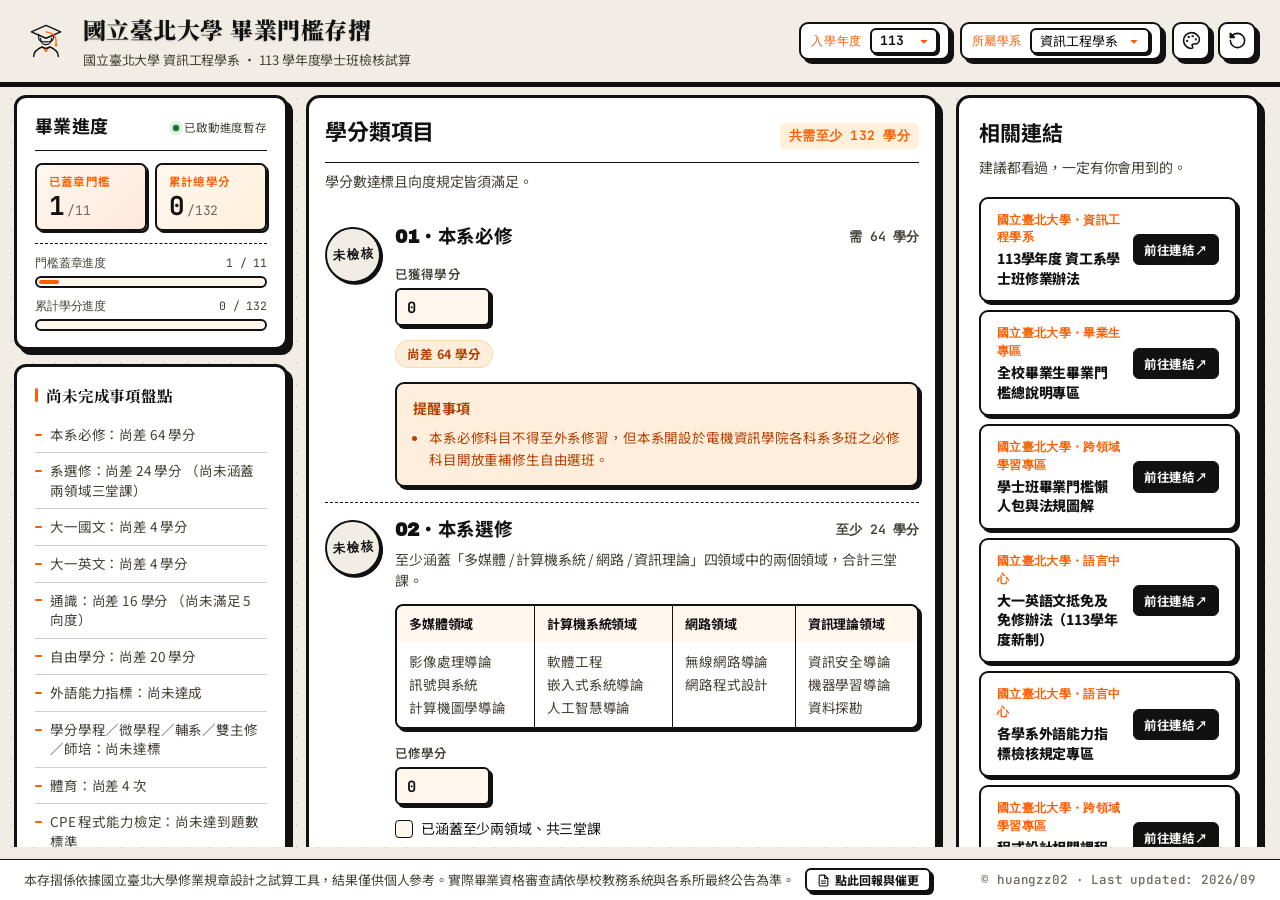
<file: index.html>
<!DOCTYPE html>
<html lang="zh-Hant" data-theme="brutal">
<head>
  <meta charset="UTF-8">
  <meta name="viewport" content="width=device-width, initial-scale=1.0">
  <title>畢業門檻存摺 · 國立臺北大學</title>
  <link rel="preconnect" href="https://fonts.googleapis.com">
  <link href="https://fonts.googleapis.com/css2?family=Playfair+Display:ital,wght@0,600;0,800;1,600&family=Archivo+Black&family=Rajdhani:wght@600;700&family=JetBrains+Mono:wght@400;600;700&family=Baloo+2:wght@700;800&family=Noto+Sans+TC:wght@400;500;700;900&family=Noto+Serif+TC:wght@500;700;900&display=swap" rel="stylesheet">
  
  <!-- 模組化樣式表 -->
  <link rel="stylesheet" href="css/base.css">
  <link rel="stylesheet" href="css/layout.css">
  <link rel="stylesheet" href="css/passbook.css">
  <link rel="stylesheet" href="css/ledger.css">
  <link rel="stylesheet" href="css/inspector.css">
</head>
<body class="brutal">
  <!-- 全域主題背景特效層與切換提示 -->
  <div class="bgfx" id="bgfx"></div>

  <!-- 頂部全寬學籍與操作列 -->
  <header class="top-header">
    <div class="top-header-inner">
      <div class="brand-section">
        <div class="brand-emblem" aria-hidden="true">
          <svg class="brand-logo-svg" width="46" height="46" viewBox="0 0 48 48" fill="none" xmlns="http://www.w3.org/2000/svg">
            <!-- 學士帽菱形頂盤 (Mortarboard Crown) -->
            <path d="M24 7L40 14L24 21L8 14Z" stroke="currentColor" stroke-width="1.6" stroke-linejoin="round"/>
            <!-- 帽身底座 (Cap Band) -->
            <path d="M16 16.8V21C16 23.5 19.6 25 24 25C28.4 25 32 23.5 32 21V16.8" stroke="currentColor" stroke-width="1.3" stroke-linecap="round"/>
            <!-- 帽穗與流蘇金珠 (Tassel & Bead) -->
            <path d="M24 14C30 15 35 18 35 23V27" stroke="var(--gold)" stroke-width="1.3" stroke-linecap="round" stroke-linejoin="round"/>
            <circle cx="35" cy="28.5" r="1.3" fill="var(--gold)"/>
            <!-- 人物面部與下顎輪廓 (Face Silhouette) -->
            <path d="M18 21C18 25.5 20.5 28 24 28C27.5 28 30 25.5 30 21" stroke="currentColor" stroke-width="1.2" stroke-linecap="round"/>
            <!-- 學位袍 V 領肩巾 (Academic Stole) -->
            <path d="M20.5 30.5L24 35.5L27.5 30.5" stroke="var(--gold)" stroke-width="1.3" stroke-linecap="round" stroke-linejoin="round"/>
            <!-- 人物肩膀與學位袍身軀 (Graduate Robe Shoulders) -->
            <path d="M10.5 41C10.5 35.2 16 32 19.5 30.5L24 32.2L28.5 30.5C32 32 37.5 35.2 37.5 41" stroke="currentColor" stroke-width="1.6" stroke-linecap="round" stroke-linejoin="round"/>
          </svg>
        </div>
        <div class="brand-text-block">
          <h1 class="brand-title">國立臺北大學 畢業門檻存摺</h1>
          <p class="brand-sub" id="coverSubTitle">國立臺北大學 資訊工程學系 · 113 學年度學士班檢核試算</p>
        </div>
      </div>

      <!-- 學籍設定與控制 -->
      <div class="profile-controls">
        <div class="profile-chip">
          <span class="profile-chip-label">入學年度</span>
          <select id="entryYear" class="profile-select">
            <option value="113" selected>113</option>
          </select>
        </div>

        <div class="profile-chip">
          <span class="profile-chip-label">所屬學系</span>
          <select id="deptSelect" class="profile-select">
            <!-- 由 js/app.js 動態注入 6 大學院學系階層 -->
          </select>
        </div>

        <div class="header-actions">
          <!-- 風格切換 (調色盤 SVG 與七組風格切換選單) -->
          <div class="theme-menu-wrap">
            <button type="button" class="btn-icon" id="themeToggleBtn" title="切換配色風格">
              <svg width="18" height="18" viewBox="0 0 24 24" fill="none" stroke="currentColor" stroke-width="2" stroke-linecap="round" stroke-linejoin="round">
                <circle cx="13.5" cy="6.5" r=".5" fill="currentColor"></circle>
                <circle cx="17.5" cy="10.5" r=".5" fill="currentColor"></circle>
                <circle cx="8.5" cy="7.5" r=".5" fill="currentColor"></circle>
                <circle cx="6.5" cy="12.5" r=".5" fill="currentColor"></circle>
                <path d="M12 2C6.5 2 2 6.5 2 12s4.5 10 10 10c.926 0 1.648-.746 1.648-1.688 0-.437-.18-.835-.437-1.125-.29-.289-.438-.652-.438-1.125a1.64 1.64 0 0 1 1.668-1.668h1.996c3.051 0 5.563-2.512 5.563-5.563C22 6.5 17.5 2 12 2Z"></path>
              </svg>
            </button>
            <div class="theme-dropdown" id="themeDropdown">
              <button type="button" class="theme-opt" data-theme-val="brutal">
                <span class="theme-opt-label">粗獷</span>
                <div class="theme-dots">
                  <span style="background:#f1ede4"></span>
                  <span style="background:#ffffff"></span>
                  <span style="background:#ff5c00"></span>
                  <span style="background:#ffc700"></span>
                </div>
              </button>
              <button type="button" class="theme-opt" data-theme-val="wabi">
                <span class="theme-opt-label">侘寂</span>
                <div class="theme-dots">
                  <span style="background:#f5f1ea"></span>
                  <span style="background:#fbf8f3"></span>
                  <span style="background:#b5432f"></span>
                  <span style="background:#26231f"></span>
                </div>
              </button>
              <button type="button" class="theme-opt" data-theme-val="glass">
                <span class="theme-opt-label">磨砂</span>
                <div class="theme-dots">
                  <span style="background:#16233b"></span>
                  <span style="background:#ff6ec7"></span>
                  <span style="background:#4facfe"></span>
                  <span style="background:#ffffff"></span>
                </div>
              </button>
              <button type="button" class="theme-opt" data-theme-val="emboss">
                <span class="theme-opt-label">浮雕</span>
                <div class="theme-dots">
                  <span style="background:#e3e8f0"></span>
                  <span style="background:#c2c9d6"></span>
                  <span style="background:#6c63ff"></span>
                  <span style="background:#4a5568"></span>
                </div>
              </button>
              <button type="button" class="theme-opt" data-theme-val="dream">
                <span class="theme-opt-label">夢核</span>
                <div class="theme-dots">
                  <span style="background:#ff9ecf"></span>
                  <span style="background:#a18cd1"></span>
                  <span style="background:#ff5fb0"></span>
                  <span style="background:#ffffff"></span>
                </div>
              </button>
              <button type="button" class="theme-opt" data-theme-val="terminal">
                <span class="theme-opt-label">終端</span>
                <div class="theme-dots">
                  <span style="background:#050a06"></span>
                  <span style="background:#1d5c33"></span>
                  <span style="background:#4dff88"></span>
                  <span style="background:#2f9e58"></span>
                </div>
              </button>
              <button type="button" class="theme-opt" data-theme-val="cyber">
                <span class="theme-opt-label">賽博</span>
                <div class="theme-dots">
                  <span style="background:#06070f"></span>
                  <span style="background:#0a0e1c"></span>
                  <span style="background:#00f0ff"></span>
                  <span style="background:#ff2d78"></span>
                </div>
              </button>
            </div>
          </div>

          <!-- 重設清空 (重設箭頭 SVG，實心填色箭頭) -->
          <button type="button" class="btn-icon" id="resetBtn" title="清空所有填寫數值">
            <svg width="19" height="19" viewBox="0 0 24 24" fill="none" stroke="currentColor" stroke-width="2" stroke-linecap="round" stroke-linejoin="round">
              <path d="M3 12a9 9 0 1 0 9-9 9.75 9.75 0 0 0-6.74 2.74L3 8"></path>
              <polygon points="3 3 3 8 8 8" fill="currentColor"></polygon>
            </svg>
          </button>
        </div>
      </div>
    </div>
  </header>

  <!-- 滿版三欄式工作台主體 -->
  <main class="workbench" id="workbenchMain">

    <!-- ==================== 左側常駐 HUD 存摺看板 ==================== -->
    <aside class="hud-column">
      <!-- 存摺小儀表卡 -->
      <div class="passbook-hud-card">
        <div class="hud-header">
          <h2 class="hud-title">畢業進度</h2>
          <div class="hud-save-indicator">
            <span class="save-dot"></span> 已啟動進度暫存
          </div>
        </div>

        <!-- 核心雙數據面板 (緊湊排列) -->
        <div class="hud-stat-grid">
          <div class="hud-stat-cell">
            <div class="hud-label">已蓋章門檻</div>
            <div class="hud-num" id="doneCount">0<span>/11</span></div>
          </div>
          <div class="hud-stat-cell">
            <div class="hud-label">累計總學分</div>
            <div class="hud-num" id="hudCreditText">0<span>/132</span></div>
          </div>
        </div>

        <!-- 雙進度條：蓋章進度條 + 學分進度條 -->
        <div class="hud-meters">
          <!-- 門檻進度條 -->
          <div class="hud-progress-wrap">
            <div class="hud-bar-label">
              <span>門檻蓋章進度</span>
              <span id="stampProgressLabel">0 / 11</span>
            </div>
            <div class="hud-bar">
              <div class="hud-bar-fill stamp-meter-fill" id="stampMeterFill"></div>
            </div>
          </div>

          <!-- 學分進度條 -->
          <div class="hud-progress-wrap">
            <div class="hud-bar-label">
              <span>累計學分進度</span>
              <span id="creditLabel">0 / 132</span>
            </div>
            <div class="hud-bar">
              <div class="hud-bar-fill credit-meter-fill" id="hudMeterFill"></div>
            </div>
          </div>
        </div>
      </div>

      <!-- 左側即時待辦事項卡捲動區 -->
      <div class="gaps-scroll-wrap">
        <div class="gaps-hud-card">
          <h3 class="gaps-header">尚未完成事項盤點</h3>
          <ul class="gaps-list" id="gapsList">
            <!-- 由 calculator.js 即時動態渲染 -->
          </ul>
        </div>
      </div>
    </aside>

    <!-- ==================== 中央主力檢核清單 ==================== -->
    <section class="ledger-column">

      <!-- 學分類項目 -->
      <div class="ledger-group">
        <div class="group-title">
          <span>學分類項目</span>
          <span class="group-req">共需至少 132 學分</span>
        </div>
        <p class="group-note">學分數達標且向度規定皆須滿足。</p>

        <!-- 01 系必修 -->
        <div class="entry" data-rule-id="reqMajor">
          <div class="stamp-slot">
            <div class="stamp" id="stamp-reqMajor">
              <span>未檢核</span>
            </div>
          </div>
          <div>
            <div class="entry-head">
              <h3>01・本系必修</h3>
              <span class="entry-req">需 64 學分</span>
            </div>

            <div class="entry-controls">
              <div class="field">
                <label for="majorRequired">已獲得學分</label>
                <input type="number" id="majorRequired" min="0" max="150" value="0">
              </div>
            </div>
            <div class="entry-footer">
              <div class="entry-status no" id="status-reqMajor">尚差 64 學分</div>
            </div>
            <div class="entry-pitfalls inspector-pitfalls">
              <h4 class="entry-pitfalls-title inspector-pitfalls-title">提醒事項</h4>
              <ul>
                <li>本系必修科目不得至外系修習，但本系開設於電機資訊學院各科系多班之必修科目開放重補修生自由選班。</li>
              </ul>
            </div>
          </div>
        </div>

        <!-- 02 系選修 -->
        <div class="entry" data-rule-id="elective">
          <div class="stamp-slot">
            <div class="stamp" id="stamp-elective">
              <span>未檢核</span>
            </div>
          </div>
          <div>
            <div class="entry-head">
              <h3>02・本系選修</h3>
              <span class="entry-req" id="electiveReq">至少 24 學分</span>
            </div>
            <p class="entry-desc">至少涵蓋「多媒體 / 計算機系統 / 網路 / 資訊理論」四領域中的兩個領域，合計三堂課。</p>
            <div class="domain-table-wrap">
              <table class="domain-table">
                <thead>
                  <tr>
                    <th scope="col">多媒體領域</th>
                    <th scope="col">計算機系統領域</th>
                    <th scope="col">網路領域</th>
                    <th scope="col">資訊理論領域</th>
                  </tr>
                </thead>
                <tbody>
                  <tr>
                    <td><span>影像處理導論</span><span>訊號與系統</span><span>計算機圖學導論</span></td>
                    <td><span>軟體工程</span><span>嵌入式系統導論</span><span>人工智慧導論</span></td>
                    <td><span>無線網路導論</span><span>網路程式設計</span></td>
                    <td><span>資訊安全導論</span><span>機器學習導論</span><span>資料探勘</span></td>
                  </tr>
                </tbody>
              </table>
            </div>
            <div class="entry-controls">
              <div class="field">
                <label for="electiveCredits">已修學分</label>
                <input type="number" id="electiveCredits" min="0" max="100" value="0">
              </div>
            </div>
            <label class="checkline">
              <input type="checkbox" id="electiveDomains">
              <span>已涵蓋至少兩領域、共三堂課</span>
            </label>
            <div class="entry-footer">
              <div class="entry-status no" id="status-elective">尚未達成</div>
            </div>
            <div class="entry-pitfalls inspector-pitfalls">
              <h4 class="entry-pitfalls-title inspector-pitfalls-title">提醒事項</h4>
              <ul>
                <li>修習外系同名／內容相似之本系選修，若本系外系皆修，外系將不採計；若僅修外系，則可採計為「自由學分」。內容相似與否由開課老師認定。</li>
              </ul>
            </div>
          </div>
        </div>

        <!-- 03 大一國文 -->
        <div class="entry" data-rule-id="chinese">
          <div class="stamp-slot">
            <div class="stamp" id="stamp-chinese">
              <span>未檢核</span>
            </div>
          </div>
          <div>
            <div class="entry-head">
              <h3>03・大一國文</h3>
              <span class="entry-req">需 4 學分</span>
            </div>
            <div class="entry-controls">
              <div class="field">
                <label for="chineseCredits">已修學分</label>
                <input type="number" id="chineseCredits" min="0" max="4" value="0">
              </div>
            </div>
            <div class="entry-footer">
              <div class="entry-status no" id="status-chinese">尚未達成</div>
            </div>
          </div>
        </div>

        <!-- 04 大一英文 -->
        <div class="entry" data-rule-id="english">
          <div class="stamp-slot">
            <div class="stamp" id="stamp-english">
              <span>未檢核</span>
            </div>
          </div>
          <div>
            <div class="entry-head">
              <h3>04・大一英文</h3>
              <span class="entry-req" id="englishReq">需 4 學分</span>
            </div>
            <div class="entry-controls english-controls">
              <div class="field">
                <label for="englishStatus">方案</label>
                <select id="englishStatus">
                  <option value="take">正常修課</option>
                  <option value="exempt">免修</option>
                  <option value="transfer">抵免</option>
                </select>
              </div>
              <div id="englishStatusNote" class="hint-box" style="display:none; margin-top:2px;"></div>
              <div class="field">
                <label for="englishCredits">已修學分</label>
                <input type="number" id="englishCredits" min="0" max="4" value="0">
              </div>
            </div>
            <div class="entry-footer">
              <div class="entry-status no" id="status-english">尚未達成</div>
            </div>
            <div class="entry-pitfalls inspector-pitfalls english-pitfalls">
              <h4 class="entry-pitfalls-title inspector-pitfalls-title">提醒事項</h4>
              <ul>
                <li>免修／抵免規則請查詢語言中心資訊。</li>
              </ul>
            </div>
          </div>
        </div>

        <!-- 05 通識 -->
        <div class="entry" data-rule-id="genEd">
          <div class="stamp-slot">
            <div class="stamp" id="stamp-genEd">
              <span>未檢核</span>
            </div>
          </div>
          <div>
            <div class="entry-head">
              <h3>05・通識</h3>
              <span class="entry-req">需 16 學分</span>
            </div>
            <p class="entry-desc">需修滿 16 學分，且須至少涵蓋 5 個向度。</p>

            <div class="entry-controls">
              <div class="field">
                <label for="genEdCredits">已修學分</label>
                <input type="number" id="genEdCredits" min="0" max="40" value="0">
              </div>
            </div>
            <label class="checkline">
              <input type="checkbox" id="genEdDomains">
              <span>已涵蓋至少 5 個通識向度</span>
            </label>
            <div class="entry-footer">
              <div class="entry-status no" id="status-genEd">尚未達成</div>
            </div>
            <div class="entry-pitfalls inspector-pitfalls">
              <h4 class="entry-pitfalls-title inspector-pitfalls-title">提醒事項</h4>
              <ul>
                <li>超修通識不計入畢業學分。</li>
              </ul>
            </div>
          </div>
        </div>

        <!-- 06 自由學分 -->
        <div class="entry" data-rule-id="free">
          <div class="stamp-slot">
            <div class="stamp" id="stamp-free">
              <span>未檢核</span>
            </div>
          </div>
          <div>
            <div class="entry-head">
              <h3>06・自由學分</h3>
              <span class="entry-req" id="freeReq">至多 20 學分</span>
            </div>
            <p class="entry-desc">外系學分、共同選修（≤6 學分）等。</p>
            <div class="entry-controls">
              <div class="field">
                <label for="freeCredits">已修學分</label>
                <input type="number" id="freeCredits" min="0" max="100" value="0">
              </div>
            </div>
            <div class="entry-footer">
              <div class="entry-status no" id="status-free">尚未達成</div>
            </div>
            <div class="entry-pitfalls inspector-pitfalls">
              <h4 class="entry-pitfalls-title inspector-pitfalls-title">提醒事項</h4>
              <ul>
                <li>採計來源：外系各學系開設之必修與選修課程、微學程或學分學程中的外系科目。或是全校性共同選修課程（可至全校課程查詢系統查詢，系所滑到最底下可以看到），採計上限最多不得超過 6 學分。</li>
                <li>修習外系課程時，若課程名稱與本系必選修相同且已採計本系者，外系課程不予重複採計為自由學分。</li>
                <li>因至少總共僅需132學分，本系選修修超過24學分越多，自由學分需求會越低。</li>
                <li>大一英文「免修」者未獲學分，自由學分上限會從 20 提升至 24 學分。</li>
                <li>修畢輔系或雙主修規定之學分，超過之學分可算為自由學分（算在外系學分）。且放棄輔系或雙主修時，其已修及格之學分經申請核准後始可轉列自由學分。</li>
              </ul>
            </div>
          </div>
        </div>
      </div>

      <!-- 非學分類項目 -->
      <div class="ledger-group">
        <div class="group-title">
          <span>非學分類</span>
          <span class="group-req">畢業必要條件</span>
        </div>
        <p class="group-note">不計入 132 學分，但同樣是畢業必要條件。</p>

        <!-- 07 外語能力指標檢核 -->
        <div class="entry" data-rule-id="lang">
          <div class="stamp-slot">
            <div class="stamp" id="stamp-lang">
              <span>未檢核</span>
            </div>
          </div>
          <div>
            <div class="entry-head">
                <h3>07・外語能力指標檢核</h3>
                <span class="entry-req">三擇一</span>
            </div>
            <div class="entry-controls">
            <div class="field">
                <label for="langPath">選擇路徑</label>
                <select id="langPath">
                <option value="none">尚未選擇</option>
                <option value="course">課程類</option>
                <option value="english_test">英語檢定類</option>
                <option value="foreign_test">外語檢定類</option>
                </select>
            </div>
            </div>

            <!-- 1. 課程類 -->
            <div id="langCourseBox" style="display:none; margin-top:14px;">
            <div class="domain-table-wrap">
                <table class="domain-table lang-table">
                <thead>
                    <tr><th scope="col">類別</th><th scope="col">課程項目</th><th scope="col">修課標準</th></tr>
                </thead>
                <tbody>
                    <tr>
                    <th scope="row" rowspan="2">英語</th>
                    <td>EMI 專業課程</td>
                    <td>修習所屬院或系指定之英語授課專業 (EMI) 課程至少 2 門（4 學分以上）（修習院指定課程應加會院核章）。</td>
                    </tr>
                    <tr>
                    <td>語言中心英語課程</td>
                    <td>修習通過語言中心進階英文（A-EGP）、專業英文（ESP）、學術英文（EAP）、專業學術英文（ESAP）課程（4 學分）。</td>
                    </tr>
                    <tr>
                    <th scope="row">外語</th>
                    <td>非英語之同語言外語課程</td>
                    <td>非英語之同語言外語課程 4 學分，且修習課程程度相當於語言中心開設之（三）及（四）。</td>
                    </tr>
                </tbody>
                </table>
            </div>
            <label class="checkline">
                <input type="checkbox" id="langCourseDone">
                <span>已修畢上述課程</span>
            </label>
            </div>

            <!-- 2. 英語檢定類 -->
            <div id="langEnglishBox" style="display:none; margin-top:14px;">
            <div class="domain-table-wrap">
                <table class="domain-table lang-table">
                <thead>
                    <tr><th scope="col">檢定項目</th><th scope="col">通過標準（符合任一項）</th></tr>
                </thead>
                <tbody>
                    <tr><th scope="row">全民英語能力分級檢定測驗（GEPT）</th><td>中高級初試。</td></tr>
                    <tr><th scope="row">多益測驗（TOEIC）</th><td>聽讀總分 600 分（含）以上，或口說 120 分（含）以上，或寫作 120 分（含）以上。</td></tr>
                    <tr><th scope="row">紙筆托福測驗（ITP）</th><td>480 分（含）以上。</td></tr>
                    <tr><th scope="row">網路托福測驗（IBT）</th><td>50 分（含）以上。</td></tr>
                    <tr><th scope="row">國際英語測驗（IELTS）</th><td>4.5 級（含）以上。</td></tr>
                    <tr><th scope="row">培力英語能力檢定測驗（BESTEP）</th><td>口說／寫作／聽讀二項任一項 230 分（含）以上，或聽及讀兩項各 70 分（含）以上。</td></tr>
                    <tr><th scope="row">劍橋大學英語能力認證分級測驗<br>(Cambridge Main Suite)</th><td>Preliminary English Test (PET)（含）以上。</td></tr>
                    <tr><th scope="row">劍橋領思-職場英語<br>(Linguaskill Business)</th><td>口說／寫作二項任一項 140 分（含）以上，或聽及讀兩項各 140 分（含）以上。</td></tr>
                </tbody>
                </table>
            </div>
            <label class="checkline">
                <input type="checkbox" id="langEnglishDone">
                <span>已達成上述標準</span>
            </label>
            </div>

            <!-- 3. 外語檢定類 -->
            <div id="langForeignBox" style="display:none; margin-top:14px;">
            <div class="domain-table-wrap">
                <table class="domain-table lang-table">
                <thead>
                    <tr><th scope="col">語言／檢定項目</th><th scope="col">通過標準（符合任一項）</th></tr>
                </thead>
                <tbody>
                    <tr><th scope="row">歌德學院德語文測驗（GOETHEZERTIFIKAT）</th><td>B1（含）以上。</td></tr>
                    <tr><th scope="row">日本語能力試驗（JLPT）</th><td>N3（含）以上。</td></tr>
                    <tr><th scope="row">韓國語文能力測驗（TOPIK）</th><td>3 級（含）以上。</td></tr>
                    <tr><th scope="row">法語鑑定文憑（DEL）</th><td>B1（含）以上。</td></tr>
                    <tr><th scope="row">西班牙語檢定考試（DELE）</th><td>B1（含）以上。</td></tr>
                    <tr><th scope="row">國際越南語認證（iVPT）</th><td>B 級中級 240–319 分（含）以上。</td></tr>
                </tbody>
                </table>
            </div>
            <label class="checkline">
                <input type="checkbox" id="langForeignDone">
                <span>已達成上述標準</span>
            </label>
            </div>

            <div class="entry-footer">
              <div class="entry-status no" id="status-lang">尚未達成</div>
            </div>
            <div class="entry-pitfalls inspector-pitfalls">
              <h4 class="entry-pitfalls-title inspector-pitfalls-title">提醒事項</h4>
              <ul>
                <li>通過外部英檢後，記得至語言中心下載申請書並繳回語言中心登錄。</li>
              </ul>
            </div>
          </div>
        </div>

        <!-- 08 校定程式設計能力 -->
        <div class="entry" data-rule-id="programming">
          <div class="stamp-slot">
            <div class="stamp active" id="stamp-programming">
              <span>合格</span>
            </div>
          </div>
          <div>
            <div class="entry-head">
              <h3>08・校定程式設計能力</h3>
              <span class="entry-req">資工系默認通過</span>
            </div>
            <div class="entry-footer">
              <div class="entry-status ok">已達成</div>
            </div>
            <div class="entry-pitfalls inspector-pitfalls">
              <h4 class="entry-pitfalls-title inspector-pitfalls-title">提醒事項</h4>
              <ul>
                <li>需修習過校方列出之程式設計相關課程，或考取相關證照並填妥認證申請表。</li>                
                <li>默認通過是因為校方相關課程內涵蓋資工系必修，修過必修自然通過。</li>
              </ul>
            </div>
          </div>
        </div>

        <!-- 09 學分學程／微學程／輔系／雙主修／師培 -->
        <div class="entry" data-rule-id="program">
          <div class="stamp-slot">
            <div class="stamp" id="stamp-program">
              <span>未檢核</span>
            </div>
          </div>
          <div>
            <div class="entry-head">
              <h3>09・學分學程／微學程／輔系／雙主修／師培</h3>
              <span class="entry-req">六擇一</span>
            </div>
            <p class="entry-desc">學分學程／微學程證書中的外系學分可算入自由學分。</p>
            <div class="entry-controls">
              <div class="field">
                <label for="programChoice">選擇項目</label>
                <select id="programChoice">
                  <option value="none">尚未選擇</option>
                  <option value="credit_program">學分學程 ≥ 15</option>
                  <option value="micro_cross">跨領域微學程 ≥ 8</option>
                  <option value="micro_single">單一領域微學程 ≥ 8</option>
                  <option value="minor">輔系 ≥ 20</option>
                  <option value="double_major">雙主修  ≥ 40</option>
                  <option value="teacher_prep">師培課程</option>
                </select>
              </div>
            </div>
            <div id="programSingleWarn" class="hint-box" style="display:none;">
              單一領域微學程限「非本系」學生修讀，資工系學生不得修讀資工系自己開的「程式設計學士微學程」，但可修其他系所的單一領域微學程。
            </div>
            <div id="programCertificateBox" style="display:none;">
              <label class="checkline">
                <input type="checkbox" id="programCertificateDone">
                <span id="programCompletionLabel">已申請並獲得證書</span>
              </label>
            </div>
            <div class="entry-footer">
              <div class="entry-status no" id="status-program">尚未達成</div>
            </div>
            <div class="entry-pitfalls inspector-pitfalls">
              <h4 class="entry-pitfalls-title inspector-pitfalls-title">提醒事項</h4>
              <ul>
                <li>修讀「單一領域微學程」時，不可修讀自己學系開設的微學程。</li>
                <li>學分學程／跨領域微學程／單一領域微學程：自由選擇一種即可，修完所需的課後（可參考學程證書申請系統大致估算哪個證書更容易申請），申請並取得學程證書。（可以先等系上修得差不多時再找缺的外系課程，證書內的課程都會算在畢業學分內，可能包括必修／選修／自由學分）</li>
              </ul>
            </div>
          </div>
        </div>

        <!-- 10 體育 -->
        <div class="entry" data-rule-id="pe">
          <div class="stamp-slot">
            <div class="stamp" id="stamp-pe">
              <span>未檢核</span>
            </div>
          </div>
          <div>
            <div class="entry-head">
              <h3>10・體育</h3>
              <span class="entry-req">無學分，至少修四次</span>
            </div>
            <div class="entry-controls">
              <div class="field">
                <label for="peTimes">已修次數</label>
                <input type="number" id="peTimes" min="0" max="10" value="0">
              </div>
            </div>
            <div class="entry-footer">
              <div class="entry-status no" id="status-pe">尚差 4 次</div>
            </div>
            <div class="entry-pitfalls inspector-pitfalls">
              <h4 class="entry-pitfalls-title inspector-pitfalls-title">提醒事項</h4>
              <ul>
                <li>超修體育不計入畢業學分。</li>
              </ul>
            </div>
          </div>
        </div>

        <!-- 11 CPE -->
        <div class="entry" data-rule-id="cpe">
          <div class="stamp-slot">
            <div class="stamp" id="stamp-cpe">
              <span>未檢核</span>
            </div>
          </div>
          <div>
            <div class="entry-head">
              <h3>11・CPE 大學程式能力檢定</h3>
              <span class="entry-req" id="cpeReq">依年級而定</span>
            </div>
            <div class="entry-controls">
              <div class="field">
                <label for="cpeGrade">目前年級</label>
                <select id="cpeGrade">
                  <option value="low">大一 ～ 大四</option>
                  <option value="g5">大五</option>
                  <option value="g6">大六</option>
                </select>
              </div>
              <div class="field">
                <label id="cpeInputLabel" for="cpeScore">單次考試通過題數</label>
                <input type="number" id="cpeScore" min="0" max="7" value="0">
              </div>
            </div>
            <div class="entry-footer">
              <div class="entry-status no" id="status-cpe">尚未達成</div>
            </div>
          </div>
        </div>

      </div>

    </section>

    <!-- ==================== 右側即時規章佐證檢視器 ==================== -->
    <aside class="inspector-column">
      <div class="inspector-card" id="inspectorCard">
        <!-- 由 js/inspector.js 即時連動渲染 -->
      </div>
    </aside>

  </main>
 
   <!-- ==================== 學系未維護 / 規章資料待收錄介面 ==================== -->
   <section class="unmaintained-view" id="unmaintainedView" style="display: none;">
     <div class="unmaintained-card">
       <div class="unmaintained-badge">
         <svg width="16" height="16" viewBox="0 0 24 24" fill="none" stroke="currentColor" stroke-width="2" stroke-linecap="round" stroke-linejoin="round">
           <circle cx="12" cy="12" r="10"></circle>
           <line x1="12" y1="8" x2="12" y2="12"></line>
           <line x1="12" y1="16" x2="12.01" y2="16"></line>
         </svg>
         <span>學系規章資料待收錄</span>
       </div>

       <h2 class="unmaintained-title" id="unmaintainedTitle">113 學年度 · 法律學系</h2>

        <p class="unmaintained-desc">
          您所選取的學系或入學年度規章資料庫尚未建立。
        </p>

        <div class="unmaintained-info-box">
          <div class="unmaintained-info-item">
            <span class="info-label">目前已開通</span>
            <span class="info-value">113 學年度 · 資訊工程學系</span>
          </div>
          <div class="unmaintained-info-item">
            <span class="info-label">全校共通項目說明</span>
            <span class="info-value">大一國文、大一英文、通識、外語能力指標檢核、校定程式設計能力、學分學程／微學程／輔系／雙主修／師培、體育等校級規定全校適用，惟各學系之專業核心必選修科目與學分數等門檻各異。</span>
          </div>
        </div>

        <div class="unmaintained-actions">
          <button type="button" class="btn-primary-action" id="unmaintainedContactBtn">
            <svg width="18" height="18" viewBox="0 0 24 24" fill="none" stroke="currentColor" stroke-width="2" stroke-linecap="round" stroke-linejoin="round">
              <path d="M14 2H6a2 2 0 0 0-2 2v16a2 2 0 0 0 2 2h12a2 2 0 0 0 2-2V8z"></path>
              <polyline points="14 2 14 8 20 8"></polyline>
              <line x1="16" y1="13" x2="8" y2="13"></line>
              <line x1="16" y1="17" x2="8" y2="17"></line>
              <polyline points="10 9 9 9 8 9"></polyline>
            </svg>
            <span id="unmaintainedContactBtnText">填寫 Google 表單催更</span>
          </button>
        </div>
     </div>
   </section>

  <!-- 全站獨立底部聲明與更新資訊 -->
  <footer class="app-footer">
    <div class="app-footer-inner">
      <div class="footer-disclaimer">
        <span>本存摺係依據國立臺北大學修業規章設計之試算工具，結果僅供個人參考。實際畢業資格審查請依學校教務系統與各系所最終公告為準。</span>
        <button type="button" class="btn-footer-action" id="footerContactBtn" title="填寫 Google 表單（問題回報與學系催更）">
          <svg width="13" height="13" viewBox="0 0 24 24" fill="none" stroke="currentColor" stroke-width="2" stroke-linecap="round" stroke-linejoin="round">
            <path d="M14 2H6a2 2 0 0 0-2 2v16a2 2 0 0 0 2 2h12a2 2 0 0 0 2-2V8z"></path>
            <polyline points="14 2 14 8 20 8"></polyline>
            <line x1="16" y1="13" x2="8" y2="13"></line>
            <line x1="16" y1="17" x2="8" y2="17"></line>
          </svg>
          <span>點此回報與催更</span>
        </button>
      </div>
      <div class="footer-meta">
        © huangzz02 · Last updated: 2026/09
      </div>
    </div>
  </footer>

  <!-- 原生 JavaScript 依序載入 (純 Vanilla JS，直接雙擊即可於瀏覽器運行，免建置工具與伺服器) -->
  <script src="js/data/departments.js"></script>
  <script src="js/data/rules.js"></script>
  <script src="js/state.js"></script>
  <script src="js/calculator.js"></script>
  <script src="js/inspector.js"></script>
  <script src="js/app.js"></script>
</body>
</html>
</file>
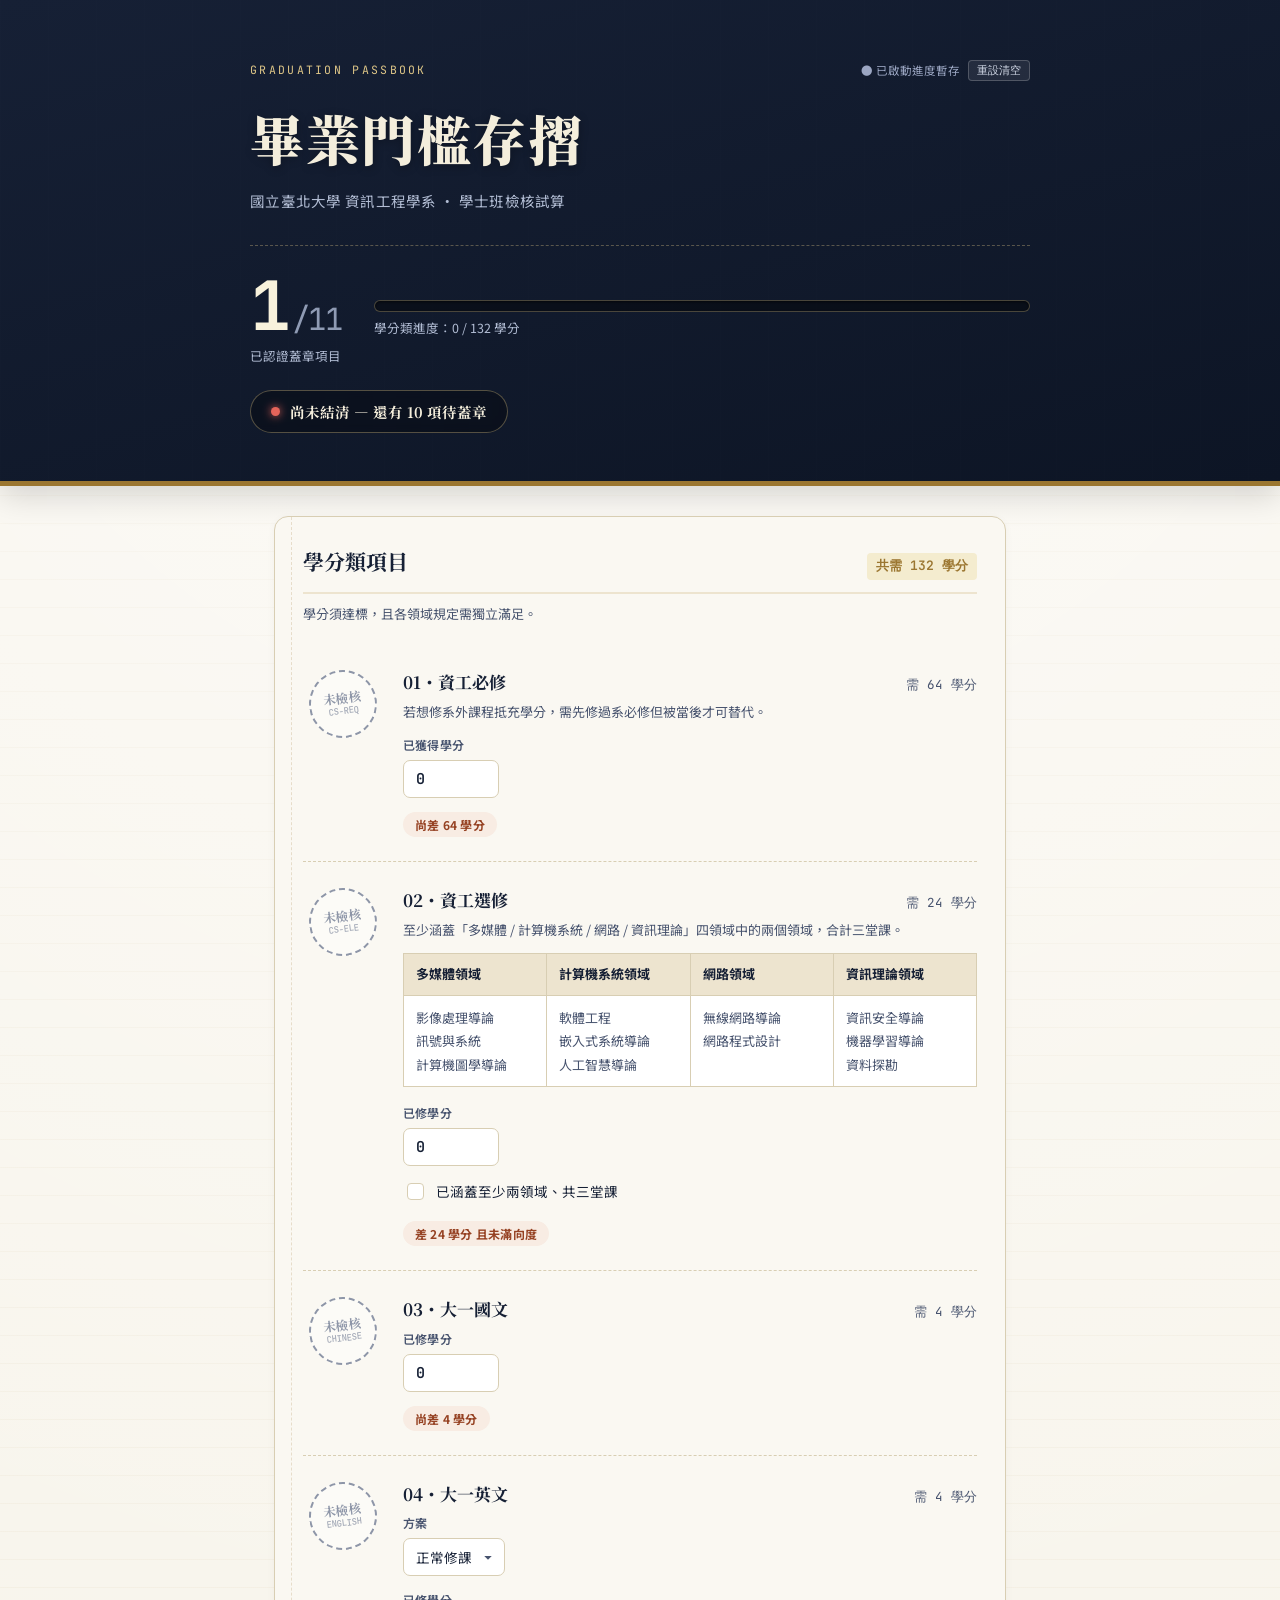
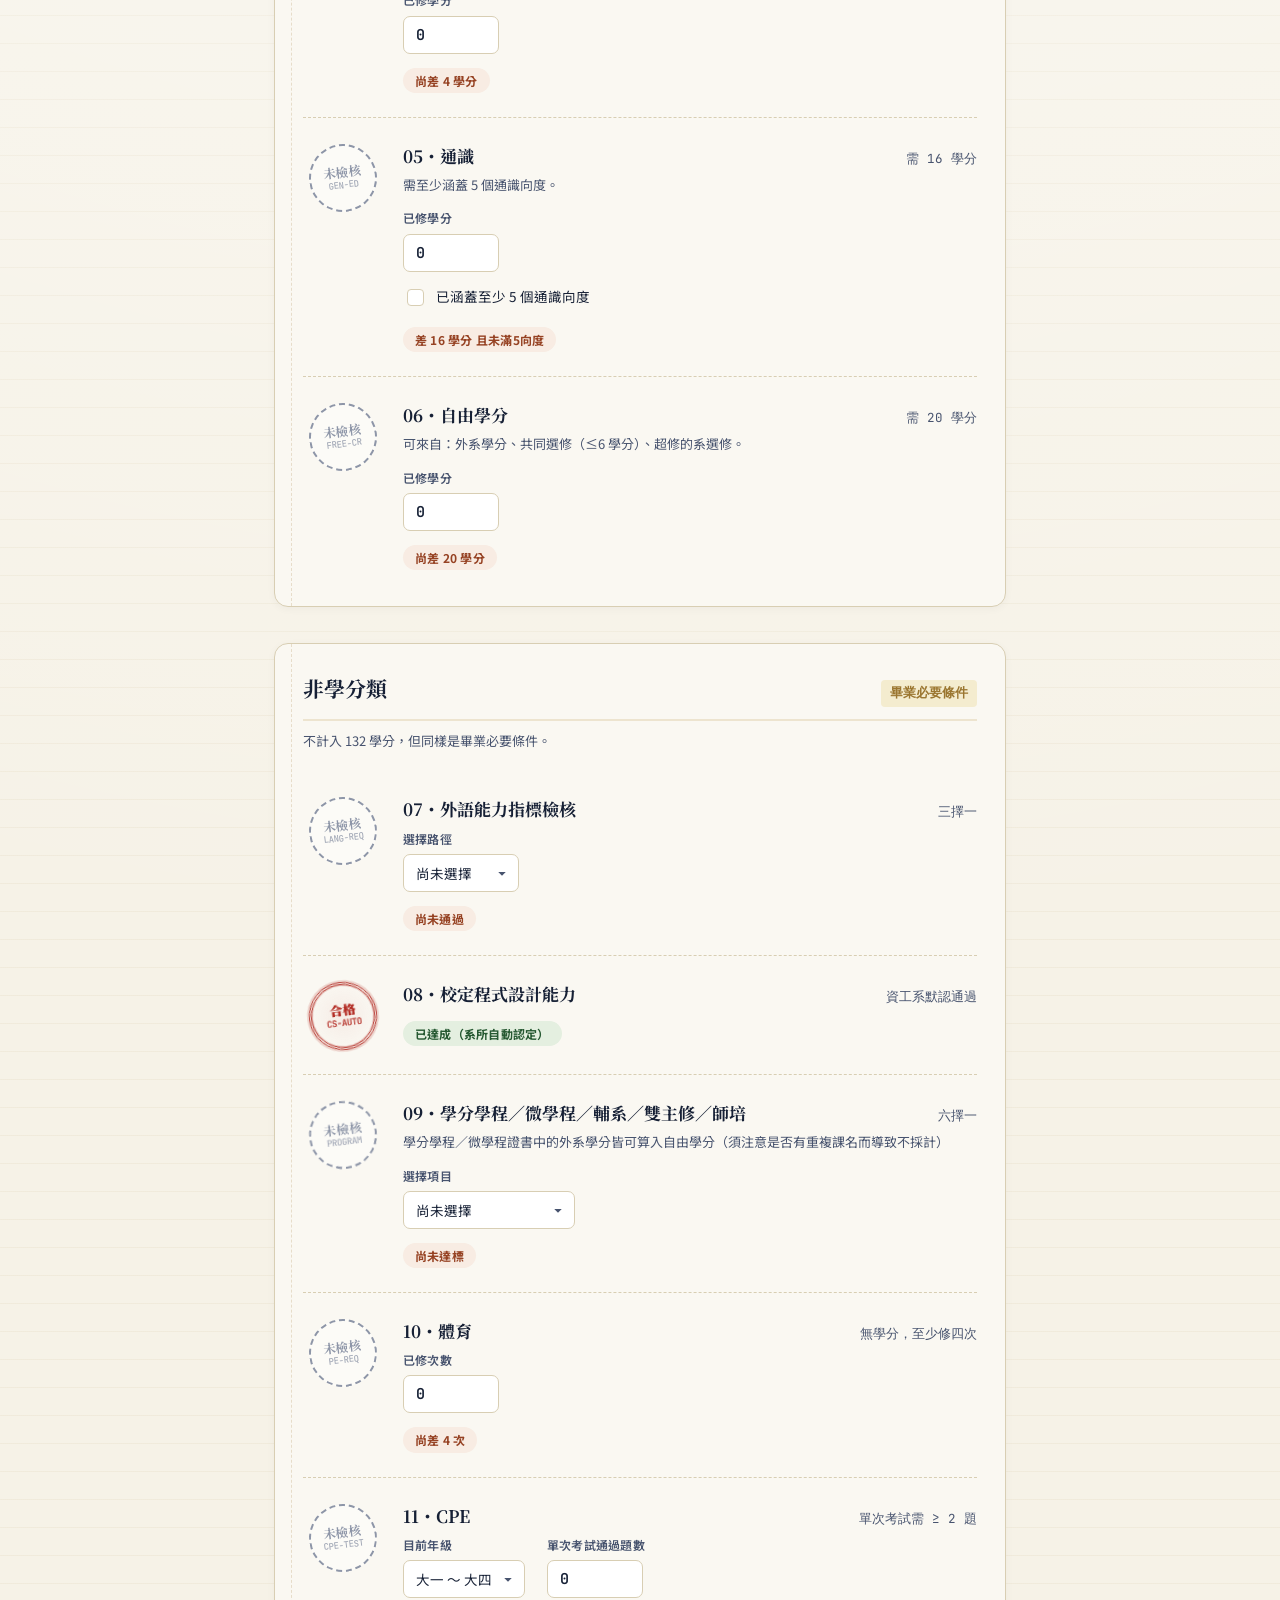
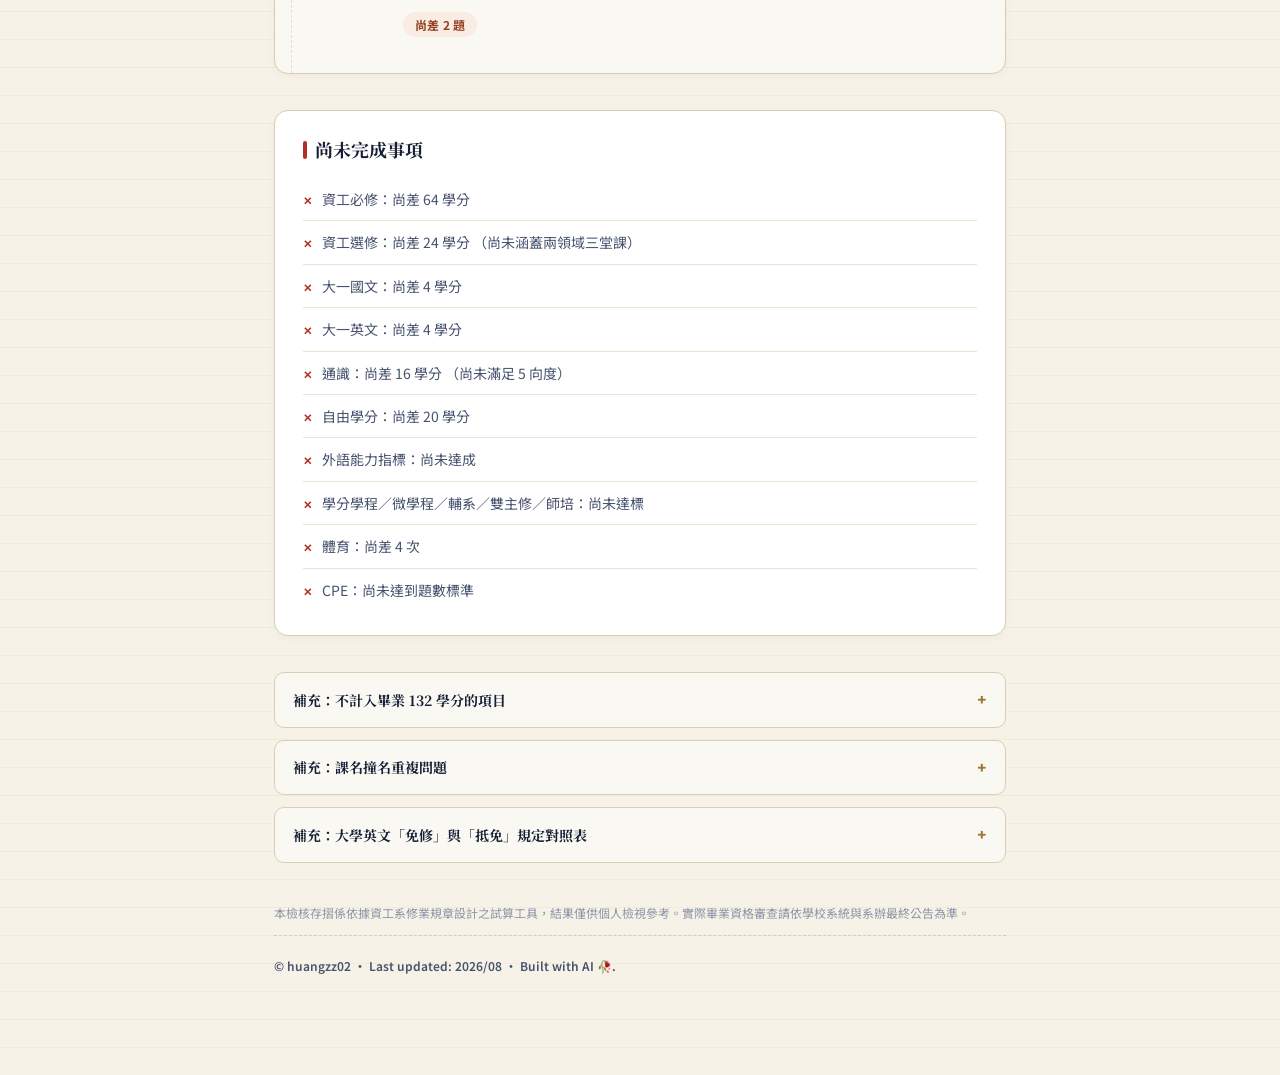
<file: 畢業門檻存摺.html>
<!DOCTYPE html>
<html lang="zh-Hant">
<head>
<meta charset="UTF-8">
<meta name="viewport" content="width=device-width, initial-scale=1.0">
<title>畢業門檻存摺 · 資訊工程學系</title>
<link rel="preconnect" href="https://fonts.googleapis.com">
<link href="https://fonts.googleapis.com/css2?family=JetBrains+Mono:wght@400;600;700&family=Noto+Sans+TC:wght@400;500;600;700&family=Noto+Serif+TC:wght@600;700;900&display=swap" rel="stylesheet">
<style>
  :root {
    --paper: #F6F2E7;
    --paper-card: #FAF8F2;
    --paper-deep: #EDE4CF;
    --line: #D8CEB3;
    --line-subtle: #EBE3D0;
    --ink: #162035;
    --ink-soft: #47536E;
    --ink-faint: #8E96A8;
    --stamp-red: #B32D25;
    --stamp-red-glow: rgba(179, 45, 37, 0.18);
    --gold: #9B7630;
    --gold-light: #F4ECCF;
    --cover-top: #162035;
    --cover-bottom: #0D1525;
    --ok-bg: #E4EFE0;
    --ok-text: #265932;
    --warn-bg: #F8ECE3;
    --warn-text: #964223;
    --shadow-sm: 0 2px 8px rgba(22, 32, 53, 0.04);
  }

  * { box-sizing: border-box; }
  html, body { margin: 0; padding: 0; overflow-x: hidden; }
  body {
    background-color: var(--paper);
    background-image: 
      radial-gradient(circle at 50% 0%, rgba(255,255,255,0.7) 0%, transparent 60%),
      repeating-linear-gradient(0deg, transparent, transparent 27px, var(--line-subtle) 28px);
    color: var(--ink);
    font-family: 'Noto Sans TC', -apple-system, BlinkMacSystemFont, sans-serif;
    line-height: 1.6;
    -webkit-font-smoothing: antialiased;
    padding-bottom: 90px;
  }

  /* ---------- 頂部存摺封面 ---------- */
  .cover {
    background: linear-gradient(165deg, var(--cover-top) 0%, var(--cover-bottom) 100%);
    color: #F4EEDC;
    padding: 60px 24px 48px;
    position: relative;
    overflow: hidden;
    border-bottom: 5px solid var(--gold);
    box-shadow: 0 10px 30px rgba(0,0,0,0.15);
  }
  .cover::before {
    content: "";
    position: absolute;
    inset: 0;
    background-image: 
      radial-gradient(var(--gold) 0.65px, transparent 0.65px),
      linear-gradient(to right, rgba(255,255,255,0.03) 1px, transparent 1px);
    background-size: 24px 24px, 48px 48px;
    opacity: 0.25;
    pointer-events: none;
  }
  .cover-inner { max-width: 780px; margin: 0 auto; position: relative; }
  
  .top-action-bar {
    display: flex;
    justify-content: space-between;
    align-items: center;
    margin-bottom: 14px;
  }
  .cover-eyebrow {
    font-family: 'JetBrains Mono', monospace;
    font-size: 11.5px;
    letter-spacing: .2em;
    text-transform: uppercase;
    color: #DEC687;
    margin: 0;
  }
  .storage-indicator {
    font-size: 11.5px;
    color: #9BA6C2;
    display: flex;
    align-items: center;
    gap: 8px;
  }
  .btn-reset {
    background: rgba(255,255,255,0.08);
    border: 1px solid rgba(255,255,255,0.2);
    color: #D1D8E6;
    border-radius: 4px;
    padding: 2px 8px;
    font-size: 11px;
    cursor: pointer;
    transition: all .2s;
  }
  .btn-reset:hover { background: rgba(255,255,255,0.18); color: #fff; }

  .cover-title {
    font-family: 'Noto Serif TC', serif;
    font-weight: 900;
    font-size: clamp(34px, 6.5vw, 54px);
    margin: 0 0 8px;
    letter-spacing: .03em;
    text-shadow: 0 2px 10px rgba(0,0,0,0.3);
  }
  .cover-sub {
    font-size: 14.5px;
    color: #B2BDD4;
    margin: 0 0 32px;
    letter-spacing: .02em;
  }

  .cover-meter {
    display: grid;
    grid-template-columns: auto 1fr;
    gap: 32px;
    align-items: center;
    border-top: 1px dashed rgba(222, 198, 135, 0.35);
    padding-top: 26px;
  }
  .meter-num {
    font-family: 'JetBrains Mono', monospace;
    font-size: clamp(44px, 9vw, 68px);
    font-weight: 700;
    color: #F8F2DC;
    line-height: 1;
    letter-spacing: -0.02em;
  }
  .meter-num span { font-size: .45em; color: #8F9BB4; font-weight: 400; margin-left: 2px; }
  .meter-label { font-size: 12.5px; color: #B2BDD4; margin-top: 6px; }

  .meter-bar {
    height: 12px;
    border-radius: 999px;
    background: rgba(0, 0, 0, 0.4);
    padding: 2px;
    box-shadow: inset 0 1px 3px rgba(0,0,0,0.6);
    border: 1px solid rgba(222, 198, 135, 0.3);
  }
  .meter-bar-fill {
    height: 100%;
    border-radius: 999px;
    background: linear-gradient(90deg, #9B7630, #E0C16A, #F5DE93);
    width: 0%;
    transition: width .5s cubic-bezier(0.4, 0, 0.2, 1);
    box-shadow: 0 0 10px rgba(224, 193, 106, 0.4);
  }
  
  .verdict {
    margin-top: 24px;
    display: inline-flex;
    align-items: center;
    gap: 10px;
    padding: 9px 20px;
    border-radius: 999px;
    font-family: 'Noto Serif TC', serif;
    font-weight: 700;
    font-size: 14.5px;
    border: 1px solid rgba(222, 198, 135, 0.35);
    background: rgba(0, 0, 0, 0.3);
    backdrop-filter: blur(4px);
    transition: all .3s ease;
  }
  .verdict .dot {
    width: 9px;
    height: 9px;
    border-radius: 50%;
    background: #E5645A;
    box-shadow: 0 0 8px #E5645A;
    transition: background .3s;
  }
  .verdict.pass {
    border-color: #8FD88F;
    background: rgba(46, 117, 56, 0.25);
    color: #E2F5E2;
  }
  .verdict.pass .dot { background: #57D357; box-shadow: 0 0 10px #57D357; }

  /* ---------- 主存摺內頁 (Ledger) ---------- */
  .ledger {
    max-width: 780px;
    margin: -10px auto 0;
    padding: 40px 24px 0;
  }
  .ledger-group {
    background: var(--paper-card);
    border: 1px solid var(--line);
    border-radius: 14px;
    padding: 28px 28px 12px;
    margin-bottom: 36px;
    box-shadow: var(--shadow-sm);
    position: relative;
  }
  .ledger-group::before {
    content: "";
    position: absolute;
    top: 0; left: 16px; bottom: 0;
    border-left: 1px dashed rgba(155, 118, 48, 0.2);
    pointer-events: none;
  }

  .group-title {
    font-family: 'Noto Serif TC', serif;
    font-weight: 700;
    font-size: 21px;
    margin: 0 0 4px;
    display: flex;
    justify-content: space-between;
    align-items: baseline;
    border-bottom: 2px solid var(--paper-deep);
    padding-bottom: 12px;
  }
  .group-title .group-req {
    font-family: 'JetBrains Mono', monospace;
    font-size: 13px;
    color: var(--gold);
    font-weight: 600;
    background: var(--gold-light);
    padding: 3px 9px;
    border-radius: 4px;
  }
  .group-note { font-size: 13px; color: var(--ink-soft); margin: 10px 0 20px; }

  /* ---------- 單條項目 ---------- */
  .entry {
    display: grid;
    grid-template-columns: 80px minmax(0, 1fr);
    gap: 20px;
    padding: 24px 0;
    border-bottom: 1px dashed var(--line);
    align-items: start;
    transition: background-color .2s;
  }
  .entry:last-child { border-bottom: none; }
  .entry > div { min-width: 0; }

  /* 實體印章 */
  .stamp-slot {
    display: flex;
    justify-content: center;
    align-items: center;
    padding-top: 2px;
  }
  .stamp {
    width: 68px;
    height: 68px;
    border-radius: 50%;
    border: 2px dashed var(--ink-faint);
    display: flex;
    flex-direction: column;
    align-items: center;
    justify-content: center;
    text-align: center;
    font-family: 'Noto Serif TC', serif;
    font-weight: 700;
    font-size: 12.5px;
    color: var(--ink-faint);
    transform: rotate(-7deg);
    transition: all .35s cubic-bezier(.34, 1.56, .64, 1);
    line-height: 1.2;
    user-select: none;
    background: rgba(255, 255, 255, 0.4);
  }
  .stamp .stamp-sub { font-size: 9px; font-weight: 500; font-family: 'JetBrains Mono', monospace; opacity: 0.8; }

  @keyframes stampDrop {
    0% { transform: scale(2.2) rotate(15deg); opacity: 0; }
    60% { transform: scale(0.92) rotate(-9deg); opacity: 1; }
    80% { transform: scale(1.04) rotate(-7deg); }
    100% { transform: scale(1) rotate(-7deg); }
  }

  .stamp.active {
    animation: stampDrop .4s ease-out forwards;
    border: 3px double var(--stamp-red);
    color: var(--stamp-red);
    background: radial-gradient(circle, rgba(179,45,37,0.06) 0%, transparent 80%);
    box-shadow: 0 0 0 2px var(--stamp-red-glow), inset 0 0 0 1px rgba(179,45,37,0.25);
    text-shadow: 0.5px 0 0 var(--stamp-red);
  }

  .entry-head {
    display: grid;
    grid-template-columns: minmax(0, 1fr) auto;
    align-items: baseline;
    column-gap: 12px;
    row-gap: 2px;
    margin-bottom: 6px;
  }
  .entry-head h3 {
    font-family: 'Noto Serif TC', serif;
    font-size: 17px;
    margin: 0;
    font-weight: 700;
    color: var(--ink);
    min-width: 0;
  }
  .entry-req {
    font-family: 'JetBrains Mono', monospace;
    font-size: 12.5px;
    color: var(--ink-soft);
    white-space: nowrap;
    text-align: right;
    justify-self: end;
    align-self: baseline;
  }
  .entry-desc {
    font-size: 13px;
    color: var(--ink-soft);
    margin: 0 0 14px;
    line-height: 1.5;
  }

  .domain-table {
    width: 100%;
    border-collapse: collapse;
    margin: 14px 0 16px;
    font-size: 13px;
    table-layout: fixed;
  }
  .domain-table th,
  .domain-table td {
    border: 1px solid var(--line);
    padding: 10px 12px;
    text-align: left;
    vertical-align: top;
  }
  .domain-table th {
    background-color: var(--paper-deep);
    color: var(--ink);
    font-weight: 700;
  }
  .domain-table td {
    background-color: #fff;
    color: var(--ink-soft);
    line-height: 1.8;
  }
  .domain-table td span {
    display: block;
  }

  @media (max-width: 600px) {
    .domain-table-wrap {
      overflow-x: auto;
      width: 100%;
      max-width: 100%;
    }
    .domain-table {
      min-width: 620px;
    }
  }

  @media (max-width: 420px) {
    .top-action-bar {
      align-items: center;
      gap: 10px;
    }
    .cover-eyebrow {
      font-size: 10px;
      letter-spacing: 0.1em;
      flex: 1;
      min-width: 0;
      white-space: nowrap;
      overflow: hidden;
      text-overflow: ellipsis;
    }
    .storage-indicator {
      align-self: flex-end;
      gap: 6px;
      white-space: nowrap;
      font-size: 10.5px;
    }
    .storage-indicator span {
      white-space: nowrap;
    }
    .btn-reset {
      white-space: nowrap;
      padding: 2px 7px;
      font-size: 10px;
      line-height: 1.2;
      flex-shrink: 0;
    }
  }

  @media (max-width: 360px) {
    .entry-head {
      column-gap: 8px;
    }
    .entry-head h3 {
      font-size: 16px;
    }
    .entry-req {
      font-size: 11.5px;
    }
    .storage-indicator {
      gap: 5px;
      font-size: 10px;
    }
    .btn-reset {
      padding: 2px 6px;
      font-size: 9.5px;
    }
  }

  .entry-controls {
    display: flex;
    flex-wrap: wrap;
    gap: 14px 22px;
    align-items: center;
  }
  .english-controls {
    flex-direction: column;
    align-items: flex-start;
  }

  .field {
    display: flex;
    flex-direction: column;
    gap: 6px;
  }
  .field label {
    font-size: 12px;
    font-weight: 600;
    color: var(--ink-soft);
    letter-spacing: .02em;
  }
  .field input[type=number] {
    font-family: 'JetBrains Mono', monospace;
    font-size: 15px;
    font-weight: 600;
    width: 96px;
    padding: 8px 12px;
    border: 1.5px solid var(--line);
    border-radius: 7px;
    background: #fff;
    color: var(--ink);
    outline: none;
    transition: border-color .2s, box-shadow .2s;
  }
  .field input[type=number]:focus {
    border-color: var(--gold);
    box-shadow: 0 0 0 3px rgba(155, 118, 48, 0.15);
  }
  .field input[type=number]:disabled {
    background: var(--paper-deep);
    color: var(--ink-faint);
    cursor: not-allowed;
  }


  .field select {
    font-family: 'Noto Sans TC', sans-serif;
    font-size: 13.5px;
    max-width: 100%;
    padding: 8px 32px 8px 12px;
    border: 1.5px solid var(--line);
    border-radius: 7px;
    background: #fff url("data:image/svg+xml,%3Csvg xmlns='http://www.w3.org/2000/svg' width='12' height='12' fill='%2347536E' viewBox='0 0 16 16'%3E%3Cpath d='M8 11.5l-5-5h10l-5 5z'/%3E%3C/svg%3E") no-repeat calc(100% - 10px) center;
    color: var(--ink);
    outline: none;
    appearance: none;
    cursor: pointer;
    transition: border-color .2s, box-shadow .2s;
  }
  .field select:focus {
    border-color: var(--gold);
    box-shadow: 0 0 0 3px rgba(155, 118, 48, 0.15);
  }
  .lang-course-field {
    width: 100%;
    min-width: 0;
  }
  .lang-course-field select { width: 100%; }

  .checkline {
    display: inline-flex;
    align-items: center;
    gap: 9px;
    font-size: 13.5px;
    cursor: pointer;
    user-select: none;
    padding: 4px 0;
    color: var(--ink);
  }
  .checkline input[type=checkbox] {
    appearance: none;
    width: 17px;
    height: 17px;
    border: 1.5px solid var(--line);
    border-radius: 4px;
    background: #fff;
    cursor: pointer;
    display: inline-grid;
    place-content: center;
    transition: all .2s;
  }
  .checkline input[type=checkbox]:checked {
    background-color: var(--stamp-red);
    border-color: var(--stamp-red);
  }
  .checkline input[type=checkbox]::before {
    content: "";
    width: 8px;
    height: 8px;
    transform: scale(0);
    transition: 120ms transform ease-in-out;
    box-shadow: inset 1em 1em #fff;
    clip-path: polygon(14% 44%, 0 65%, 50% 100%, 100% 16%, 80% 0%, 43% 62%);
  }
  .checkline input[type=checkbox]:checked::before { transform: scale(1); }

  .entry-footer {
    display: flex;
    justify-content: space-between;
    align-items: center;
    margin-top: 14px;
  }
  .entry-status {
    font-size: 12px;
    font-weight: 700;
    padding: 3px 12px;
    border-radius: 999px;
    display: inline-flex;
    align-items: center;
    gap: 5px;
    letter-spacing: .02em;
    transition: all .3s ease;
  }
  .entry-status.ok { background: var(--ok-bg); color: var(--ok-text); }
  .entry-status.no { background: var(--warn-bg); color: var(--warn-text); }

  .hint-box {
    margin-top: 12px;
    font-size: 12.5px;
    color: var(--ink-soft);
    background: var(--gold-light);
    border-left: 3.5px solid var(--gold);
    padding: 9px 12px;
    border-radius: 0 6px 6px 0;
    line-height: 1.5;
  }

  /* ---------- 待清項目卡片 ---------- */
  .gaps { margin: 0 0 36px; padding: 0; }
  .gaps-card {
    background: #fff;
    border: 1px solid var(--line);
    border-radius: 14px;
    padding: 24px 28px;
    box-shadow: var(--shadow-sm);
  }
  .gaps-card h3 {
    font-family: 'Noto Serif TC', serif;
    margin: 0 0 14px;
    font-size: 18px;
    color: var(--ink);
    display: flex;
    align-items: center;
    gap: 8px;
  }
  .gaps-card h3::before {
    content: "";
    width: 4px;
    height: 18px;
    background: var(--stamp-red);
    border-radius: 2px;
  }
  .gaps-list { list-style: none; margin: 0; padding: 0; }
  .gaps-list li {
    padding: 10px 0;
    border-bottom: 1px solid var(--line-subtle);
    font-size: 14px;
    display: flex;
    align-items: baseline;
    gap: 10px;
    color: var(--ink-soft);
  }
  .gaps-list li:last-child { border-bottom: none; }
  .gaps-list li:not(.gaps-empty)::before {
    content: "✕";
    font-size: 11px;
    color: var(--stamp-red);
    font-weight: 900;
  }
  .gaps-empty {
    color: var(--ok-text);
    font-size: 15px;
    font-weight: 600;
    padding: 12px 0;
  }

  /* ---------- 補充說明摺疊面板 ---------- */
  .appendix { margin: 0; padding: 0; }
  details.note {
    border: 1px solid var(--line);
    border-radius: 10px;
    background: var(--paper-card);
    margin-bottom: 12px;
    transition: background-color .2s;
  }
  details.note[open] { background: #fff; }
  details.note summary {
    cursor: pointer;
    padding: 14px 18px;
    font-weight: 700;
    font-size: 14px;
    font-family: 'Noto Serif TC', serif;
    list-style: none;
    display: flex;
    justify-content: space-between;
    align-items: center;
  }
  details.note summary::-webkit-details-marker { display: none; }
  details.note summary::after {
    content: "+";
    font-family: 'JetBrains Mono', monospace;
    font-size: 16px;
    color: var(--gold);
  }
  details.note[open] summary::after {
    content: "−";
  }
  .note-body {
    padding: 0 18px 18px;
    font-size: 13.5px;
    color: var(--ink-soft);
    border-top: 1px solid var(--line-subtle);
    margin-top: 4px;
    padding-top: 14px;
  }
  .note-body ol, .note-body ul { margin: 6px 0; padding-left: 22px; }
  .note-body li { margin-bottom: 6px; }

  /* 規則比較表樣式 */
  .rule-table {
    width: 100%;
    border-collapse: collapse;
    margin: 12px 0 16px;
    font-size: 13px;
  }
  .rule-table th, .rule-table td {
    border: 1px solid var(--line);
    padding: 9px 12px;
    text-align: left;
    vertical-align: top;
  }
  .rule-table th {
    background-color: var(--paper-deep);
    color: var(--ink);
    font-weight: 700;
  }
  .rule-table td { background-color: #fff; }
  .rule-sub-title {
    font-weight: 700;
    color: var(--ink);
    margin: 14px 0 6px;
    display: block;
  }

  footer {
    margin: 12px 0 0;
    padding: 20px 0 0;
    font-size: 12px;
    color: var(--ink-faint);
    border-top: 1px dashed var(--line);
    line-height: 1.7;
  }
  .footer-disclaimer {
    margin: 40px 0 0;
    font-size: 12px;
    color: var(--ink-faint);
    line-height: 1.7;
  }
  .footer-meta {
    display: flex;
    flex-wrap: wrap;
    gap: 6px 20px;
    margin-bottom: 8px;
    color: var(--ink-soft);
    font-weight: 600;
  }
  .footer-note {
    margin: 8px 0 0;
  }
</style>
</head>
<body>

<div class="cover">
  <div class="cover-inner">
    <div class="top-action-bar">
      <p class="cover-eyebrow">GRADUATION PASSBOOK</p>
      <div class="storage-indicator">
        <span>● 已啟動進度暫存</span>
        <button type="button" class="btn-reset" id="resetBtn" title="清空所有填寫數值">重設清空</button>
      </div>
    </div>
    <h1 class="cover-title">畢業門檻存摺</h1>
    <p class="cover-sub">國立臺北大學 資訊工程學系 · 學士班檢核試算</p>
    
    <div class="cover-meter">
      <div>
        <div class="meter-num" id="doneCount">0<span>/11</span></div>
        <div class="meter-label">已認證蓋章項目</div>
      </div>
      <div>
        <div class="meter-bar"><div class="meter-bar-fill" id="meterFill"></div></div>
        <div class="meter-label" id="creditLabel">學分類進度：0 / 132 學分</div>
      </div>
    </div>
    
    <div>
      <div class="verdict" id="verdict">
        <span class="dot"></span>
        <span id="verdictText">尚未結清 — 尚有項目待結清</span>
      </div>
    </div>
  </div>
</div>

<div class="ledger">

  <!-- 學分類 -->
  <div class="ledger-group">
    <div class="group-title">
      <span>學分類項目</span>
      <span class="group-req">共需 132 學分</span>
    </div>
    <p class="group-note">學分須達標，且各領域規定需獨立滿足。</p>

    <!-- 01 系必修 -->
    <div class="entry">
      <div class="stamp-slot">
        <div class="stamp" id="stamp-reqMajor">
          <span>未檢核</span>
          <span class="stamp-sub">CS-REQ</span>
        </div>
      </div>
      <div>
        <div class="entry-head">
          <h3>01・資工必修</h3>
          <span class="entry-req">需 64 學分</span>
        </div>
        <p class="entry-desc">若想修系外課程抵充學分，需先修過系必修但被當後才可替代。</p>
        <div class="entry-controls">
          <div class="field">
            <label for="majorRequired">已獲得學分</label>
            <input type="number" id="majorRequired" min="0" max="150" value="0">
          </div>
        </div>
        <div class="entry-footer">
          <div class="entry-status no" id="status-reqMajor">尚差 64 學分</div>
        </div>
      </div>
    </div>

    <!-- 02 系選修 -->
    <div class="entry">
      <div class="stamp-slot">
        <div class="stamp" id="stamp-elective">
          <span>未檢核</span>
          <span class="stamp-sub">CS-ELE</span>
        </div>
      </div>
      <div>
        <div class="entry-head">
          <h3>02・資工選修</h3>
          <span class="entry-req">需 24 學分</span>
        </div>
        <p class="entry-desc">至少涵蓋「多媒體 / 計算機系統 / 網路 / 資訊理論」四領域中的兩個領域，合計三堂課。</p>
        <div class="domain-table-wrap">
          <table class="domain-table">
            <thead>
              <tr>
                <th scope="col">多媒體領域</th>
                <th scope="col">計算機系統領域</th>
                <th scope="col">網路領域</th>
                <th scope="col">資訊理論領域</th>
              </tr>
            </thead>
            <tbody>
              <tr>
                <td><span>影像處理導論</span><span>訊號與系統</span><span>計算機圖學導論</span></td>
                <td><span>軟體工程</span><span>嵌入式系統導論</span><span>人工智慧導論</span></td>
                <td><span>無線網路導論</span><span>網路程式設計</span></td>
                <td><span>資訊安全導論</span><span>機器學習導論</span><span>資料探勘</span></td>
              </tr>
            </tbody>
          </table>
        </div>
        <div class="entry-controls">
          <div class="field">
            <label for="electiveCredits">已修學分</label>
            <input type="number" id="electiveCredits" min="0" max="100" value="0">
          </div>
        </div>
        <label class="checkline" style="margin-top: 10px;">
          <input type="checkbox" id="electiveDomains">
          <span>已涵蓋至少兩領域、共三堂課</span>
        </label>
        <div class="entry-footer">
          <div class="entry-status no" id="status-elective">尚未達成</div>
        </div>
      </div>
    </div>

    <!-- 03 大一國文 -->
    <div class="entry">
      <div class="stamp-slot">
        <div class="stamp" id="stamp-chinese">
          <span>未檢核</span>
          <span class="stamp-sub">CHINESE</span>
        </div>
      </div>
      <div>
        <div class="entry-head">
          <h3>03・大一國文</h3>
          <span class="entry-req">需 4 學分</span>
        </div>
        <div class="entry-controls">
          <div class="field">
            <label for="chineseCredits">已修學分</label>
            <input type="number" id="chineseCredits" min="0" max="4" value="0">
          </div>
        </div>
        <div class="entry-footer">
          <div class="entry-status no" id="status-chinese">尚未達成</div>
        </div>
      </div>
    </div>

    <!-- 04 大一英文 -->
    <div class="entry">
      <div class="stamp-slot">
        <div class="stamp" id="stamp-english">
          <span>未檢核</span>
          <span class="stamp-sub">ENGLISH</span>
        </div>
      </div>
      <div>
        <div class="entry-head">
          <h3>04・大一英文</h3>
          <span class="entry-req" id="englishReq">需 4 學分</span>
        </div>
        <div class="entry-controls english-controls">
          <div class="field">
            <label for="englishStatus">方案</label>
            <select id="englishStatus">
              <option value="take">正常修課</option>
              <option value="exempt">免修</option>
              <option value="transfer">抵免</option>
            </select>
          </div>
          <div id="englishStatusNote" class="hint-box" style="display:none; margin-top:2px;"></div>
          <div class="field">
            <label for="englishCredits">已修學分</label>
            <input type="number" id="englishCredits" min="0" max="4" value="0">
          </div>
        </div>
        <div class="entry-footer">
          <div class="entry-status no" id="status-english">尚未達成</div>
        </div>
      </div>
    </div>

    <!-- 05 通識 -->
    <div class="entry">
      <div class="stamp-slot">
        <div class="stamp" id="stamp-genEd">
          <span>未檢核</span>
          <span class="stamp-sub">GEN-ED</span>
        </div>
      </div>
      <div>
        <div class="entry-head">
          <h3>05・通識</h3>
          <span class="entry-req">需 16 學分</span>
        </div>
        <p class="entry-desc">需至少涵蓋 5 個通識向度。</p>
        <div class="entry-controls">
          <div class="field">
            <label for="genEdCredits">已修學分</label>
            <input type="number" id="genEdCredits" min="0" max="40" value="0">
          </div>
        </div>
        <label class="checkline" style="margin-top: 10px;">
          <input type="checkbox" id="genEdDomains">
          <span>已涵蓋至少 5 個通識向度</span>
        </label>
        <div class="entry-footer">
          <div class="entry-status no" id="status-genEd">尚未達成</div>
        </div>
      </div>
    </div>

    <!-- 06 自由學分 -->
    <div class="entry">
      <div class="stamp-slot">
        <div class="stamp" id="stamp-free">
          <span>未檢核</span>
          <span class="stamp-sub">FREE-CR</span>
        </div>
      </div>
      <div>
        <div class="entry-head">
          <h3>06・自由學分</h3>
          <span class="entry-req" id="freeReq">需 20 學分</span>
        </div>
        <p class="entry-desc">可來自：外系學分、共同選修（≤6 學分）、超修的系選修。</p>
        <div class="entry-controls">
          <div class="field">
            <label for="freeCredits">已修學分</label>
            <input type="number" id="freeCredits" min="0" max="100" value="0">
          </div>
        </div>
        <div class="entry-footer">
          <div class="entry-status no" id="status-free">尚未達成</div>
        </div>
      </div>
    </div>
  </div>

  <!-- 非學分類 -->
  <div class="ledger-group">
    <div class="group-title">
      <span>非學分類</span>
      <span class="group-req">畢業必要條件</span>
    </div>
    <p class="group-note">不計入 132 學分，但同樣是畢業必要條件。</p>

    <!-- 07 外語能力指標檢核 -->
    <div class="entry">
      <div class="stamp-slot">
        <div class="stamp" id="stamp-lang">
          <span>未檢核</span>
          <span class="stamp-sub">LANG-REQ</span>
        </div>
      </div>
      <div>
        <div class="entry-head">
          <h3>07・外語能力指標檢核</h3>
          <span class="entry-req">三擇一</span>
        </div>
        <div class="entry-controls">
          <div class="field">
            <label for="langPath">選擇路徑</label>
            <select id="langPath">
              <option value="none">尚未選擇</option>
              <option value="course">課程類</option>
              <option value="english_test">英語檢定類</option>
              <option value="foreign_test">外語檢定類</option>
            </select>
          </div>
        </div>

        <div id="langCourseBox" style="display:none; margin-top:12px;">
          <table class="rule-table lang-table">
            <thead><tr><th>課程類</th><th>修課標準</th></tr></thead>
            <tbody>
              <tr><td>語言中心英語選修課程</td><td>進階英文 A-EGP、專業英文 ESP、學術英文 EAP、專業學術英文 ESAP，共 4 學分。</td></tr>
              <tr><td>非英語外語課程</td><td>需修習同語言（三）（四），共 4 學分。</td></tr>
            </tbody>
          </table>
          <label class="checkline" style="margin-top:8px;">
            <input type="checkbox" id="langCourseDone">
            <span>已修畢上述課程</span>
          </label>
        </div>

        <div id="langEnglishBox" style="display:none; margin-top:12px;">
          <table class="rule-table lang-table">
            <thead><tr><th>檢定項目</th><th>通過標準</th></tr></thead>
            <tbody>
              <tr><td>全民英檢 GEPT</td><td>中高級初試。</td></tr>
              <tr><td>多益測驗 TOEIC</td><td>聽讀總分 600 分（含）以上／口說 120 分（含）以上／寫作 120 分（含）以上，任一項即可。</td></tr>
              <tr><td>紙筆托福 ITP</td><td>480 分（含）以上。</td></tr>
              <tr><td>網路托福 iBT</td><td>50 分（含）以上。</td></tr>
              <tr><td>國際英語測驗 IELTS</td><td>4.5 級（含）以上。</td></tr>
              <tr><td>培力英檢 BESTEP</td><td>口說／寫作任一項 230 分（含）以上，或聽及讀兩項各 70 分（含）以上。</td></tr>
              <tr><td>劍橋大學英語能力測驗</td><td>Cambridge Main Suite: PET（Preliminary English Test）（含）以上。</td></tr>
              <tr><td>劍橋領思 Linguaskill</td><td>口說／寫作任一項 140 分（含）以上，或聽及讀兩項各 140 分（含）以上。</td></tr>
            </tbody>
          </table>
          <label class="checkline" style="margin-top:8px;">
            <input type="checkbox" id="langEnglishDone">
            <span>已達成上述標準</span>
          </label>
        </div>

        <div id="langForeignBox" style="display:none; margin-top:12px;">
          <table class="rule-table lang-table">
            <thead><tr><th>語言／檢定</th><th>通過標準</th></tr></thead>
            <tbody>
              <tr><td>德語｜歌德學院德語文檢定（GOETHE-ZERTIFIKAT）</td><td>B1（含）以上。</td></tr>
              <tr><td>日語｜日本語能力試驗（JLPT）</td><td>N3（含）以上。</td></tr>
              <tr><td>韓語｜韓國語文能力測驗（TOPIK）</td><td>3 級（含）以上。</td></tr>
              <tr><td>法語｜法語鑑定文憑測驗（DELF）</td><td>B1（含）以上。</td></tr>
              <tr><td>西語｜西班牙語檢定考試（DELE）</td><td>B1（含）以上。</td></tr>
              <tr><td>越語｜國際越南語認證（iVPT）</td><td>B 級中級 240–319 分（含）以上。</td></tr>
            </tbody>
          </table>
          <label class="checkline" style="margin-top:8px;">
            <input type="checkbox" id="langForeignDone">
            <span>已達成上述標準</span>
          </label>
        </div>

        <div class="entry-footer">
          <div class="entry-status no" id="status-lang">尚未達成</div>
        </div>
      </div>
    </div>

    <!-- 08 校定程式設計能力 -->
    <div class="entry">
      <div class="stamp-slot">
        <div class="stamp active" id="stamp-programming">
          <span>合格</span>
          <span class="stamp-sub">CS-AUTO</span>
        </div>
      </div>
      <div>
        <div class="entry-head">
          <h3>08・校定程式設計能力</h3>
          <span class="entry-req">資工系默認通過</span>
        </div>
        <div class="entry-footer">
          <div class="entry-status ok">已達成（系所自動認定）</div>
        </div>
      </div>
    </div>

    <!-- 09 學分學程／微學程／輔系／雙主修／師培 -->
    <div class="entry">
      <div class="stamp-slot">
        <div class="stamp" id="stamp-program">
          <span>未檢核</span>
          <span class="stamp-sub">PROGRAM</span>
        </div>
      </div>
      <div>
        <div class="entry-head">
          <h3>09・學分學程／微學程／輔系／雙主修／師培</h3>
          <span class="entry-req">六擇一</span>
        </div>
        <p class="entry-desc">學分學程／微學程證書中的外系學分皆可算入自由學分（須注意是否有重複課名而導致不採計）</p>
        <div class="entry-controls">
          <div class="field">
            <label for="programChoice">選擇項目</label>
            <select id="programChoice">
              <option value="none">尚未選擇</option>
              <option value="credit_program">學分學程 ≥ 15</option>
              <option value="micro_cross">跨領域微學程 ≥ 8</option>
              <option value="micro_single">單一領域微學程 ≥ 8</option>
              <option value="minor">輔系 ≥ 20</option>
              <option value="double_major">雙主修  ≥ 40</option>
              <option value="teacher_prep">師培課程</option>
            </select>
          </div>
          <div class="field" id="programCreditsField">
            <label for="programCredits">已計入學分</label>
            <input type="number" id="programCredits" min="0" max="80" value="0">
          </div>
        </div>
        <div id="programSingleWarn" class="hint-box" style="display:none;">
          單一領域微學程限「非本系」學生修讀，資工系學生不得修讀資工系自己開的「程式設計學士微學程」，但可修其他系所的單一領域微學程。
        </div>
        <div id="programCertificateBox" style="display:none; margin-top:10px;">
          <label class="checkline">
            <input type="checkbox" id="programCertificateDone">
            <span id="programCompletionLabel">已申請並獲得證書</span>
          </label>
        </div>
        <div class="entry-footer">
          <div class="entry-status no" id="status-program">尚未達成</div>
        </div>
      </div>
    </div>

    <!-- 10 體育 -->
    <div class="entry">
      <div class="stamp-slot">
        <div class="stamp" id="stamp-pe">
          <span>未檢核</span>
          <span class="stamp-sub">PE-REQ</span>
        </div>
      </div>
      <div>
        <div class="entry-head">
          <h3>10・體育</h3>
          <span class="entry-req">無學分，至少修四次</span>
        </div>
        <div class="entry-controls">
          <div class="field">
            <label for="peTimes">已修次數</label>
            <input type="number" id="peTimes" min="0" max="10" value="0">
          </div>
        </div>
        <div class="entry-footer">
          <div class="entry-status no" id="status-pe">尚差 4 次</div>
        </div>
      </div>
    </div>

    <!-- 11 CPE -->
    <div class="entry">
      <div class="stamp-slot">
        <div class="stamp" id="stamp-cpe">
          <span>未檢核</span>
          <span class="stamp-sub">CPE-TEST</span>
        </div>
      </div>
      <div>
        <div class="entry-head">
          <h3>11・CPE</h3>
          <span class="entry-req" id="cpeReq">依年級而定</span>
        </div>
        <div class="entry-controls">
          <div class="field">
            <label for="cpeGrade">目前年級</label>
            <select id="cpeGrade">
              <option value="low">大一 ～ 大四</option>
              <option value="g5">大五</option>
              <option value="g6">大六</option>
            </select>
          </div>
          <div class="field">
            <label id="cpeInputLabel" for="cpeScore">單次考試通過題數</label>
            <input type="number" id="cpeScore" min="0" max="7" value="0">
          </div>
        </div>
        <div class="entry-footer">
          <div class="entry-status no" id="status-cpe">尚未達成</div>
        </div>
      </div>
    </div>
  </div>

  <!-- 缺漏盤點卡片 -->
  <div class="gaps">
    <div class="gaps-card">
      <h3>尚未完成事項</h3>
      <ul class="gaps-list" id="gapsList"></ul>
    </div>
  </div>

  <!-- 補充條款與法規 -->
  <div class="appendix">
    <details class="note">
      <summary>補充：不計入畢業 132 學分的項目</summary>
      <div class="note-body">
        <ol>
          <li>超修通識</li>
          <li>超修體育</li>
          <li>軍訓課</li>
          <li>上下學年的課未通過</li>
          <li>重複課名（詳見下方「課名撞名重複問題」）</li>
          <li>共同選修超過 6 學分的部分</li>
          <li>輔系及雙主修學分</li>
        </ol>
      </div>
    </details>

    <details class="note">
      <summary>補充：課名撞名重複問題</summary>
      <div class="note-body">
        <p><strong>本系必修與外系必選修撞名：</strong></p>
        <ul>
          <li>僅修本系必修：採計為「資工必修」。</li>
          <li>僅修外系同名課：若本系未曾修習，不可抵充；若本系必修被當，經核准得採計為「資工必修」。</li>
          <li>兩者皆修：採計本系必修學分為「資工必修」，外系課程不予採計。</li>
        </ul>
        <p><strong>本系選修與外系課程撞名：</strong></p>
        <ul>
          <li>僅修本系選修：採計為「資工選修」。</li>
          <li>僅修外系同名課：採計為「自由學分」。</li>
          <li>兩者皆修：採計本系選修為「資工選修」，外系同名課程不重複採計。</li>
        </ul>
      </div>
    </details>

    <details class="note">
      <summary>補充：大學英文「免修」與「抵免」規定對照表</summary>
      <div class="note-body">
        <table class="rule-table">
          <thead>
            <tr>
              <th style="width:16%;">類別</th>
              <th style="width:24%;">核心說明</th>
              <th style="width:20%;">學分採計</th>
              <th style="width:20%;">自由學分門檻</th>
              <th style="width:20%;">申請方式與期限</th>
            </tr>
          </thead>
          <tbody>
            <tr>
              <td><strong>一般修課</strong></td>
              <td>正常修讀必修課程</td>
              <td>獲得 4 學分</td>
              <td>維持 20 學分</td>
              <td>依常態選課時程修畢</td>
            </tr>
            <tr>
              <td><strong>免修</strong></td>
              <td>不需修讀大學英文課程</td>
              <td><strong>未獲得學分</strong></td>
              <td><strong>需補修 4 學分<br>（門檻升至 24）</strong></td>
              <td>限入學當年度指定期間內：至系所核章後向語言中心申請，或新生分班測驗達標免申請</td>
            </tr>
            <tr>
              <td><strong>抵免</strong></td>
              <td>不需修讀大學英文課程</td>
              <td><strong>直接獲得 4 學分</strong></td>
              <td>維持 20 學分</td>
              <td>限入學當年度指定期間內：持證明直接向語言中心申請，或新生分班測驗達標免申請</td>
            </tr>
          </tbody>
        </table>

        <span class="rule-sub-title">【免修標準（符合其一）】</span>
        <ul>
          <li>全民英語能力分級檢定測驗 (GEPT) 中高級初試</li>
          <li>多益測驗 (TOEIC) 650 分（含）以上</li>
          <li>紙筆托福測驗 (ITP) 490 分（含）以上</li>
          <li>網路托福測驗 (IBT) 70 分（含）以上</li>
          <li>國際英語測驗 (IELTS) 5.5 級（含）以上</li>
        </ul>

        <span class="rule-sub-title">【抵免標準（符合其一）】</span>
        <ul>
          <li>全民英語能力分級檢定測驗 (GEPT) 中高級初複試（含）以上</li>
          <li>多益測驗 (TOEIC) 785 分（含）以上</li>
          <li>紙筆托福測驗 (ITP) 550 分（含）以上</li>
          <li>網路托福測驗 (IBT) 87 分（含）以上</li>
          <li>國際英語測驗 (IELTS) 6 級（含）以上</li>
          <li>大學「指定科目考試」英文 90 分（含）以上</li>
          <li>以英語為母語之外籍生</li>
          <li>在他校已修習課程名稱相同或內容相近之課程</li>
        </ul>
      </div>
    </details>
  </div>

  <div class="footer-disclaimer">
    本檢核存摺係依據資工系修業規章設計之試算工具，結果僅供個人檢視參考。實際畢業資格審查請依學校系統與系辦最終公告為準。
  </div>
  <footer>
    <div class="footer-meta">
      <span>© huangzz02 · Last updated: 2026/08 · Built with AI 🥀.</span>
    </div>
  </footer>
</div>

<script>
const $ = id => document.getElementById(id);

const STORAGE_KEY = 'CS_GRAD_PASSBOOK_DATA_V3';

function saveState() {
  const data = {
    majorRequired: $('majorRequired').value,
    electiveCredits: $('electiveCredits').value,
    electiveDomains: $('electiveDomains').checked,
    chineseCredits: $('chineseCredits').value,
    englishCredits: $('englishCredits').value,
    englishStatus: $('englishStatus').value,
    genEdCredits: $('genEdCredits').value,
    genEdDomains: $('genEdDomains').checked,
    freeCredits: $('freeCredits').value,
    langPath: $('langPath').value,
    langCourseDone: $('langCourseDone').checked,
    langEnglishDone: $('langEnglishDone').checked,
    langForeignDone: $('langForeignDone').checked,
    programChoice: $('programChoice').value,
    programCredits: $('programCredits').value,
    programCertificateDone: $('programCertificateDone').checked,
    peTimes: $('peTimes').value,
    cpeGrade: $('cpeGrade').value,
    cpeScore: $('cpeScore').value
  };
  try {
    localStorage.setItem(STORAGE_KEY, JSON.stringify(data));
  } catch (e) {}
}

function loadState() {
  try {
    const raw = localStorage.getItem(STORAGE_KEY);
    if (!raw) return;
    const data = JSON.parse(raw);
    if (Object.prototype.hasOwnProperty.call(data, 'teacherPrepDone') &&
        !Object.prototype.hasOwnProperty.call(data, 'programCertificateDone')) {
      data.programCertificateDone = data.teacherPrepDone;
    }
    if (!Object.prototype.hasOwnProperty.call(data, 'englishCredits') &&
        (data.englishStatus === 'take' || data.englishStatus === 'transfer')) {
      data.englishCredits = 4;
    }
    for (const key in data) {
      const el = $(key);
      if (!el) continue;
      if (el.type === 'checkbox') el.checked = data[key];
      else if (key === 'englishStatus') {
        const legacyStatus = { '0': 'take', '1': 'take', '2': 'transfer', '3': 'exempt', none: 'take' };
        el.value = legacyStatus[String(data[key])] || data[key];
      } else el.value = data[key];
    }
  } catch (e) {}
}

function recalc() {
  // ---- 學分類邏輯 ----
  const majorRequired = Number($('majorRequired').value) || 0;
  const electiveCredits = Number($('electiveCredits').value) || 0;
  const electiveDomains = $('electiveDomains').checked;
  const chineseCredits = Math.min(Math.max(Number($('chineseCredits').value) || 0, 0), 4);
  const englishStatus = $('englishStatus').value;
  const isEnglishDone = englishStatus === 'take';
  const isEnglishExempt = englishStatus === 'exempt';
  const isEnglishTransfer = englishStatus === 'transfer';
  const englishStatusNote = $('englishStatusNote');
  const englishCredits = isEnglishTransfer ? 4 : isEnglishExempt ? 0 : Math.min(Math.max(Number($('englishCredits').value) || 0, 0), 4);
  
  // 英文三途徑判斷
  const okEnglish = (isEnglishDone && englishCredits >= 4) || isEnglishTransfer || isEnglishExempt;

  const genEdCredits = Number($('genEdCredits').value) || 0;
  const genEdDomains = $('genEdDomains').checked;
  const freeCredits = Number($('freeCredits').value) || 0;

  const okMajor = majorRequired >= 64;
  const okElective = electiveCredits >= 24 && electiveDomains;
  const okChinese = chineseCredits >= 4;
  const okGenEd = genEdCredits >= 16 && genEdDomains;

  $('englishCredits').disabled = isEnglishExempt || isEnglishTransfer;
  if (isEnglishExempt || isEnglishTransfer) $('englishCredits').value = englishCredits;
  $('englishReq').textContent = isEnglishExempt ? '免修' : isEnglishTransfer ? '已取得 4 學分' : '需 4 學分';
  if (isEnglishExempt) {
    englishStatusNote.style.display = 'block';
    englishStatusNote.textContent = '未獲學分，自由學分門檻升為 24';
  } else if (isEnglishTransfer) {
    englishStatusNote.style.display = 'block';
    englishStatusNote.textContent = '直接獲得 4 學分';
  } else {
    englishStatusNote.style.display = 'none';
    englishStatusNote.textContent = '';
  }

  // 自由學分門檻：免修者需補4學分，提升為24
  const freeReqCredits = isEnglishExempt ? 24 : 20;
  const okFree = freeCredits >= freeReqCredits;

  $('freeReq').textContent = `需 ${freeReqCredits} 學分${isEnglishExempt ? '（因英文免修而提高為24）' : ''}`;

  // 各項目蓋章與狀態文字
  setStamp('reqMajor', okMajor, okMajor ? '已達標' : `尚差 ${Math.max(0, 64 - majorRequired)} 學分`);
  
  let eleStatus = '已達標';
  if (!okElective) {
    if (electiveCredits < 24 && !electiveDomains) eleStatus = `差 ${24 - electiveCredits} 學分 且未滿向度`;
    else if (electiveCredits < 24) eleStatus = `尚差 ${24 - electiveCredits} 學分`;
    else eleStatus = '未滿兩領域三門課';
  }
  setStamp('elective', okElective, eleStatus);
  setStamp('chinese', okChinese, okChinese ? '已修畢' : `尚差 ${4 - chineseCredits} 學分`);

  let engStatusText = '尚未達成';
  if (isEnglishDone) engStatusText = okEnglish ? '已修畢（獲得 4 學分）' : `尚差 ${4 - englishCredits} 學分`;
  else if (isEnglishTransfer) engStatusText = '已抵免';
  else if (isEnglishExempt) engStatusText = '已免修';
  setStamp('english', okEnglish, engStatusText);
  
  let genStatus = '已達標';
  if (!okGenEd) {
    if (genEdCredits < 16 && !genEdDomains) genStatus = `差 ${16 - genEdCredits} 學分 且未滿5向度`;
    else if (genEdCredits < 16) genStatus = `尚差 ${16 - genEdCredits} 學分`;
    else genStatus = '未滿 5 向度';
  }
  setStamp('genEd', okGenEd, genStatus);
  setStamp('free', okFree, okFree ? '已達標' : `尚差 ${Math.max(0, freeReqCredits - freeCredits)} 學分`);

  // 學分累計：總分永遠以 132 為目標
  const englishEarned = (isEnglishDone || isEnglishTransfer) ? englishCredits : 0;
  const chineseEarned = chineseCredits;
  const creditTotal = Math.min(majorRequired, 64) +
                      Math.min(electiveCredits, 24) +
                      chineseEarned +
                      englishEarned +
                      Math.min(genEdCredits, 16) +
                      Math.min(freeCredits, freeReqCredits);
  
  $('creditLabel').textContent = `學分類進度：${creditTotal} / 132 學分`;

  // ---- 非學分類邏輯 ----
  const langPath = $('langPath').value;
  $('langCourseBox').style.display = langPath === 'course' ? 'block' : 'none';
  $('langEnglishBox').style.display = langPath === 'english_test' ? 'block' : 'none';
  $('langForeignBox').style.display = langPath === 'foreign_test' ? 'block' : 'none';
  let okLang = false;
  if (langPath === 'course') okLang = $('langCourseDone').checked;
  else if (langPath === 'english_test') okLang = $('langEnglishDone').checked;
  else if (langPath === 'foreign_test') okLang = $('langForeignDone').checked;
  setStamp('lang', okLang, okLang ? '已達標' : '尚未通過');

  const programChoice = $('programChoice').value;
  const isCertificateProgram = ['credit_program', 'micro_cross', 'micro_single', 'teacher_prep'].includes(programChoice);
  const isCourseCompletionProgram = ['minor', 'double_major'].includes(programChoice);
  const isCompletionProgram = isCertificateProgram || isCourseCompletionProgram;
  const isNone = programChoice === 'none';
  $('programCreditsField').style.display = (isCompletionProgram || isNone) ? 'none' : 'flex';
  $('programCertificateBox').style.display = isCompletionProgram ? 'block' : 'none';
  $('programCompletionLabel').textContent = isCourseCompletionProgram ? `已完成${programChoice === 'minor' ? '輔系' : '雙主修'}所有所需課程` : '已申請並獲得證書';
  $('programSingleWarn').style.display = programChoice === 'micro_single' ? 'block' : 'none';

  let okProgram = false;
  const programCredits = Number($('programCredits').value) || 0;

  if (isCompletionProgram) {
    okProgram = $('programCertificateDone').checked;
  } else if (!isNone) {
    okProgram = false;
  }
  setStamp('program', okProgram, okProgram ? '已達標' : '尚未達標');

  const peTimes = Number($('peTimes').value) || 0;
  const okPe = peTimes >= 4;
  setStamp('pe', okPe, okPe ? '已達標' : `尚差 ${Math.max(0, 4 - peTimes)} 次`);

  const cpeGrade = $('cpeGrade').value;
  $('cpeInputLabel').textContent = cpeGrade === 'low' ? '單次考試通過題數' : '累積通過題數';
  $('cpeReq').textContent = cpeGrade === 'low' ? '單次考試需 ≥ 2 題' : (cpeGrade === 'g5' ? '累積需 ≥ 2 題' : '累積需 ≥ 1 題');
  const cpeScore = Number($('cpeScore').value) || 0;
  const cpeNeed = cpeGrade === 'g6' ? 1 : 2;
  const okCpe = cpeScore >= cpeNeed;
  setStamp('cpe', okCpe, okCpe ? '已合格' : `尚差 ${Math.max(0, cpeNeed - cpeScore)} 題`);

  // ---- 總彙整與待結清清單 ----
  const items = [
    { ok: okMajor, label: '資工必修：尚差 ' + Math.max(0, 64 - majorRequired) + ' 學分' },
    { ok: okElective, label: '資工選修：' + (electiveCredits < 24 ? `尚差 ${24 - electiveCredits} 學分 ` : '') + (!electiveDomains ? '（尚未涵蓋兩領域三堂課）' : '') },
    { ok: okChinese, label: `大一國文：尚差 ${4 - chineseCredits} 學分` },
    { ok: okEnglish, label: `大一英文：尚差 ${Math.max(0, 4 - englishCredits)} 學分` },
    { ok: okGenEd, label: '通識：' + (genEdCredits < 16 ? `尚差 ${16 - genEdCredits} 學分 ` : '') + (!genEdDomains ? '（尚未滿足 5 向度）' : '') },
    { ok: okFree, label: '自由學分：尚差 ' + Math.max(0, freeReqCredits - freeCredits) + ' 學分' },
    { ok: okLang, label: '外語能力指標：尚未達成' },
    { ok: true, label: '' },
    { ok: okProgram, label: '學分學程／微學程／輔系／雙主修／師培：尚未達標' },
    { ok: okPe, label: '體育：尚差 ' + Math.max(0, 4 - peTimes) + ' 次' },
    { ok: okCpe, label: 'CPE：尚未達到題數標準' }
  ];

  const doneCount = items.filter(i => i.ok).length;
  $('doneCount').innerHTML = `${doneCount}<span>/11</span>`;
  $('meterFill').style.width = Math.round((creditTotal / 132) * 100) + '%';

  const gapsList = $('gapsList');
  gapsList.innerHTML = '';
  const gaps = items.filter(i => !i.ok && i.label);
  
  if (gaps.length === 0) {
    gapsList.innerHTML = '<li class="gaps-empty">🎉 所有項目皆已達成，恭喜達成畢業門檻！</li>';
  } else {
    gaps.forEach(g => {
      const li = document.createElement('li');
      li.textContent = g.label;
      gapsList.appendChild(li);
    });
  }

  const verdict = $('verdict');
  const verdictText = $('verdictText');
  if (doneCount === 11) {
    verdict.classList.add('pass');
    verdictText.textContent = '存摺已結清 — 已達成所有畢業門檻！';
  } else {
    verdict.classList.remove('pass');
    verdictText.textContent = `尚未結清 — 還有 ${11 - doneCount} 項待蓋章`;
  }

  saveState();
}

function setStamp(key, ok, statusText) {
  const stamp = $('stamp-' + key);
  const status = $('status-' + key);
  if (!stamp) return;
  
  if (ok) {
    stamp.classList.add('active');
    stamp.querySelector('span').textContent = '合格';
  } else {
    stamp.classList.remove('active');
    stamp.querySelector('span').textContent = '未檢核';
  }
  
  if (status) {
    status.className = 'entry-status ' + (ok ? 'ok' : 'no');
    status.textContent = statusText || (ok ? '已達成' : '尚未達成');
  }
}

// 監聽重設
$('resetBtn').addEventListener('click', () => {
  if (confirm('確定要清空所有填寫進度與數值嗎？')) {
    localStorage.removeItem(STORAGE_KEY);
    document.querySelectorAll('input[type=number]').forEach(i => i.value = 0);
    document.querySelectorAll('input[type=range]').forEach(i => i.value = i.min);
    document.querySelectorAll('input[type=checkbox]').forEach(i => i.checked = false);
    document.querySelectorAll('select').forEach(s => s.selectedIndex = 0);
    recalc();
  }
});

$("englishStatus").addEventListener('change', () => {
  if ($('englishStatus').value === 'take') $('englishCredits').value = 0;
  recalc();
});

document.addEventListener('input', recalc);
document.addEventListener('change', recalc);

// 頁面初始化
loadState();
recalc();
</script>

</body>
</html>
</file>
<file: css/base.css>
/* ==========================================================================
   風格設定 — 7 組深度適配主題色彩與動態系統
   侘寂 (預設) | 磨砂 | 浮雕 | 粗獷 | 夢核 | 終端 | 賽博
   ========================================================================== */

/* ============ 侘寂 (Wabi) — 預設主題 ============ */
:root, [data-theme="wabi"], body.wabi {
  --bg: #f5f1ea;
  --surface: #fbf8f3;
  --surface-2: #efe7db;
  --surface-3: #e3d9cb;
  
  --hairline: #e5ddd0;
  --hairline-strong: #968a78;
  --hairline-subtle: rgba(141, 133, 120, 0.25);
  
  --ink: #26231f;
  --ink-soft: #635c52;
  --ink-faint: #8d8578;

  --acc: #b5432f;
  --acc2: #8f6b4d;
  --accent: #b5432f;
  --accent-soft: rgba(181, 67, 47, 0.12);
  --accent-blue: #4a676b;
  --accent-blue-soft: rgba(74, 103, 107, 0.12);
  
  --gold: #9e6f3b;
  --gold-light: rgba(158, 111, 59, 0.12);
  --gold-glow: rgba(158, 111, 59, 0.22);
  
  --stamp-red: #b5432f;
  --stamp-red-soft: rgba(181, 67, 47, 0.12);
  --stamp-red-glow: rgba(181, 67, 47, 0.28);

  --ok-bg: #e4eee4;
  --ok-text: #416847;
  
  --warn-bg: #f6ebe1;
  --warn-text: #8e5831;

  --dot: rgba(141, 133, 120, 0.25);

  --header-bg: rgba(245, 241, 234, 0.92);
  --header-border: #dcd3c4;
  --header-shadow: 0 4px 18px rgba(38, 35, 31, 0.06);
  --bg-grid: rgba(141, 133, 120, 0.05);
  --bg-ambient: rgba(181, 67, 47, 0.04);

  --shadow-sm: 0 2px 6px rgba(38, 35, 31, 0.04), 0 0 0 1px var(--hairline);
  --shadow-md: 0 8px 24px rgba(38, 35, 31, 0.06), 0 0 0 1px var(--hairline);
  --shadow-hover: rgba(181, 67, 47, 0.15);

  --radius: 2px;
  --fh: 'Noto Serif TC', serif;
  --fb: 'Noto Serif TC', serif;
  --ease: cubic-bezier(.19, 1, .22, 1);
}

/* ============ 浮雕 (Emboss) ============ */
[data-theme="emboss"], body.emboss {
  --bg: #e3e8f0;
  --surface: #e3e8f0;
  --surface-2: #d9dfea;
  --surface-3: #cdd5e2;
  
  --hairline: rgba(255, 255, 255, 0.7);
  --hairline-strong: #b4bfd2;
  --hairline-subtle: rgba(194, 201, 214, 0.5);
  
  --ink: #333d4e;
  --ink-soft: #637188;
  --ink-faint: #8b95a7;

  --acc: #6c63ff;
  --acc2: #928bf9;
  --accent: #6c63ff;
  --accent-soft: rgba(108, 99, 255, 0.15);
  --accent-blue: #5578d8;
  --accent-blue-soft: rgba(85, 120, 216, 0.12);
  
  --gold: #8367d8;
  --gold-light: rgba(131, 103, 216, 0.14);
  --gold-glow: rgba(131, 103, 216, 0.28);
  
  --stamp-red: #d86884;
  --stamp-red-soft: rgba(216, 104, 132, 0.14);
  --stamp-red-glow: rgba(216, 104, 132, 0.28);

  --ok-bg: #d2e8dd;
  --ok-text: #2f7e5b;
  
  --warn-bg: #f2e3d3;
  --warn-text: #a06330;

  --dot: rgba(139, 149, 167, 0.3);

  --header-bg: rgba(227, 232, 240, 0.88);
  --header-border: rgba(255, 255, 255, 0.8);
  --header-shadow: 0 8px 24px -6px rgba(184, 192, 207, 0.6);
  --bg-grid: rgba(108, 99, 255, 0.035);
  --bg-ambient: rgba(255, 255, 255, 0.6);

  --shadow-sm: 5px 5px 12px #c2c9d6, -5px -5px 12px #ffffff;
  --shadow-md: 9px 9px 20px #c2c9d6, -9px -9px 20px #ffffff;
  --shadow-hover: rgba(108, 99, 255, 0.2);

  --radius: 20px;
  --fh: 'Noto Sans TC', sans-serif;
  --fb: 'Noto Sans TC', sans-serif;
  --ease: cubic-bezier(.34, 1.56, .64, 1);
}

/* ============ 賽博 (Cyber) ============ */
[data-theme="cyber"], body.cyber {
  --bg: #06070f;
  --surface: #0a0e1c;
  --surface-2: #0f162c;
  --surface-3: #162242;
  
  --hairline: #12304a;
  --hairline-strong: #00f0ff;
  --hairline-subtle: rgba(0, 240, 255, 0.15);
  
  --ink: #e6f7ff;
  --ink-soft: #85a8c2;
  --ink-faint: #5f7d95;

  --acc: #00f0ff;
  --acc2: #ff2d78;
  --accent: #00f0ff;
  --accent-soft: rgba(0, 240, 255, 0.16);
  --accent-blue: #00f0ff;
  --accent-blue-soft: rgba(0, 240, 255, 0.14);
  
  --gold: #ffd000;
  --gold-light: rgba(255, 208, 0, 0.16);
  --gold-glow: rgba(255, 208, 0, 0.4);
  
  --stamp-red: #ff2d78;
  --stamp-red-soft: rgba(255, 45, 120, 0.2);
  --stamp-red-glow: rgba(255, 45, 120, 0.5);

  --ok-bg: rgba(0, 240, 255, 0.15);
  --ok-text: #00f0ff;
  
  --warn-bg: rgba(255, 45, 120, 0.15);
  --warn-text: #ff5f9e;

  --dot: rgba(0, 240, 255, 0.2);

  --header-bg: rgba(6, 7, 15, 0.88);
  --header-border: #12304a;
  --header-shadow: 0 4px 26px rgba(0, 240, 255, 0.15);
  --bg-grid: rgba(0, 240, 255, 0.05);
  --bg-ambient: rgba(0, 240, 255, 0.08);

  --shadow-sm: 0 0 10px rgba(0, 240, 255, 0.12), 0 0 0 1px var(--hairline);
  --shadow-md: 0 0 24px rgba(0, 240, 255, 0.22), 0 0 0 1px var(--hairline);
  --shadow-hover: rgba(0, 240, 255, 0.4);

  --radius: 0px;
  --fh: 'Rajdhani', 'Noto Sans TC', sans-serif;
  --fb: 'Rajdhani', 'Noto Sans TC', sans-serif;
  --ease: cubic-bezier(.22, 1, .36, 1);
}

/* ============ 磨砂 (Glass) ============ */
[data-theme="glass"], body.glass {
  --bg: #16233b;
  --surface: rgba(255, 255, 255, 0.08);
  --surface-2: rgba(255, 255, 255, 0.13);
  --surface-3: rgba(255, 255, 255, 0.19);
  
  --hairline: rgba(255, 255, 255, 0.18);
  --hairline-strong: rgba(255, 255, 255, 0.35);
  --hairline-subtle: rgba(255, 255, 255, 0.1);
  
  --ink: #ffffff;
  --ink-soft: rgba(255, 255, 255, 0.72);
  --ink-faint: rgba(255, 255, 255, 0.48);

  --acc: #9ad8ff;
  --acc2: #ff85d0;
  --accent: #9ad8ff;
  --accent-soft: rgba(154, 216, 255, 0.18);
  --accent-blue: #9ad8ff;
  --accent-blue-soft: rgba(154, 216, 255, 0.15);
  
  --gold: #ffe082;
  --gold-light: rgba(255, 224, 130, 0.18);
  --gold-glow: rgba(255, 224, 130, 0.35);
  
  --stamp-red: #ff8ca3;
  --stamp-red-soft: rgba(255, 140, 163, 0.2);
  --stamp-red-glow: rgba(255, 140, 163, 0.4);

  --ok-bg: rgba(120, 230, 180, 0.18);
  --ok-text: #8ae4be;
  
  --warn-bg: rgba(255, 224, 130, 0.18);
  --warn-text: #ffe082;

  --dot: rgba(255, 255, 255, 0.15);

  --header-bg: rgba(22, 35, 59, 0.65);
  --header-border: rgba(255, 255, 255, 0.2);
  --header-shadow: 0 8px 32px rgba(0, 0, 0, 0.35);
  --bg-grid: rgba(255, 255, 255, 0.03);
  --bg-ambient: transparent;

  --shadow-sm: 0 4px 16px rgba(0, 0, 0, 0.25), 0 0 0 1px var(--hairline);
  --shadow-md: 0 12px 36px rgba(0, 0, 0, 0.35), 0 0 0 1px var(--hairline);
  --shadow-hover: rgba(154, 216, 255, 0.3);

  --radius: 18px;
  --fh: 'Playfair Display', 'Noto Serif TC', serif;
  --fb: 'Noto Sans TC', sans-serif;
  --ease: cubic-bezier(.22, 1, .36, 1);
}

/* ============ 粗獷 (Brutal) ============ */
[data-theme="brutal"], body.brutal {
  --bg: #f1ede4;
  --surface: #ffffff;
  --surface-2: #fff7ee;
  --surface-3: #ffe8d6;
  
  --hairline: #111111;
  --hairline-strong: #111111;
  --hairline-subtle: rgba(17, 17, 17, 0.2);
  
  --ink: #111111;
  --ink-soft: #444037;
  --ink-faint: #6e695d;

  --acc: #ff5c00;
  --acc2: #ffc700;
  --accent: #ff5c00;
  --accent-soft: rgba(255, 92, 0, 0.14);
  --accent-blue: #0051ff;
  --accent-blue-soft: rgba(0, 81, 255, 0.12);
  
  --gold: #ff5c00;
  --gold-light: #fff0db;
  --gold-glow: rgba(255, 92, 0, 0.3);
  
  --stamp-red: #ff5c00;
  --stamp-red-soft: rgba(255, 92, 0, 0.14);
  --stamp-red-glow: rgba(255, 92, 0, 0.35);

  --ok-bg: #d7f5db;
  --ok-text: #0d6e24;
  
  --warn-bg: #ffeedb;
  --warn-text: #b53e00;

  --dot: rgba(17, 17, 17, 0.18);

  --header-bg: rgba(241, 237, 228, 0.95);
  --header-border: #111111;
  --header-shadow: 0 4px 0 #111111;
  --bg-grid: rgba(17, 17, 17, 0.06);
  --bg-ambient: transparent;

  --shadow-sm: 3px 3px 0 #111111;
  --shadow-md: 6px 6px 0 #111111;
  --shadow-hover: #111111;

  --radius: 10px;
  --fh: 'Archivo Black', 'Noto Sans TC', sans-serif;
  --fb: 'Noto Sans TC', sans-serif;
  --ease: cubic-bezier(.34, 1.56, .64, 1);
}

/* ============ 終端 (Terminal) ============ */
[data-theme="terminal"], body.terminal {
  --bg: #050a06;
  --surface: rgba(7, 18, 10, 0.92);
  --surface-2: rgba(14, 38, 20, 0.7);
  --surface-3: rgba(24, 66, 35, 0.8);
  
  --hairline: #1d5c33;
  --hairline-strong: #4dff88;
  --hairline-subtle: rgba(77, 255, 136, 0.15);
  
  --ink: #4dff88;
  --ink-soft: #30b865;
  --ink-faint: #207a43;

  --acc: #4dff88;
  --acc2: #99ffba;
  --accent: #4dff88;
  --accent-soft: rgba(77, 255, 136, 0.15);
  --accent-blue: #4dff88;
  --accent-blue-soft: rgba(77, 255, 136, 0.12);
  
  --gold: #4dff88;
  --gold-light: rgba(77, 255, 136, 0.15);
  --gold-glow: rgba(77, 255, 136, 0.35);
  
  --stamp-red: #4dff88;
  --stamp-red-soft: rgba(77, 255, 136, 0.16);
  --stamp-red-glow: rgba(77, 255, 136, 0.4);

  --ok-bg: rgba(77, 255, 136, 0.16);
  --ok-text: #4dff88;
  
  --warn-bg: rgba(77, 255, 136, 0.12);
  --warn-text: #88ffb0;

  --dot: rgba(77, 255, 136, 0.18);

  --header-bg: rgba(5, 10, 6, 0.94);
  --header-border: #1d5c33;
  --header-shadow: 0 4px 20px rgba(77, 255, 136, 0.12);
  --bg-grid: rgba(77, 255, 136, 0.04);
  --bg-ambient: rgba(77, 255, 136, 0.06);

  --shadow-sm: 0 0 8px rgba(77, 255, 136, 0.1), 0 0 0 1px var(--hairline);
  --shadow-md: 0 0 18px rgba(77, 255, 136, 0.18), 0 0 0 1px var(--hairline);
  --shadow-hover: rgba(77, 255, 136, 0.3);

  --radius: 0px;
  --fh: 'JetBrains Mono', 'Noto Sans TC', monospace;
  --fb: 'JetBrains Mono', 'Noto Sans TC', monospace;
  --ease: steps(3);
}

/* ============ 夢核 (Dream) ============ */
[data-theme="dream"], body.dream {
  --bg: #4a2656;
  --surface: rgba(255, 255, 255, 0.26);
  --surface-2: rgba(255, 255, 255, 0.38);
  --surface-3: rgba(255, 255, 255, 0.52);
  
  --hairline: rgba(255, 255, 255, 0.55);
  --hairline-strong: #ffffff;
  --hairline-subtle: rgba(255, 255, 255, 0.3);
  
  --ink: #ffffff;
  --ink-soft: rgba(255, 255, 255, 0.92);
  --ink-faint: rgba(255, 255, 255, 0.72);

  --acc: #ffffff;
  --acc2: #ff5fb0;
  --accent: #ffffff;
  --accent-soft: rgba(255, 255, 255, 0.25);
  --accent-blue: #8ec5fc;
  --accent-blue-soft: rgba(142, 197, 252, 0.22);
  
  --gold: #ffe17d;
  --gold-light: rgba(255, 225, 125, 0.25);
  --gold-glow: rgba(255, 225, 125, 0.5);
  
  --stamp-red: #ff3b94;
  --stamp-red-soft: rgba(255, 59, 148, 0.25);
  --stamp-red-glow: rgba(255, 59, 148, 0.45);

  --ok-bg: rgba(160, 255, 210, 0.32);
  --ok-text: #ffffff;
  
  --warn-bg: rgba(255, 225, 125, 0.32);
  --warn-text: #ffffff;

  --dot: rgba(255, 255, 255, 0.35);

  --header-bg: rgba(110, 48, 92, 0.55);
  --header-border: rgba(255, 255, 255, 0.6);
  --header-shadow: 0 8px 32px rgba(255, 95, 176, 0.35);
  --bg-grid: rgba(255, 255, 255, 0.1);
  --bg-ambient: transparent;

  --shadow-sm: 0 4px 16px rgba(255, 95, 176, 0.25), 0 0 0 1px var(--hairline);
  --shadow-md: 0 12px 36px rgba(255, 95, 176, 0.35), 0 0 0 1px var(--hairline);
  --shadow-hover: rgba(255, 255, 255, 0.45);

  --radius: 26px;
  --fh: 'Baloo 2', 'Noto Sans TC', cursive;
  --fb: 'Noto Sans TC', sans-serif;
  --ease: cubic-bezier(.34, 1.56, .64, 1);
}

/* ============ 基礎排版與容器 ============ */
* {
  box-sizing: border-box;
}

html, body {
  margin: 0;
  padding: 0;
}

body {
  background-color: var(--bg);
  color: var(--ink);
  font-family: var(--fb, 'Noto Sans TC', sans-serif);
  font-size: 15.5px;
  line-height: 1.55;
  letter-spacing: -0.01em;
  -webkit-font-smoothing: antialiased;
  -moz-osx-font-smoothing: grayscale;
  min-height: 100vh;
  overflow-x: hidden;
  transition: background-color 0.5s ease, color 0.5s ease;
}

/* 確保全域主內容層在背景特效之上，頂部操作列與選單永遠在工作台之上 */
header.top-header {
  position: relative;
  z-index: 1000;
}

main.workbench, footer.app-footer {
  position: relative;
  z-index: 1;
}

/* ============ 全域主題特效層 (.bgfx) ============ */
.bgfx {
  position: fixed;
  inset: 0;
  z-index: 0;
  pointer-events: none;
  transition: opacity .6s var(--ease, ease), background .6s var(--ease, ease);
}

/* 賽博 特效 — 只保留靜態網格，刪除掃描光柱 */
body.cyber .bgfx, [data-theme="cyber"] .bgfx {
  background:
    linear-gradient(rgba(0, 240, 255, 0.04) 1px, transparent 1px) 0 0 / 100% 44px,
    linear-gradient(90deg, rgba(0, 240, 255, 0.04) 1px, transparent 1px) 0 0 / 44px 100%;
}

/* CRT 光柵疊加遮罩 (賽博 & 終端) */
body.cyber::after, [data-theme="cyber"]::after {
  content: '';
  position: fixed;
  inset: 0;
  z-index: 99;
  pointer-events: none;
  background: repeating-linear-gradient(0deg, transparent 0 2px, rgba(0, 0, 0, 0.18) 3px);
}
body.terminal::after, [data-theme="terminal"]::after {
  content: '';
  position: fixed;
  inset: 0;
  z-index: 99;
  pointer-events: none;
  background: repeating-linear-gradient(0deg, transparent 0 3px, rgba(0, 0, 0, 0.26) 4px);
}

/* 磨砂 特效 (漂移雙色光球) */
body.glass .bgfx, [data-theme="glass"] .bgfx {
  background: linear-gradient(135deg, #141e30, #243b55);
  overflow: hidden;
}
body.glass .bgfx::before, body.glass .bgfx::after,
[data-theme="glass"] .bgfx::before, [data-theme="glass"] .bgfx::after {
  content: '';
  position: absolute;
  width: 48vmax;
  height: 48vmax;
  border-radius: 50%;
  filter: blur(75px);
}
body.glass .bgfx::before, [data-theme="glass"] .bgfx::before {
  background: radial-gradient(circle, rgba(255, 110, 199, 0.65), transparent 65%);
  top: -14%;
  left: -12%;
  animation: drift 17s ease-in-out infinite alternate;
}
body.glass .bgfx::after, [data-theme="glass"] .bgfx::after {
  background: radial-gradient(circle, rgba(79, 172, 254, 0.65), transparent 65%);
  bottom: -18%;
  right: -10%;
  animation: drift 21s ease-in-out infinite alternate-reverse;
}
@keyframes drift {
  to { transform: translate(9vmax, 7vmax) scale(1.15); }
}

/* 粗獷 特效 (點陣網格) */
body.brutal .bgfx, [data-theme="brutal"] .bgfx {
  background-image: radial-gradient(#00000015 1.5px, transparent 1.5px);
  background-size: 22px 22px;
}

/* 侘寂 特效 (呼吸硃砂水墨) */
body.wabi .bgfx::before, [data-theme="wabi"] .bgfx::before {
  content: '';
  position: absolute;
  right: 6%;
  top: 10%;
  width: min(340px, 60vw);
  aspect-ratio: 1;
  border-radius: 50%;
  background: radial-gradient(circle, rgba(181, 67, 47, 0.12), transparent 65%);
  animation: breath 7s ease-in-out infinite;
}
@keyframes breath {
  50% { transform: scale(1.12); opacity: 0.75; }
}

/* 終端 特效 */
body.terminal .bgfx, [data-theme="terminal"] .bgfx {
  background: radial-gradient(70% 50% at 50% 0%, rgba(77, 255, 136, 0.08), transparent 60%);
}

/* 夢核 特效 — 重調均勻深邃漸層（消除局部亮斑光暈，保持純粹暮光氛圍） */
body.dream .bgfx, [data-theme="dream"] .bgfx {
  background: linear-gradient(135deg, #873461 0%, #6c3374 35%, #533171 70%, #3c2258 100%);
}




/* 數字等寬對齊 */
.tabular-nums, .hud-num, input[type=number] {
  font-variant-numeric: tabular-nums;
}
input[type=number] {
  cursor: text;
}

/* 觸覺反饋（除粗獷主題特有位移外，全站平穩無文字/邊框位移動作） */
button, .btn-ghost, .inspector-link-card, .profile-chip {
  transition: background 0.15s ease, border-color 0.15s ease, box-shadow 0.15s ease, color 0.15s ease;
}

button {
  font-family: inherit;
  cursor: pointer;
  border: none;
  background: none;
}

a {
  color: inherit;
  text-decoration: none;
}
</file>
<file: css/layout.css>
/* ==========================================================================
   Full-Screen Responsive Workbench Layout (MetalForge Edition)
   ========================================================================== */

/* 頂部全寬導航與學籍設定列 (純淨微深漸層與柔和高斯模糊) */
header.top-header, .top-header {
  background: var(--header-bg);
  backdrop-filter: blur(16px);
  -webkit-backdrop-filter: blur(16px);
  color: var(--ink);
  border-top: none;
  border-bottom: 1px solid var(--header-border);
  box-shadow: var(--header-shadow);
  position: relative;
  z-index: 1000 !important;
  flex-shrink: 0;
  overflow: visible !important;
}

.top-header-inner, .profile-controls, .header-actions {
  overflow: visible !important;
}

.top-header-inner {
  max-width: 1720px;
  margin: 0 auto;
  padding: 12px 24px;
  display: flex;
  align-items: center;
  justify-content: space-between;
  flex-wrap: wrap;
  gap: 16px;
}

.brand-section {
  display: flex;
  align-items: center;
  gap: 15px;
}

/* 日系無印風極簡徽記標章 (常態靜態展示，無過動滑鼠互動) */
.brand-emblem {
  width: 44px;
  height: 44px;
  flex-shrink: 0;
  display: flex;
  align-items: center;
  justify-content: center;
  color: var(--ink);
  user-select: none;
  pointer-events: none;
}

.brand-logo-svg {
  width: 100%;
  height: 100%;
  display: block;
  overflow: visible;
}

.brand-text-block {
  display: flex;
  flex-direction: column;
}


.brand-title {
  font-family: 'Noto Serif TC', serif;
  font-weight: 900;
  font-size: 23px;
  margin: 0;
  letter-spacing: .02em;
  color: var(--ink);
  text-shadow: 0 1px 2px rgba(0, 0, 0, 0.15);
}

.brand-sub {
  font-size: 13px;
  color: var(--ink-soft);
  margin: 2px 0 0;
}

/* 學籍快捷選擇器 */
.profile-controls {
  display: flex;
  align-items: center;
  gap: 10px;
  flex-wrap: wrap;
}

.profile-chip {
  height: 38px;
  box-sizing: border-box;
  display: inline-flex;
  align-items: center;
  background: var(--surface-2);
  border: 1px solid var(--hairline-strong);
  border-radius: 9px;
  padding: 0 10px;
  gap: 8px;
  transition: background-color 0.2s ease, border-color 0.2s ease, box-shadow 0.2s ease;
  background-clip: padding-box;
}

.profile-chip:hover {
  background: var(--surface-3);
  border-color: var(--gold);
  box-shadow: 0 2px 8px var(--shadow-hover);
}

.profile-chip-label {
  font-size: 11.5px;
  font-family: 'JetBrains Mono', monospace;
  color: var(--gold);
  text-transform: uppercase;
  white-space: nowrap;
  letter-spacing: .05em;
  line-height: 1;
}


.profile-select {
  font-family: 'Noto Sans TC', sans-serif;
  font-size: 13px;
  height: 26px;
  line-height: 24px;
  padding: 0 24px 0 8px;
  border: 1px solid var(--hairline-strong);
  border-radius: 6px;
  background: var(--surface) url("data:image/svg+xml,%3Csvg xmlns='http://www.w3.org/2000/svg' width='12' height='12' fill='%23DFC285' viewBox='0 0 16 16'%3E%3Cpath d='M8 11.5l-5-5h10l-5 5z'/%3E%3C/svg%3E") no-repeat calc(100% - 8px) center;
  color: var(--ink);
  outline: none;
  appearance: none;
  cursor: pointer;
  box-sizing: border-box;
}

.profile-select optgroup {
  background: var(--surface-2);
  color: var(--gold);
  font-weight: 700;
}

/* ============ 客製下拉選單 (Custom Select) ============ */
/* 隱藏原生 select，讓 JS 生成的自定義選單接管 */
select.custom-select-hidden {
  position: absolute;
  opacity: 0;
  pointer-events: none;
  width: 0;
  height: 0;
  overflow: hidden;
  z-index: -1;
}

.custom-select {
  position: relative;
  display: inline-block;
  min-width: 120px;
  font-family: 'Noto Sans TC', sans-serif;
  font-size: 13px;
  z-index: 10;
}

.custom-select[data-select-id="entryYear"] {
  min-width: 68px;
  width: auto;
}

.custom-select[data-select-id="entryYear"] .custom-select-trigger {
  font-family: 'JetBrains Mono', monospace;
  font-weight: 700;
  padding: 0 6px 0 8px;
}

/* 觸發按鈕（顯示當前選項 + 箭頭） */
.custom-select-trigger {
  display: flex;
  align-items: center;
  justify-content: space-between;
  gap: 8px;
  height: 26px;
  padding: 0 8px;
  background: var(--surface);
  border: 1px solid var(--hairline-strong);
  border-radius: 6px;
  color: var(--ink);
  cursor: pointer;
  font-family: inherit;
  font-size: 13px;
  white-space: nowrap;
  overflow: hidden;
  text-overflow: ellipsis;
  width: 100%;
  box-sizing: border-box;
  transition: border-color 0.15s, box-shadow 0.15s, background 0.15s;
}

.custom-select-trigger:hover,
.custom-select.open .custom-select-trigger {
  border-color: var(--gold);
  background: var(--surface-2);
  box-shadow: 0 0 0 2px var(--gold-glow);
}

/* 展開時為觸發鈕與下方選單間 4px 空隙建立隱形感應橋，避免游標移動中斷 */
.custom-select.open .custom-select-trigger::after {
  content: '';
  position: absolute;
  top: 100%;
  left: 0;
  right: 0;
  height: 6px;
  z-index: 1011;
}

.custom-select-value {
  flex: 1;
  min-width: 0;
  overflow: hidden;
  text-overflow: ellipsis;
  white-space: nowrap;
  text-align: left;
}

.custom-select-arrow {
  width: 12px;
  height: 12px;
  flex-shrink: 0;
  fill: var(--gold);
  transition: transform 0.2s var(--ease);
}

.custom-select.open .custom-select-arrow {
  transform: rotate(180deg);
}

/* 下拉選單面板 */
.custom-select-menu {
  display: none;
  position: absolute;
  top: calc(100% + 4px);
  left: 0;
  min-width: 100%;
  max-width: calc(100vw - 24px);
  max-height: 260px;
  overflow-y: auto;
  background: var(--surface);
  border: 1px solid var(--hairline-strong);
  border-radius: 10px;
  box-shadow: 0 8px 28px rgba(0, 0, 0, 0.3), 0 0 0 1px var(--hairline);
  z-index: 1010;
  padding: 4px;
  scrollbar-width: thin;
  scrollbar-color: var(--hairline-strong) transparent;
  animation: dropdownIn 0.18s cubic-bezier(0.16, 1, 0.3, 1);
  background-clip: padding-box;
}

.custom-select.open .custom-select-menu {
  display: block;
}

.custom-select-menu::-webkit-scrollbar {
  width: 4px;
}
.custom-select-menu::-webkit-scrollbar-thumb {
  background: var(--hairline-strong);
  border-radius: 999px;
}

/* optgroup 群組標題 */
.custom-select-group-title {
  font-family: 'JetBrains Mono', monospace;
  font-size: 10.5px;
  font-weight: 700;
  color: var(--gold);
  text-transform: uppercase;
  letter-spacing: .06em;
  padding: 6px 10px 3px;
  opacity: 0.85;
}

/* 選項 */
.custom-select-option {
  padding: 7px 10px;
  border-radius: 6px;
  font-size: 13px;
  color: var(--ink);
  cursor: pointer;
  transition: background 0.12s, color 0.12s;
  white-space: nowrap;
}

.custom-select-option:hover {
  background: var(--surface-2);
  color: var(--ink);
}

.custom-select-option.selected {
  background: var(--accent-soft);
  color: var(--accent);
  font-weight: 600;
}

/* 主題特定樣式覆蓋 */
/* 賽博 */
body.cyber .custom-select-trigger, [data-theme="cyber"] .custom-select-trigger {
  border-color: var(--hairline);
}
body.cyber .custom-select-menu, [data-theme="cyber"] .custom-select-menu {
  background: #0a0e1c;
  border-color: var(--hairline);
  box-shadow: 0 0 24px rgba(0, 240, 255, 0.2);
}
body.cyber .custom-select-option.selected, [data-theme="cyber"] .custom-select-option.selected {
  background: rgba(0, 240, 255, 0.15);
  color: #00f0ff;
}

/* 磨砂 */
body.glass .custom-select-menu, [data-theme="glass"] .custom-select-menu {
  background: rgba(15, 28, 52, 0.96);
  border-color: rgba(255, 255, 255, 0.25);
  backdrop-filter: blur(20px);
  -webkit-backdrop-filter: blur(20px);
}

/* 終端 */
body.terminal .custom-select-menu, [data-theme="terminal"] .custom-select-menu {
  background: #050a06;
  border-color: #1d5c33;
  box-shadow: 0 0 16px rgba(77, 255, 136, 0.15);
}
body.terminal .custom-select-option.selected, [data-theme="terminal"] .custom-select-option.selected {
  background: rgba(77, 255, 136, 0.15);
  color: #4dff88;
}

/* 夢核 */
body.dream .custom-select-menu, [data-theme="dream"] .custom-select-menu {
  background: rgba(168, 50, 110, 0.96);
  border-color: rgba(255, 255, 255, 0.4);
}
body.dream .custom-select-option, [data-theme="dream"] .custom-select-option {
  color: #fff;
}
body.dream .custom-select-option:hover, [data-theme="dream"] .custom-select-option:hover {
  background: rgba(255, 255, 255, 0.2);
}
body.dream .custom-select-option.selected, [data-theme="dream"] .custom-select-option.selected {
  background: rgba(255, 255, 255, 0.3);
  color: #fff;
}

/* 浮雕 */
body.emboss .custom-select-menu, [data-theme="emboss"] .custom-select-menu {
  background: #e3e8f0;
  border: 1px solid rgba(255, 255, 255, 0.9);
  box-shadow: 6px 6px 18px #b8c4d6, -6px -6px 18px #ffffff;
}
body.emboss .custom-select-option, [data-theme="emboss"] .custom-select-option {
  color: #333d4e;
}
body.emboss .custom-select-option:hover, [data-theme="emboss"] .custom-select-option:hover {
  background: #dbe2ed;
  color: #1a202c;
}
body.emboss .custom-select-option.selected, [data-theme="emboss"] .custom-select-option.selected {
  background: #d2dbec;
  color: #6c63ff;
  box-shadow: inset 1.5px 1.5px 3px #b0bece, inset -1.5px -1.5px 3px #ffffff;
  font-weight: 700;
}

/* 粗獷 */
body.brutal .custom-select-trigger, [data-theme="brutal"] .custom-select-trigger {
  border: 2px solid #111;
  box-shadow: 2px 2px 0 #111;
  border-radius: 6px;
}
body.brutal .custom-select-menu, [data-theme="brutal"] .custom-select-menu {
  background: #fff;
  border: 2px solid #111;
  box-shadow: 4px 4px 0 #111;
  border-radius: 8px;
}
body.brutal .custom-select-option, [data-theme="brutal"] .custom-select-option {
  color: #111;
  border-radius: 4px;
}
body.brutal .custom-select-option.selected, [data-theme="brutal"] .custom-select-option.selected {
  background: #ff5c00;
  color: #fff;
}


.profile-select option {
  background: var(--surface);
  color: var(--ink);
}

.header-actions {
  display: flex;
  align-items: center;
  gap: 8px;
}

/* 現代高質感 SVG 圖示操作按鈕 (統一 38px 俐落方塊) */
.btn-icon {
  width: 38px;
  height: 38px;
  box-sizing: border-box;
  display: inline-flex;
  align-items: center;
  justify-content: center;
  padding: 0;
  border-radius: 9px;
  background: var(--surface-2);
  border: 1px solid var(--hairline-strong);
  color: var(--ink-soft);
  cursor: pointer;
  position: relative;
  transition: background-color 0.2s ease, border-color 0.2s ease, box-shadow 0.2s ease, color 0.2s ease;
  box-shadow: var(--shadow-sm);
  flex-shrink: 0;
}

.btn-icon svg {
  width: 19px;
  height: 19px;
  stroke: currentColor;
  transform-origin: center;
  transition: transform 0.35s cubic-bezier(0.34, 1.56, 0.64, 1), stroke 0.2s ease, filter 0.2s ease;
}

.btn-icon:hover {
  background: var(--surface-3);
  color: var(--ink);
  border-color: var(--gold);
  box-shadow: 0 2px 8px var(--shadow-hover);
}

.btn-icon:active {
  background: var(--surface-2);
}

/* 兩組操作按鈕純 SVG 外觀動畫 (框體不跳動、SVG 不縮放，全部統一塗色 + 旋轉) */
/* 1. 調色盤圖示：平滑順時針旋轉 35 度 + 筆觸、邊框與背景轉紫靛強調色 */
#themeToggleBtn:hover {
  border-color: var(--accent);
  background: var(--accent-soft);
}

#themeToggleBtn:hover svg {
  transform: rotate(35deg);
  stroke: var(--accent);
  color: var(--accent);
}

/* 2. 重設圖示：逆時針旋轉 180 度 + 筆觸、邊框與背景轉朱紅 */
#resetBtn:hover {
  border-color: var(--stamp-red);
  background: var(--stamp-red-soft);
}

#resetBtn:hover svg {
  transform: rotate(-180deg);
  stroke: var(--stamp-red);
  color: var(--stamp-red);
}

/* 主題下拉選單容器 */
.theme-menu-wrap {
  position: relative;
  z-index: 1001;
  overflow: visible !important;
}

/* 展開時為風格按鈕與下方選單間 8px 空隙建立隱形感應橋 */
.theme-menu-wrap::after {
  content: '';
  display: none;
  position: absolute;
  top: 100%;
  left: -10px;
  right: -10px;
  height: 12px;
  z-index: 1005;
}

.theme-menu-wrap:has(.theme-dropdown.open)::after {
  display: block;
}

.theme-dropdown {
  position: absolute;
  top: calc(100% + 8px);
  right: 0;
  background: var(--surface);
  border: 1px solid var(--hairline-strong);
  border-radius: 14px;
  padding: 8px;
  min-width: 215px;
  max-width: calc(100vw - 24px);
  max-height: min(520px, calc(100vh - 90px));
  overflow-y: auto;
  box-shadow: 0 16px 44px rgba(0, 0, 0, 0.55), 0 0 0 1px var(--hairline);
  display: none;
  flex-direction: column;
  gap: 4px;
  z-index: 1002;
  backdrop-filter: blur(24px);
  -webkit-backdrop-filter: blur(24px);
  animation: dropdownIn 0.2s cubic-bezier(0.16, 1, 0.3, 1);
  scrollbar-width: thin;
  scrollbar-color: var(--hairline-strong) transparent;
  background-clip: padding-box;
  pointer-events: auto;
}

.theme-dropdown::-webkit-scrollbar {
  width: 5px;
}
.theme-dropdown::-webkit-scrollbar-thumb {
  background: var(--hairline-strong);
  border-radius: 999px;
}

.theme-dropdown.open {
  display: flex;
}

@keyframes dropdownIn {
  from { opacity: 0; transform: translateY(-6px) scale(0.96); }
  to { opacity: 1; transform: translateY(0) scale(1); }
}

.theme-opt {
  display: flex;
  align-items: center;
  justify-content: space-between;
  padding: 8px 12px;
  border-radius: 8px;
  background: transparent;
  border: 1px solid transparent;
  cursor: pointer;
  width: 100%;
  text-align: left;
  transition: all 0.15s ease;
  font-family: inherit;
  gap: 12px;
}

.theme-opt:hover {
  background: var(--surface-2);
  border-color: var(--hairline);
}

.theme-opt.active {
  background: var(--surface-2);
  border-color: var(--gold);
}

/* 磨砂主題：下拉選單不透明深色背景 */
body.glass .theme-dropdown, [data-theme="glass"] .theme-dropdown {
  background: rgba(15, 28, 52, 0.96);
  border-color: rgba(255, 255, 255, 0.3);
  box-shadow: 0 16px 44px rgba(0, 0, 0, 0.75), 0 0 0 1px rgba(255, 255, 255, 0.15);
}

/* 夢核主題：下拉選單不透明深粉紅背景 */
body.dream .theme-dropdown, [data-theme="dream"] .theme-dropdown {
  background: rgba(168, 50, 110, 0.96);
  border-color: rgba(255, 255, 255, 0.5);
  box-shadow: 0 16px 44px rgba(180, 40, 120, 0.6), 0 0 0 1px rgba(255, 255, 255, 0.2);
}
body.dream .theme-opt, [data-theme="dream"] .theme-opt {
  color: #fff;
}
body.dream .theme-opt-label, [data-theme="dream"] .theme-opt-label {
  color: #fff;
}
body.dream .theme-opt:hover, [data-theme="dream"] .theme-opt:hover {
  background: rgba(255, 255, 255, 0.2);
}
body.dream .theme-opt.active, [data-theme="dream"] .theme-opt.active {
  background: rgba(255, 255, 255, 0.25);
  border-color: #fff;
}

.theme-opt-label {
  display: flex;
  align-items: center;
  gap: 8px;
  font-size: 13.5px;
  font-weight: 600;
  color: var(--ink);
  white-space: nowrap;
}

.theme-num {
  font-family: 'JetBrains Mono', monospace;
  font-size: 11px;
  opacity: 0.7;
  color: var(--gold);
  min-width: 18px;
}

.theme-dots {
  display: flex;
  align-items: center;
  gap: 4px;
  flex-shrink: 0;
}

.theme-dots span {
  width: 9px;
  height: 9px;
  border-radius: 50%;
  border: 1px solid rgba(0, 0, 0, 0.2);
  display: inline-block;
}

/* 浮動提示 Toast (切換風格時彈出) */
.toast {
  position: fixed;
  top: 24px;
  left: 50%;
  transform: translate(-50%, -20px);
  z-index: 999;
  background: var(--surface);
  color: var(--ink);
  border: 1px solid var(--hairline-strong);
  border-radius: 999px;
  padding: 10px 22px;
  font-size: 14px;
  font-weight: 600;
  letter-spacing: .06em;
  box-shadow: 0 12px 32px rgba(0, 0, 0, 0.35);
  opacity: 0;
  pointer-events: none;
  transition: opacity .35s var(--ease), transform .35s var(--ease);
  display: flex;
  align-items: center;
  gap: 8px;
  backdrop-filter: blur(16px);
  -webkit-backdrop-filter: blur(16px);
}

.toast.show {
  opacity: 1;
  transform: translate(-50%, 0);
}

.toast b {
  color: var(--acc);
  font-family: 'JetBrains Mono', monospace;
  margin-right: 4px;
}

/* ==========================================================================
   七套風格專屬卡片與互動質地 (Deep Theme Adaptations)
   ========================================================================== */

/* ===== 浮雕 (Emboss) ===== */
body.emboss .passbook-hud-card, body.emboss .gaps-hud-card,
body.emboss .ledger-group, body.emboss .inspector-card,
[data-theme="emboss"] .passbook-hud-card, [data-theme="emboss"] .gaps-hud-card,
[data-theme="emboss"] .ledger-group, [data-theme="emboss"] .inspector-card {
  border: 1px solid rgba(255, 255, 255, 0.4);
  box-shadow: 7px 7px 16px #c2c9d6, -7px -7px 16px #ffffff;
  background: var(--surface);
}
body.emboss .domain-table-wrap, [data-theme="emboss"] .domain-table-wrap {
  border: 1px solid rgba(255, 255, 255, 0.6);
  box-shadow: inset 2.5px 2.5px 5px #b0bece, inset -2.5px -2.5px 5px #ffffff;
}
body.emboss .domain-table th, [data-theme="emboss"] .domain-table th,
body.emboss .domain-table td, [data-theme="emboss"] .domain-table td {
  border-color: rgba(184, 196, 214, 0.7);
}

/* 浮雕 (Emboss) 右上角控制區：立體凸起擬物雕塑質感 */
body.emboss .profile-chip, [data-theme="emboss"] .profile-chip {
  background: #e3e8f0;
  border: 1px solid rgba(255, 255, 255, 0.85);
  box-shadow: 4px 4px 10px #b8c4d6, -4px -4px 10px #ffffff;
}
body.emboss .profile-chip:hover, [data-theme="emboss"] .profile-chip:hover {
  box-shadow: 5px 5px 14px #aab8cc, -5px -5px 14px #ffffff;
  border-color: #ffffff;
}
body.emboss .profile-chip-label, [data-theme="emboss"] .profile-chip-label {
  color: #526075;
  font-weight: 800;
  text-shadow: 1px 1px 0 rgba(255, 255, 255, 0.95);
}
body.emboss .profile-chip .custom-select-trigger, [data-theme="emboss"] .profile-chip .custom-select-trigger,
body.emboss .profile-chip .profile-select, [data-theme="emboss"] .profile-chip .profile-select {
  background: #dce3ee;
  border: 1px solid rgba(184, 196, 214, 0.7);
  box-shadow: inset 2.5px 2.5px 5px #b0bece, inset -2.5px -2.5px 5px #ffffff;
  color: #242f3d;
  font-weight: 700;
}
body.emboss .profile-chip .custom-select-trigger:hover, [data-theme="emboss"] .profile-chip .custom-select-trigger:hover,
body.emboss .profile-chip .custom-select.open .custom-select-trigger, [data-theme="emboss"] .profile-chip .custom-select.open .custom-select-trigger {
  box-shadow: inset 3.5px 3.5px 7px #9cb0c6, inset -3px -3px 6px #ffffff;
  border-color: #6c63ff;
  color: #111827;
}
body.emboss .profile-chip .custom-select-arrow, [data-theme="emboss"] .profile-chip .custom-select-arrow {
  fill: #6c63ff;
}

body.emboss .btn-icon, [data-theme="emboss"] .btn-icon {
  background: #e3e8f0;
  border: 1px solid rgba(255, 255, 255, 0.85);
  box-shadow: 4px 4px 10px #b8c4d6, -4px -4px 10px #ffffff;
  color: #4a5568;
}
body.emboss .btn-icon:hover, [data-theme="emboss"] .btn-icon:hover {
  box-shadow: inset 2.5px 2.5px 5px #b0bece, inset -2.5px -2.5px 5px #ffffff;
  border-color: #6c63ff;
  color: #6c63ff;
}
body.emboss .btn-icon:active, [data-theme="emboss"] .btn-icon:active {
  box-shadow: inset 3.5px 3.5px 7px #9cb0c6, inset -3px -3px 6px #ffffff;
}

body.emboss .btn-footer-action, [data-theme="emboss"] .btn-footer-action {
  box-shadow: 2px 2px 6px #b8c4d6, -2px -2px 6px #ffffff;
  border: 1px solid rgba(255, 255, 255, 0.85);
  background: #e3e8f0;
  color: #526075;
}
body.emboss .btn-footer-action:hover, [data-theme="emboss"] .btn-footer-action:hover {
  box-shadow: inset 2px 2px 4px #b0bece, inset -2px -2px 4px #ffffff;
  background: #dce3ee;
  color: #6c63ff;
  border-color: #6c63ff;
}
body.emboss .btn-footer-action:active, [data-theme="emboss"] .btn-footer-action:active {
  box-shadow: inset 3px 3px 6px #9cb0c6, inset -3px -3px 6px #ffffff;
}
body.emboss .field .custom-select-trigger, [data-theme="emboss"] .field .custom-select-trigger,
body.emboss .field input[type=number], [data-theme="emboss"] .field input[type=number] {
  box-shadow: inset 2.5px 2.5px 5px #b0bece, inset -2.5px -2.5px 5px #ffffff;
  background: #dce3ee;
  border: 1px solid rgba(184, 196, 214, 0.7);
  color: #242f3d;
}
body.emboss .field .custom-select-trigger:hover, [data-theme="emboss"] .field .custom-select-trigger:hover,
body.emboss .field input[type=number]:hover, [data-theme="emboss"] .field input[type=number]:hover,
body.emboss .field .custom-select.open .custom-select-trigger, [data-theme="emboss"] .field .custom-select.open .custom-select-trigger,
body.emboss .field input[type=number]:focus, [data-theme="emboss"] .field input[type=number]:focus {
  box-shadow: inset 3.5px 3.5px 7px #9cb0c6, inset -3px -3px 6px #ffffff;
  border-color: #6c63ff;
  background: #d5dde9;
}

/* ===== 賽博 (Cyber) ===== */
body.cyber .passbook-hud-card, body.cyber .gaps-hud-card,
body.cyber .ledger-group, body.cyber .inspector-card,
[data-theme="cyber"] .passbook-hud-card, [data-theme="cyber"] .gaps-hud-card,
[data-theme="cyber"] .ledger-group, [data-theme="cyber"] .inspector-card {
  border: 1px solid rgba(0, 240, 255, 0.35);
  box-shadow: 0 0 16px rgba(0, 240, 255, 0.15), inset 0 0 10px rgba(0, 240, 255, 0.05);
  background: #0a0e1c;
  transition: border-color .3s, box-shadow .3s, transform .3s;
}
body.cyber .domain-table-wrap, [data-theme="cyber"] .domain-table-wrap {
  border: 1px solid rgba(0, 240, 255, 0.35);
  box-shadow: 0 0 14px rgba(0, 240, 255, 0.12);
}
body.cyber .domain-table th, [data-theme="cyber"] .domain-table th,
body.cyber .domain-table td, [data-theme="cyber"] .domain-table td {
  border-color: #12304a;
}
body.cyber .hud-stat-cell, [data-theme="cyber"] .hud-stat-cell {
  border-color: rgba(0, 240, 255, 0.35);
}
body.cyber .btn-icon:hover, [data-theme="cyber"] .btn-icon:hover {
  box-shadow: 0 0 18px rgba(0, 240, 255, 0.6);
  border-color: #00f0ff;
  color: #00f0ff;
}
body.cyber .profile-chip:hover, [data-theme="cyber"] .profile-chip:hover {
  border-color: #00f0ff;
  box-shadow: 0 0 12px rgba(0, 240, 255, 0.4);
}
body.cyber .btn-footer-action, [data-theme="cyber"] .btn-footer-action {
  border-color: rgba(0, 240, 255, 0.5);
  color: #00f0ff;
  background: #0f162c;
  box-shadow: 0 0 6px rgba(0, 240, 255, 0.15);
}
body.cyber .btn-footer-action:hover, [data-theme="cyber"] .btn-footer-action:hover {
  border-color: #00f0ff;
  background: #00f0ff;
  color: #050811;
  box-shadow: 0 0 16px rgba(0, 240, 255, 0.85);
}
body.cyber .btn-footer-action:active, [data-theme="cyber"] .btn-footer-action:active {
  box-shadow: 0 0 8px rgba(0, 240, 255, 0.5);
}
body.cyber .field .custom-select-trigger, [data-theme="cyber"] .field .custom-select-trigger,
body.cyber .field input[type=number], [data-theme="cyber"] .field input[type=number] {
  border: 1px solid rgba(0, 240, 255, 0.4);
  background: #0f162c;
  color: #00f0ff;
}
body.cyber .field .custom-select-trigger:hover, [data-theme="cyber"] .field .custom-select-trigger:hover,
body.cyber .field input[type=number]:hover, [data-theme="cyber"] .field input[type=number]:hover,
body.cyber .field .custom-select.open .custom-select-trigger, [data-theme="cyber"] .field .custom-select.open .custom-select-trigger,
body.cyber .field input[type=number]:focus, [data-theme="cyber"] .field input[type=number]:focus {
  border-color: #00f0ff;
  background: #141f3d;
  box-shadow: 0 0 12px rgba(0, 240, 255, 0.6);
  color: #ffffff;
}

/* ===== 磨砂 (Glass) ===== */
body.glass .passbook-hud-card, body.glass .gaps-hud-card,
body.glass .ledger-group, body.glass .inspector-card,
[data-theme="glass"] .passbook-hud-card, [data-theme="glass"] .gaps-hud-card,
[data-theme="glass"] .ledger-group, [data-theme="glass"] .inspector-card {
  background: rgba(255, 255, 255, 0.08);
  border: 1px solid rgba(255, 255, 255, 0.22);
  box-shadow: 0 8px 32px rgba(0, 0, 0, 0.25);
  backdrop-filter: blur(16px);
  -webkit-backdrop-filter: blur(16px);
}
body.glass .domain-table-wrap, [data-theme="glass"] .domain-table-wrap {
  border: 1px solid rgba(255, 255, 255, 0.3);
  backdrop-filter: blur(14px);
  -webkit-backdrop-filter: blur(14px);
}
body.glass .domain-table th, [data-theme="glass"] .domain-table th,
body.glass .domain-table td, [data-theme="glass"] .domain-table td {
  border-color: rgba(255, 255, 255, 0.18);
}
body.glass .hud-stat-cell, [data-theme="glass"] .hud-stat-cell {
  border-color: rgba(255, 255, 255, 0.3);
}
body.glass .btn-icon:hover, [data-theme="glass"] .btn-icon:hover {
  background: rgba(255, 255, 255, 0.25);
  border-color: #ffffff;
  box-shadow: 0 0 12px rgba(255, 255, 255, 0.35);
}
body.glass .profile-chip:hover, [data-theme="glass"] .profile-chip:hover {
  background: rgba(255, 255, 255, 0.22);
  border-color: rgba(255, 255, 255, 0.6);
  box-shadow: 0 0 12px rgba(255, 255, 255, 0.25);
}
body.glass .btn-footer-action, [data-theme="glass"] .btn-footer-action {
  border-color: rgba(255, 255, 255, 0.35);
  color: #ffe082;
  background: rgba(255, 255, 255, 0.12);
}
body.glass .btn-footer-action:hover, [data-theme="glass"] .btn-footer-action:hover {
  border-color: #ffe082;
  background: rgba(255, 224, 130, 0.25);
  color: #ffffff;
  box-shadow: 0 0 14px rgba(255, 224, 130, 0.45);
}
body.glass .btn-footer-action:active, [data-theme="glass"] .btn-footer-action:active {
  background: rgba(255, 224, 130, 0.35);
}
body.glass .field .custom-select-trigger, [data-theme="glass"] .field .custom-select-trigger,
body.glass .field input[type=number], [data-theme="glass"] .field input[type=number] {
  background: rgba(255, 255, 255, 0.13);
  border: 1px solid rgba(255, 255, 255, 0.3);
  color: #ffffff;
}
body.glass .field .custom-select-trigger:hover, [data-theme="glass"] .field .custom-select-trigger:hover,
body.glass .field input[type=number]:hover, [data-theme="glass"] .field input[type=number]:hover,
body.glass .field .custom-select.open .custom-select-trigger, [data-theme="glass"] .field .custom-select.open .custom-select-trigger,
body.glass .field input[type=number]:focus, [data-theme="glass"] .field input[type=number]:focus {
  background: rgba(255, 255, 255, 0.22);
  border-color: rgba(255, 255, 255, 0.65);
  box-shadow: 0 0 12px rgba(255, 255, 255, 0.3);
  color: #ffffff;
}

/* ===== 粗獷 (Brutal) ===== */
body.brutal .passbook-hud-card, body.brutal .gaps-hud-card,
body.brutal .ledger-group, body.brutal .inspector-card,
[data-theme="brutal"] .passbook-hud-card, [data-theme="brutal"] .gaps-hud-card,
[data-theme="brutal"] .ledger-group, [data-theme="brutal"] .inspector-card {
  border: 3px solid #111111;
  box-shadow: 5px 5px 0 #111111;
  background: #ffffff;
  transition: transform .15s, box-shadow .15s, background-color .2s;
}
body.brutal .domain-table-wrap, [data-theme="brutal"] .domain-table-wrap {
  border: 2.5px solid #111111;
  box-shadow: 3px 3px 0 #111111;
  background: #ffffff;
}
body.brutal .domain-table th, [data-theme="brutal"] .domain-table th,
body.brutal .domain-table td, [data-theme="brutal"] .domain-table td {
  border-color: #111111;
  border-width: 1.5px;
}
body.brutal .hud-stat-cell, [data-theme="brutal"] .hud-stat-cell {
  border: 2px solid #111111 !important;
  box-shadow: 2px 2px 0 #111111;
}

body.brutal .inspector-pitfalls, [data-theme="brutal"] .inspector-pitfalls,
body.brutal .entry-pitfalls, [data-theme="brutal"] .entry-pitfalls {
  border: 2px solid #111111;
  box-shadow: 3px 3px 0 #111111;
}

body.brutal .btn-icon, [data-theme="brutal"] .btn-icon {
  border: 2.5px solid #111111;
  box-shadow: 4px 4px 0 #111111;
  background: #ffffff;
  color: #111111;
  transform: translate(0, 0);
  transition: transform 0.12s cubic-bezier(0.2, 0, 0, 1), box-shadow 0.12s cubic-bezier(0.2, 0, 0, 1), background-color 0.15s, border-color 0.15s;
}
body.brutal .btn-icon:hover, [data-theme="brutal"] .btn-icon:hover {
  transform: translate(2px, 2px);
  box-shadow: 2px 2px 0 #111111;
  background-color: #ffc700;
  color: #111111;
  border-color: #111111;
}
body.brutal .btn-icon:active, [data-theme="brutal"] .btn-icon:active {
  transform: translate(4px, 4px) !important;
  box-shadow: 0 0 0 #111111 !important;
}

body.brutal .profile-chip, [data-theme="brutal"] .profile-chip {
  border: 2.5px solid #111111;
  box-shadow: 4px 4px 0 #111111;
  background: #ffffff;
  transform: translate(0, 0);
  transition: transform 0.12s cubic-bezier(0.2, 0, 0, 1), box-shadow 0.12s cubic-bezier(0.2, 0, 0, 1), background-color 0.15s, border-color 0.15s;
}
body.brutal .profile-chip:hover, [data-theme="brutal"] .profile-chip:hover {
  transform: translate(2px, 2px);
  box-shadow: 2px 2px 0 #111111;
  border-color: #111111;
  background: #fff7ee;
}
body.brutal .profile-chip:active, [data-theme="brutal"] .profile-chip:active {
  transform: translate(4px, 4px) !important;
  box-shadow: 0 0 0 #111111 !important;
}

body.brutal .btn-footer-action, [data-theme="brutal"] .btn-footer-action {
  border: 2px solid #111;
  box-shadow: 3px 3px 0 #111;
  background: #fff;
  color: #111;
  font-weight: 700;
  transform: translate(0, 0);
  transition: transform 0.12s cubic-bezier(0.2, 0, 0, 1), box-shadow 0.12s cubic-bezier(0.2, 0, 0, 1), background-color 0.15s, border-color 0.15s;
}
body.brutal .btn-footer-action:hover, [data-theme="brutal"] .btn-footer-action:hover {
  transform: translate(1.5px, 1.5px);
  box-shadow: 1.5px 1.5px 0 #111;
  background: #ffc700;
  color: #111;
  border-color: #111;
}
body.brutal .btn-footer-action:active, [data-theme="brutal"] .btn-footer-action:active {
  transform: translate(3px, 3px) !important;
  box-shadow: 0 0 0 #111 !important;
}

body.brutal .field .custom-select-trigger, [data-theme="brutal"] .field .custom-select-trigger,
body.brutal .field input[type=number], [data-theme="brutal"] .field input[type=number] {
  border: 2px solid #111111;
  box-shadow: 3px 3px 0 #111111;
  background: #fff7ee;
  color: #111111;
  transform: translate(0, 0);
  transition: transform 0.12s cubic-bezier(0.2, 0, 0, 1), box-shadow 0.12s cubic-bezier(0.2, 0, 0, 1), background-color 0.15s, border-color 0.15s;
}
body.brutal .field .custom-select-trigger:hover, [data-theme="brutal"] .field .custom-select-trigger:hover,
body.brutal .field input[type=number]:hover, [data-theme="brutal"] .field input[type=number]:hover {
  transform: translate(1.5px, 1.5px);
  box-shadow: 1.5px 1.5px 0 #111111;
  border-color: #ff5c00;
  background: #ffffff;
}
body.brutal .field .custom-select.open .custom-select-trigger, [data-theme="brutal"] .field .custom-select.open .custom-select-trigger,
body.brutal .field input[type=number]:focus, [data-theme="brutal"] .field input[type=number]:focus,
body.brutal .field .custom-select-trigger:active, [data-theme="brutal"] .field .custom-select-trigger:active,
body.brutal .field input[type=number]:active, [data-theme="brutal"] .field input[type=number]:active {
  transform: translate(3px, 3px) !important;
  box-shadow: 0 0 0 #111111 !important;
  border-color: #ff5c00;
  background: #ffffff;
}

/* ===== 侘寂 (Wabi) ===== */
body.wabi .passbook-hud-card, body.wabi .gaps-hud-card,
body.wabi .ledger-group, body.wabi .inspector-card,
[data-theme="wabi"] .passbook-hud-card, [data-theme="wabi"] .gaps-hud-card,
[data-theme="wabi"] .ledger-group, [data-theme="wabi"] .inspector-card {
  background: var(--surface);
  border: 1px solid var(--hairline);
  box-shadow: var(--shadow-sm);
  position: relative;
}
body.wabi .profile-chip:hover, [data-theme="wabi"] .profile-chip:hover {
  border-color: var(--accent);
  box-shadow: 0 2px 8px var(--shadow-hover);
}
body.wabi .btn-footer-action, [data-theme="wabi"] .btn-footer-action {
  border: 1px solid var(--hairline-strong);
  color: var(--ink-soft);
  background: var(--surface-2);
}
body.wabi .btn-footer-action:hover, [data-theme="wabi"] .btn-footer-action:hover {
  border-color: var(--accent);
  background: var(--surface-3);
  color: var(--ink);
}
body.wabi .field .custom-select-trigger:hover, [data-theme="wabi"] .field .custom-select-trigger:hover,
body.wabi .field input[type=number]:hover, [data-theme="wabi"] .field input[type=number]:hover,
body.wabi .field .custom-select.open .custom-select-trigger, [data-theme="wabi"] .field .custom-select.open .custom-select-trigger,
body.wabi .field input[type=number]:focus, [data-theme="wabi"] .field input[type=number]:focus {
  border-color: var(--accent);
  box-shadow: 0 0 0 2px var(--accent-soft);
}

/* ===== 終端 (Terminal) ===== */
body.terminal .passbook-hud-card, body.terminal .gaps-hud-card,
body.terminal .ledger-group, body.terminal .inspector-card,
[data-theme="terminal"] .passbook-hud-card, [data-theme="terminal"] .gaps-hud-card,
[data-theme="terminal"] .ledger-group, [data-theme="terminal"] .inspector-card {
  border: 1px dashed var(--hairline);
  box-shadow: 0 0 10px rgba(77, 255, 136, 0.08);
  background: rgba(7, 18, 10, 0.92);
}
body.terminal .domain-table-wrap, [data-theme="terminal"] .domain-table-wrap {
  border: 1px dashed #1d5c33;
}
body.terminal .domain-table th, [data-theme="terminal"] .domain-table th,
body.terminal .domain-table td, [data-theme="terminal"] .domain-table td {
  border-color: #1d5c33;
}
body.terminal .hud-stat-cell, [data-theme="terminal"] .hud-stat-cell {
  border: 1px dashed #1d5c33;
}
body.terminal .btn-icon:hover, [data-theme="terminal"] .btn-icon:hover {
  background: var(--acc);
  color: #050a06;
  border-color: #4dff88;
  box-shadow: 0 0 12px rgba(77, 255, 136, 0.6);
}
body.terminal .btn-icon:hover svg, [data-theme="terminal"] .btn-icon:hover svg {
  stroke: #050a06;
}
body.terminal .profile-chip:hover, [data-theme="terminal"] .profile-chip:hover {
  border-color: #4dff88;
  box-shadow: 0 0 10px rgba(77, 255, 136, 0.4);
}
body.terminal .btn-footer-action, [data-theme="terminal"] .btn-footer-action {
  border: 1px solid #4dff88;
  color: #4dff88;
  background: rgba(14, 38, 20, 0.7);
  font-family: 'JetBrains Mono', monospace;
}
body.terminal .btn-footer-action:hover, [data-theme="terminal"] .btn-footer-action:hover {
  background: #4dff88;
  color: #020c04;
  box-shadow: 0 0 14px rgba(77, 255, 136, 0.8);
}
body.terminal .btn-footer-action:active, [data-theme="terminal"] .btn-footer-action:active {
  background: #39e673;
}
body.terminal .field .custom-select-trigger, [data-theme="terminal"] .field .custom-select-trigger,
body.terminal .field input[type=number], [data-theme="terminal"] .field input[type=number] {
  border: 1px dashed #4dff88;
  background: rgba(14, 38, 20, 0.7);
  color: #4dff88;
}
body.terminal .field .custom-select-trigger:hover, [data-theme="terminal"] .field .custom-select-trigger:hover,
body.terminal .field input[type=number]:hover, [data-theme="terminal"] .field input[type=number]:hover,
body.terminal .field .custom-select.open .custom-select-trigger, [data-theme="terminal"] .field .custom-select.open .custom-select-trigger,
body.terminal .field input[type=number]:focus, [data-theme="terminal"] .field input[type=number]:focus {
  border-style: solid;
  border-color: #00ff66;
  background: rgba(18, 52, 26, 0.9);
  box-shadow: 0 0 12px rgba(77, 255, 136, 0.5);
  color: #ffffff;
}

/* ===== 夢核 (Dream) ===== */
body.dream .passbook-hud-card, body.dream .gaps-hud-card,
body.dream .ledger-group, body.dream .inspector-card,
[data-theme="dream"] .passbook-hud-card, [data-theme="dream"] .gaps-hud-card,
[data-theme="dream"] .ledger-group, [data-theme="dream"] .inspector-card {
  background: rgba(255, 255, 255, 0.28);
  border: 1px solid rgba(255, 255, 255, 0.45);
  box-shadow: 0 8px 28px rgba(255, 95, 176, 0.22);
  backdrop-filter: blur(14px);
  -webkit-backdrop-filter: blur(14px);
}
body.dream .domain-table-wrap, [data-theme="dream"] .domain-table-wrap {
  border: 1px solid rgba(255, 255, 255, 0.45);
  box-shadow: 0 6px 20px rgba(255, 95, 176, 0.15);
  backdrop-filter: blur(12px);
  -webkit-backdrop-filter: blur(12px);
}
body.dream .domain-table th, [data-theme="dream"] .domain-table th,
body.dream .domain-table td, [data-theme="dream"] .domain-table td {
  border-color: rgba(255, 255, 255, 0.25);
}
body.dream .btn-icon:hover, [data-theme="dream"] .btn-icon:hover {
  background: rgba(255, 255, 255, 0.5);
  border-color: #ffffff;
  box-shadow: 0 0 12px rgba(255, 95, 176, 0.4);
}
body.dream .profile-chip:hover, [data-theme="dream"] .profile-chip:hover {
  background: rgba(255, 255, 255, 0.45);
  border-color: #ffffff;
  box-shadow: 0 4px 14px rgba(255, 95, 176, 0.25);
}
body.dream .btn-footer-action, [data-theme="dream"] .btn-footer-action {
  border-color: rgba(255, 255, 255, 0.7);
  color: #ffffff;
  background: rgba(255, 255, 255, 0.35);
  box-shadow: 0 2px 8px rgba(255, 95, 176, 0.2);
}
body.dream .btn-footer-action:hover, [data-theme="dream"] .btn-footer-action:hover {
  background: #d6207a;
  color: #ffffff;
  border-color: #d6207a;
  box-shadow: 0 4px 14px rgba(214, 32, 122, 0.5);
}
body.dream .btn-footer-action:active, [data-theme="dream"] .btn-footer-action:active {
  background: #bd1467;
}
body.dream .field .custom-select-trigger, [data-theme="dream"] .field .custom-select-trigger,
body.dream .field input[type=number], [data-theme="dream"] .field input[type=number] {
  background: rgba(255, 255, 255, 0.38);
  border: 1px solid rgba(255, 255, 255, 0.5);
  color: #ffffff;
}
body.dream .field .custom-select-trigger:hover, [data-theme="dream"] .field .custom-select-trigger:hover,
body.dream .field input[type=number]:hover, [data-theme="dream"] .field input[type=number]:hover,
body.dream .field .custom-select.open .custom-select-trigger, [data-theme="dream"] .field .custom-select.open .custom-select-trigger,
body.dream .field input[type=number]:focus, [data-theme="dream"] .field input[type=number]:focus {
  background: rgba(255, 255, 255, 0.58);
  border-color: #ffffff;
  box-shadow: 0 0 12px rgba(255, 95, 176, 0.45);
  color: #ffffff;
}

/* 相容性舊 class */
.btn-ghost {
  display: none;
}

/* 相容性舊 class */
.btn-ghost {
  display: none;
}

/* ==========================================================================
   滿版三欄式工作台佈局 (桌機版：獨立捲動，左右常駐永遠不消失)
   ========================================================================== */
@media (min-width: 1024px) {
  body {
    height: 100vh;
    overflow: hidden;
    display: flex;
    flex-direction: column;
  }

  .workbench {
    flex: 1;
    min-height: 0;
    max-width: 1720px;
    width: 100%;
    margin: 0 auto;
    padding: 16px 24px;
    display: grid;
    grid-template-columns: 330px minmax(0, 1fr) 380px;
    gap: 20px;
    box-sizing: border-box;
    overflow: hidden;
  }

  /* 左側常駐存摺看板 (容器不捲動，內部待辦區自適應捲動) */
  .hud-column {
    height: 100%;
    display: flex;
    flex-direction: column;
    gap: 14px;
    overflow: hidden;
  }

  /* 左下待辦缺漏卡片捲動區 (捲軸位置與卡片邊距統一 6px，放不下才出捲軸) */
  .gaps-scroll-wrap {
    flex: 0 1 auto;
    max-height: 100%;
    min-height: 0;
    overflow-y: auto;
    padding-right: 6px;
    padding-bottom: 6px;
  }

  /* 中央主力檢核清單 (獨立捲動，捲軸位置與卡片邊距統一 6px) */
  .ledger-column {
    height: 100%;
    overflow-y: auto;
    display: flex;
    flex-direction: column;
    gap: 20px;
    padding-right: 6px;
    padding-bottom: 4px;
  }

  /* 右側即時規章檢視器 (獨立捲動，捲軸位置與卡片邊距統一 6px) */
  .inspector-column {
    height: 100%;
    overflow-y: auto;
    padding-right: 6px;
    padding-bottom: 4px;
  }

  /* 統一全域三欄獨立捲軸外觀 (Chrome / Edge / Safari / Firefox) */
  .gaps-scroll-wrap,
  .ledger-column,
  .inspector-column {
    scrollbar-width: thin;
    scrollbar-color: var(--hairline-strong) transparent;
  }

  .gaps-scroll-wrap::-webkit-scrollbar,
  .ledger-column::-webkit-scrollbar,
  .inspector-column::-webkit-scrollbar {
    width: 5px;
  }

  .gaps-scroll-wrap::-webkit-scrollbar-track,
  .ledger-column::-webkit-scrollbar-track,
  .inspector-column::-webkit-scrollbar-track {
    background: transparent;
  }

  .gaps-scroll-wrap::-webkit-scrollbar-thumb,
  .ledger-column::-webkit-scrollbar-thumb,
  .inspector-column::-webkit-scrollbar-thumb {
    background: var(--hairline-strong);
    border-radius: 999px;
  }

  .gaps-scroll-wrap::-webkit-scrollbar-thumb:hover,
  .ledger-column::-webkit-scrollbar-thumb:hover,
  .inspector-column::-webkit-scrollbar-thumb:hover {
    background: var(--gold);
  }
}

/* 筆電與中尺寸螢幕 (1024px ~ 1320px) 比例調適：擴充中央空間，消除左右留白 */
@media (min-width: 1024px) and (max-width: 1320px) {
  .workbench {
    grid-template-columns: 280px minmax(0, 1fr) 310px;
    gap: 12px;
    padding: 12px 14px;
  }

  .ledger-group {
    padding: 16px 14px 10px;
  }

  .entry {
    grid-template-columns: 50px minmax(0, 1fr);
    gap: 12px;
    padding: 13px 0;
  }

  .stamp {
    width: 50px;
    height: 50px;
    font-size: 11.5px;
  }
}

/* 行動版與平板 (< 1024px) 全面撐滿雙翼對稱平衡，告別中度窄時塞在左上角的失衡感 */
@media (max-width: 1023px) {
  body {
    height: auto;
    overflow: visible;
    display: block;
  }

  .workbench {
    display: flex;
    flex-direction: column;
    height: auto;
    overflow: visible;
    padding: 14px;
    gap: 18px;
  }

  .hud-column {
    height: auto;
    overflow: visible;
    display: flex;
    flex-direction: column;
    gap: 16px;
  }

  .gaps-scroll-wrap {
    height: auto;
    overflow: visible;
    padding-right: 0;
  }

  .ledger-column {
    height: auto;
    overflow: visible;
    display: flex;
    flex-direction: column;
    gap: 18px;
  }

  .inspector-column {
    height: auto;
    overflow: visible;
    display: flex;
    flex-direction: column;
  }

  .ledger-group {
    padding: 16px 14px 10px;
  }

  .entry {
    grid-template-columns: 50px minmax(0, 1fr);
    gap: 12px;
    padding: 13px 0;
  }

  .stamp {
    width: 50px;
    height: 50px;
    font-size: 11.5px;
  }

  /* 頂部中度窄寬度：全面撐滿雙翼對稱平衡，毛玻璃頂端常駐 */
  header.top-header, .top-header {
    position: sticky;
    top: 0;
    z-index: 1000 !important;
  }

  .top-header-inner {
    padding: 12px 18px;
    display: flex;
    flex-direction: column;
    align-items: stretch;
    gap: 12px;
  }

  .brand-section {
    width: 100%;
    display: flex;
    align-items: center;
    justify-content: flex-start;
    gap: 13px;
  }

  .brand-emblem {
    width: 40px;
    height: 40px;
  }

  .brand-title {
    font-size: 22px;
    font-weight: 900;
  }

  .profile-controls {
    width: 100%;
    display: flex;
    align-items: center;
    justify-content: space-between;
    gap: 10px;
    flex-wrap: nowrap;
  }

  .profile-chip:nth-child(2) {
    flex: 1;
    min-width: 0;
  }

  .header-actions {
    margin-left: auto;
    flex-shrink: 0;
  }
}

/* 平板窄螢幕與手機 (< 768px)：按鈕縮小防換行，年份預留空間，保持標題清晰層次 */
@media (max-width: 768px) {
  .top-header-inner {
    padding: 11px 14px;
    gap: 10px;
  }

  .brand-section {
    gap: 11px;
  }

  .brand-emblem {
    width: 38px;
    height: 38px;
  }

  .brand-title {
    font-size: 20.5px; /* 保持大標題視覺重量，絕不低於內文 */
    font-weight: 900;
  }

  .brand-sub {
    font-size: 12.5px;
  }

  .profile-controls {
    width: 100%;
    display: flex;
    align-items: center;
    gap: 6px;
    flex-wrap: nowrap; /* 嚴格禁止按鈕單獨掉到下一行 */
  }

  .profile-chip {
    height: 33px;
    padding: 0 8px;
    gap: 5px;
    border-radius: 7px;
    flex-shrink: 0;
  }

  .profile-chip:nth-child(2) {
    flex: 1; /* 所屬學系彈性自適應剩餘寬度 */
    min-width: 0;
  }

  .profile-chip-label {
    font-size: 11px;
    flex-shrink: 0;
  }

  .profile-select {
    width: 100%;
    font-size: 12.5px;
    height: 24px;
    line-height: 22px;
    padding: 0 18px 0 6px;
  }

  .header-actions {
    gap: 6px;
    flex-shrink: 0; /* 按鈕群組不被壓縮或換行 */
  }

  .btn-icon {
    width: 33px;
    height: 33px;
    border-radius: 7px;
  }

  .btn-icon svg {
    width: 16px;
    height: 16px;
  }
}

/* 手機版排版調適 (< 640px)：標題 > 群組 > 條目階層分明，防邊框碰撞溢出 */
@media (max-width: 640px) {
  .workbench {
    padding: 10px 8px;
    gap: 12px;
  }

  .hud-column {
    gap: 12px;
  }

  .ledger-column {
    gap: 14px;
  }

  .brand-title {
    font-size: 20px;
    font-weight: 900;
    line-height: 1.25;
  }

  .passbook-hud-card {
    padding: 14px 14px;
    border-radius: 12px;
    gap: 10px;
  }

  .hud-title {
    font-size: 16px;
  }

  .gaps-hud-card {
    padding: 14px 14px;
    border-radius: 12px;
    gap: 8px;
  }

  .gaps-header {
    font-size: 14.5px;
  }

  .gaps-list li {
    font-size: 13px;
    padding: 6px 0;
  }

  .ledger-group {
    padding: 14px 10px 8px;
    border-radius: 12px;
  }

  .group-title {
    font-size: 16.5px; /* 降級階層，確保標題永遠最大 */
    padding-bottom: 6px;
    margin-bottom: 4px;
  }

  .group-title .group-req {
    font-size: 11px;
    padding: 2px 6px;
  }

  .group-note {
    font-size: 13px;
    margin: 6px 0 12px;
  }

  .entry {
    grid-template-columns: 38px minmax(0, 1fr);
    gap: 10px;
    padding: 12px 0;
  }

  .stamp-slot {
    padding-top: 1px;
  }

  .stamp {
    width: 38px;
    height: 38px;
    font-size: 9.5px;
    font-weight: 800;
    letter-spacing: 0;
    text-indent: 0;
    border-width: 1.2px;
  }

  .stamp.active {
    border-width: 2px;
  }

  .entry-head {
    flex-wrap: nowrap;
    align-items: flex-start;
    gap: 6px 10px;
  }

  .entry-head h3 {
    font-size: 15px; /* 條目標題維持三級階層 */
  }

  .entry-req {
    font-size: 12px;
  }

  .entry-desc {
    font-size: 13px;
    margin: 0 0 10px;
  }

  .entry-controls {
    gap: 10px 14px;
  }

  .field label {
    font-size: 11.5px;
  }

  .field input[type=number] {
    width: 80px;
    font-size: 14px;
    padding: 4px 8px;
  }

  .field select {
    font-size: 13px;
    padding: 4px 26px 4px 8px;
  }

  .inspector-card {
    padding: 16px 14px;
    border-radius: 12px;
    gap: 14px;
  }

  .inspector-title {
    font-size: 16.5px;
  }


}

/* 超窄手機螢幕 (< 430px，如 iPhone SE / 375px / 360px)：標題依然最大，年份空間充足不遮擋 */
@media (max-width: 430px) {
  .top-header-inner {
    padding: 8px 10px;
    gap: 8px;
  }

  .brand-section {
    gap: 9px;
  }

  .brand-emblem {
    width: 32px;
    height: 32px;
  }

  .brand-title {
    font-size: 19.5px; /* 標題穩居最顯眼主角地位，顯著大於內文 */
    font-weight: 900;
  }

  .brand-sub {
    font-size: 11.5px;
  }

  .profile-controls {
    gap: 4px;
  }

  .profile-chip {
    height: 29px;
    padding: 0 5px;
    gap: 3px;
    border-radius: 6px;
  }

  .profile-chip-label {
    font-size: 10px;
  }

  .profile-select {
    font-size: 11.5px;
    height: 22px;
    line-height: 20px;
    padding: 0 16px 0 4px;
  }

  .header-actions {
    gap: 4px;
  }

  .btn-icon {
    width: 29px;
    height: 29px;
    border-radius: 6px;
  }

  .btn-icon svg {
    width: 14px;
    height: 14px;
  }

  .workbench {
    padding: 8px 6px;
    gap: 10px;
  }

  .passbook-hud-card,
  .gaps-hud-card,
  .inspector-card {
    padding: 12px 10px;
    border-radius: 10px;
  }

  .ledger-group {
    padding: 12px 8px 6px;
    border-radius: 10px;
  }

  .group-title {
    font-size: 15.5px;
  }

  .entry-head {
    flex-wrap: nowrap;
    align-items: flex-start;
    gap: 4px 8px;
  }

  .entry-head h3 {
    font-size: 14px;
  }

  .hud-title {
    font-size: 15px;
  }

  .entry {
    grid-template-columns: 34px minmax(0, 1fr);
    gap: 8px;
    padding: 10px 0;
  }

  .stamp {
    width: 34px;
    height: 34px;
    font-size: 8.5px;
    font-weight: 800;
    letter-spacing: 0;
    text-indent: 0;
    border-width: 1px;
  }

  .stamp.active {
    border-width: 1.5px;
  }
}

/* ==========================================================================
   未維護學系與年度介面 (Unmaintained View)
   ========================================================================== */
.unmaintained-view {
  flex: 1;
  min-height: 0;
  overflow-y: auto;
  display: flex;
  align-items: center;
  justify-content: center;
  padding: 40px 24px;
  box-sizing: border-box;
}

.unmaintained-card {
  max-width: 660px;
  width: 100%;
  background: var(--surface);
  border: 1px solid var(--hairline-strong);
  border-radius: 16px;
  padding: 42px 38px;
  box-shadow: var(--shadow-md);
  text-align: center;
  display: flex;
  flex-direction: column;
  align-items: center;
  box-sizing: border-box;
  animation: cardFadeIn 0.25s cubic-bezier(0.16, 1, 0.3, 1);
  background-clip: padding-box;
}

@keyframes cardFadeIn {
  from { opacity: 0; transform: translateY(8px); }
  to { opacity: 1; transform: translateY(0); }
}

.unmaintained-badge {
  display: inline-flex;
  align-items: center;
  gap: 8px;
  padding: 6px 14px;
  border-radius: 999px;
  background: var(--warn-bg);
  color: var(--warn-text);
  border: 1px solid var(--gold-glow);
  font-size: 13px;
  font-weight: 600;
  letter-spacing: 0.02em;
  margin-bottom: 20px;
}

.unmaintained-badge svg {
  stroke: var(--warn-text);
}

.unmaintained-title {
  font-family: 'Noto Serif TC', serif;
  font-size: 26px;
  font-weight: 900;
  color: var(--ink);
  margin: 0 0 14px;
  letter-spacing: 0.02em;
}

.unmaintained-desc {
  font-size: 14.5px;
  line-height: 1.7;
  color: var(--ink-soft);
  margin: 0 0 24px;
  max-width: 560px;
}

.unmaintained-desc strong {
  color: var(--gold);
}

.unmaintained-info-box {
  width: 100%;
  background: var(--surface-2);
  border: 1px solid var(--hairline);
  border-radius: 12px;
  padding: 18px 20px;
  text-align: left;
  margin-bottom: 28px;
  display: flex;
  flex-direction: column;
  gap: 14px;
  box-sizing: border-box;
  background-clip: padding-box;
}

.unmaintained-info-item {
  display: flex;
  flex-direction: column;
  gap: 4px;
}

.unmaintained-info-item .info-label {
  font-family: 'JetBrains Mono', monospace;
  font-size: 11.5px;
  font-weight: 700;
  color: var(--gold);
  text-transform: uppercase;
  letter-spacing: .05em;
}

.unmaintained-info-item .info-value {
  font-size: 13.5px;
  color: var(--ink);
  line-height: 1.55;
}

.unmaintained-actions {
  display: flex;
  flex-direction: column;
  gap: 12px;
  width: 100%;
}

.btn-primary-action {
  display: inline-flex;
  align-items: center;
  justify-content: center;
  gap: 10px;
  width: 100%;
  padding: 13px 24px;
  border-radius: 9px;
  background: var(--gold);
  color: var(--surface);
  border: 1px solid var(--gold);
  font-family: 'Noto Sans TC', sans-serif;
  font-size: 15px;
  font-weight: 700;
  cursor: pointer;
  box-shadow: 0 4px 14px var(--shadow-sm);
  transition: filter 0.2s ease, box-shadow 0.2s ease, background-color 0.2s ease;
}

.btn-primary-action:hover {
  filter: brightness(1.08);
  box-shadow: 0 6px 20px var(--shadow-hover);
}

.btn-primary-action:active {
  filter: brightness(0.96);
  box-shadow: 0 2px 8px var(--shadow-sm);
}

.btn-primary-action svg {
  stroke: currentColor;
  flex-shrink: 0;
}

.btn-secondary-action {
  display: inline-flex;
  align-items: center;
  justify-content: center;
  gap: 8px;
  width: 100%;
  padding: 11px 20px;
  border-radius: 9px;
  background: var(--surface-2);
  color: var(--ink);
  border: 1px solid var(--hairline-strong);
  font-family: 'Noto Sans TC', sans-serif;
  font-size: 14px;
  font-weight: 600;
  cursor: pointer;
  transition: all 0.2s ease;
}

.btn-secondary-action:hover {
  background: var(--surface-3);
  border-color: var(--gold);
}

.btn-secondary-action:active {
  background: var(--surface);
}

.btn-secondary-action svg {
  stroke: currentColor;
  flex-shrink: 0;
}

.unmaintained-footer-note {
  margin-top: 18px;
  font-size: 12px;
  color: var(--ink-faint);
  line-height: 1.5;
}

@media (max-width: 640px) {
  .unmaintained-card {
    padding: 28px 20px;
  }
  .unmaintained-title {
    font-size: 21px;
  }
}

/* 磨砂與夢核主題：未收錄視窗卡片需實色不透明背景確保可見 */
body.glass .unmaintained-card, [data-theme="glass"] .unmaintained-card {
  background: rgba(15, 28, 52, 0.96);
  border-color: rgba(255, 255, 255, 0.3);
  backdrop-filter: blur(20px);
  -webkit-backdrop-filter: blur(20px);
  color: #e6edf8;
}
body.glass .unmaintained-title, [data-theme="glass"] .unmaintained-title {
  color: #ffffff;
}
body.glass .unmaintained-desc, [data-theme="glass"] .unmaintained-desc {
  color: #b0c4de;
}
body.glass .unmaintained-actions .btn-primary-action, [data-theme="glass"] .unmaintained-actions .btn-primary-action {
  background: #ffe082;
  color: #0d1b2a !important;
  border-color: #ffe082;
  font-weight: 700;
  box-shadow: 0 4px 16px rgba(255, 224, 130, 0.35);
  transition: all 0.2s ease;
}
body.glass .unmaintained-actions .btn-primary-action:hover, [data-theme="glass"] .unmaintained-actions .btn-primary-action:hover {
  background: #fff0b3;
  box-shadow: 0 6px 22px rgba(255, 224, 130, 0.6);
}
body.glass .unmaintained-actions .btn-primary-action svg, [data-theme="glass"] .unmaintained-actions .btn-primary-action svg {
  stroke: #0d1b2a !important;
}
body.glass .unmaintained-actions .btn-secondary-action, [data-theme="glass"] .unmaintained-actions .btn-secondary-action {
  background: rgba(255, 255, 255, 0.12);
  color: #ffffff;
  border: 1px solid rgba(255, 255, 255, 0.35);
  font-weight: 600;
  transition: all 0.2s ease;
}
body.glass .unmaintained-actions .btn-secondary-action:hover, [data-theme="glass"] .unmaintained-actions .btn-secondary-action:hover {
  background: rgba(255, 255, 255, 0.25);
  border-color: #ffffff;
  box-shadow: 0 0 12px rgba(255, 255, 255, 0.3);
}
body.glass .unmaintained-info-box, [data-theme="glass"] .unmaintained-info-box {
  background: rgba(255, 255, 255, 0.1);
  border-color: rgba(255, 255, 255, 0.2);
}

/* 夢核 (Dream) 未收錄卡片與動作按鈕 */
body.dream .unmaintained-card, [data-theme="dream"] .unmaintained-card {
  background: rgba(168, 50, 110, 0.96);
  border-color: rgba(255, 255, 255, 0.5);
  backdrop-filter: blur(14px);
  -webkit-backdrop-filter: blur(14px);
  color: #ffffff;
}
body.dream .unmaintained-title, [data-theme="dream"] .unmaintained-title {
  color: #ffffff;
}
body.dream .unmaintained-desc, [data-theme="dream"] .unmaintained-desc {
  color: #ffd8ec;
}
body.dream .unmaintained-actions .btn-primary-action, [data-theme="dream"] .unmaintained-actions .btn-primary-action {
  background: #ffffff;
  color: #8c1656 !important;
  border-color: #ffffff;
  font-weight: 800;
  box-shadow: 0 4px 18px rgba(255, 255, 255, 0.45);
  transition: all 0.2s ease;
}
body.dream .unmaintained-actions .btn-primary-action:hover, [data-theme="dream"] .unmaintained-actions .btn-primary-action:hover {
  background: #ffd3e8;
  color: #690a3c !important;
  box-shadow: 0 6px 22px rgba(255, 255, 255, 0.7);
}
body.dream .unmaintained-actions .btn-primary-action svg, [data-theme="dream"] .unmaintained-actions .btn-primary-action svg {
  stroke: #8c1656 !important;
}
body.dream .unmaintained-actions .btn-secondary-action, [data-theme="dream"] .unmaintained-actions .btn-secondary-action {
  background: rgba(255, 255, 255, 0.25);
  color: #ffffff;
  border: 1px solid rgba(255, 255, 255, 0.6);
  font-weight: 700;
  transition: all 0.2s ease;
}
body.dream .unmaintained-actions .btn-secondary-action:hover, [data-theme="dream"] .unmaintained-actions .btn-secondary-action:hover {
  background: rgba(255, 255, 255, 0.45);
  border-color: #ffffff;
  box-shadow: 0 0 14px rgba(255, 255, 255, 0.4);
}
body.dream .unmaintained-info-box, [data-theme="dream"] .unmaintained-info-box {
  background: rgba(255, 255, 255, 0.15);
  border-color: rgba(255, 255, 255, 0.35);
}

/* 粗獷 (Brutal) 未收錄卡片與動作按鈕 */
body.brutal .unmaintained-card, [data-theme="brutal"] .unmaintained-card {
  border: 3px solid #111111;
  box-shadow: 6px 6px 0 #111111;
  background: #ffffff;
}
body.brutal .unmaintained-title, [data-theme="brutal"] .unmaintained-title {
  color: #111111;
  font-weight: 900;
}
body.brutal .unmaintained-desc, [data-theme="brutal"] .unmaintained-desc {
  color: #222222;
}
body.brutal .unmaintained-info-box, [data-theme="brutal"] .unmaintained-info-box {
  border: 2px solid #111111;
  box-shadow: 2px 2px 0 #111111;
  background: #fff7ee;
}
body.brutal .unmaintained-actions .btn-primary-action, [data-theme="brutal"] .unmaintained-actions .btn-primary-action {
  background: #ff5c00 !important;
  color: #ffffff !important;
  border: 2.5px solid #111111 !important;
  box-shadow: 4px 4px 0 #111111 !important;
  font-weight: 800;
  transform: translate(0, 0);
  transition: transform 0.12s cubic-bezier(0.2, 0, 0, 1), box-shadow 0.12s cubic-bezier(0.2, 0, 0, 1), background-color 0.15s;
}
body.brutal .unmaintained-actions .btn-primary-action svg, [data-theme="brutal"] .unmaintained-actions .btn-primary-action svg {
  stroke: #ffffff !important;
}
body.brutal .unmaintained-actions .btn-primary-action:hover, [data-theme="brutal"] .unmaintained-actions .btn-primary-action:hover {
  transform: translate(2px, 2px);
  box-shadow: 2px 2px 0 #111111 !important;
  background: #ff7524 !important;
  color: #ffffff !important;
}
body.brutal .unmaintained-actions .btn-primary-action:active, [data-theme="brutal"] .unmaintained-actions .btn-primary-action:active {
  transform: translate(4px, 4px) !important;
  box-shadow: 0 0 0 #111111 !important;
}
body.brutal .unmaintained-actions .btn-secondary-action, [data-theme="brutal"] .unmaintained-actions .btn-secondary-action {
  background: #ffffff;
  color: #111111;
  border: 2.5px solid #111111;
  box-shadow: 4px 4px 0 #111111;
  font-weight: 700;
  transform: translate(0, 0);
  transition: transform 0.12s cubic-bezier(0.2, 0, 0, 1), box-shadow 0.12s cubic-bezier(0.2, 0, 0, 1), background-color 0.15s;
}
body.brutal .unmaintained-actions .btn-secondary-action:hover, [data-theme="brutal"] .unmaintained-actions .btn-secondary-action:hover {
  transform: translate(2px, 2px);
  box-shadow: 2px 2px 0 #111111;
  background: #ffc700;
  color: #111111;
}
body.brutal .unmaintained-actions .btn-secondary-action:active, [data-theme="brutal"] .unmaintained-actions .btn-secondary-action:active {
  transform: translate(4px, 4px) !important;
  box-shadow: 0 0 0 #111111 !important;
}

/* 賽博 (Cyber) 未收錄卡片與動作按鈕 */
body.cyber .unmaintained-card, [data-theme="cyber"] .unmaintained-card {
  border: 1px solid #00f0ff;
  background: #0a0e1c;
  box-shadow: 0 0 20px rgba(0, 240, 255, 0.25);
}
body.cyber .unmaintained-title, [data-theme="cyber"] .unmaintained-title {
  color: #00f0ff;
  text-shadow: 0 0 8px rgba(0, 240, 255, 0.6);
}
body.cyber .unmaintained-desc, [data-theme="cyber"] .unmaintained-desc {
  color: #a0c4de;
}
body.cyber .unmaintained-info-box, [data-theme="cyber"] .unmaintained-info-box {
  border: 1px solid rgba(0, 240, 255, 0.3);
  background: #060a14;
}
body.cyber .unmaintained-actions .btn-primary-action, [data-theme="cyber"] .unmaintained-actions .btn-primary-action {
  background: #00f0ff;
  color: #050811 !important;
  border: 1px solid #00f0ff;
  font-weight: 800;
  box-shadow: 0 0 15px rgba(0, 240, 255, 0.4);
  transition: all 0.2s ease;
}
body.cyber .unmaintained-actions .btn-primary-action svg, [data-theme="cyber"] .unmaintained-actions .btn-primary-action svg {
  stroke: #050811 !important;
}
body.cyber .unmaintained-actions .btn-primary-action:hover, [data-theme="cyber"] .unmaintained-actions .btn-primary-action:hover {
  background: #3ff4ff;
  box-shadow: 0 0 25px rgba(0, 240, 255, 0.9);
}
body.cyber .unmaintained-actions .btn-secondary-action, [data-theme="cyber"] .unmaintained-actions .btn-secondary-action {
  background: rgba(0, 240, 255, 0.1);
  color: #00f0ff;
  border: 1px solid rgba(0, 240, 255, 0.5);
  font-weight: 700;
  transition: all 0.2s ease;
}
body.cyber .unmaintained-actions .btn-secondary-action:hover, [data-theme="cyber"] .unmaintained-actions .btn-secondary-action:hover {
  background: rgba(0, 240, 255, 0.25);
  border-color: #00f0ff;
  box-shadow: 0 0 14px rgba(0, 240, 255, 0.5);
  color: #ffffff;
}

/* 終端 (Terminal) 未收錄卡片與動作按鈕 */
body.terminal .unmaintained-card, [data-theme="terminal"] .unmaintained-card {
  border: 1px dashed #4dff88;
  background: rgba(7, 18, 10, 0.95);
  box-shadow: 0 0 16px rgba(77, 255, 136, 0.15);
}
body.terminal .unmaintained-title, [data-theme="terminal"] .unmaintained-title {
  color: #4dff88;
  font-family: 'JetBrains Mono', monospace;
}
body.terminal .unmaintained-desc, [data-theme="terminal"] .unmaintained-desc {
  color: #a3d9b1;
}
body.terminal .unmaintained-info-box, [data-theme="terminal"] .unmaintained-info-box {
  border: 1px dashed #4dff88;
  background: rgba(14, 38, 20, 0.6);
}
body.terminal .unmaintained-actions .btn-primary-action, [data-theme="terminal"] .unmaintained-actions .btn-primary-action {
  background: #4dff88;
  color: #020c04 !important;
  border: 1px solid #4dff88;
  font-weight: 800;
  font-family: 'JetBrains Mono', monospace;
  box-shadow: 0 0 12px rgba(77, 255, 136, 0.4);
  transition: all 0.2s ease;
}
body.terminal .unmaintained-actions .btn-primary-action svg, [data-theme="terminal"] .unmaintained-actions .btn-primary-action svg {
  stroke: #020c04 !important;
}
body.terminal .unmaintained-actions .btn-primary-action:hover, [data-theme="terminal"] .unmaintained-actions .btn-primary-action:hover {
  background: #77ffa5;
  box-shadow: 0 0 20px rgba(77, 255, 136, 0.8);
}
body.terminal .unmaintained-actions .btn-secondary-action, [data-theme="terminal"] .unmaintained-actions .btn-secondary-action {
  background: rgba(14, 38, 20, 0.7);
  color: #4dff88;
  border: 1px solid #4dff88;
  font-weight: 700;
  font-family: 'JetBrains Mono', monospace;
  transition: all 0.2s ease;
}
body.terminal .unmaintained-actions .btn-secondary-action:hover, [data-theme="terminal"] .unmaintained-actions .btn-secondary-action:hover {
  background: rgba(77, 255, 136, 0.2);
  color: #ffffff;
  box-shadow: 0 0 12px rgba(77, 255, 136, 0.5);
}

/* 浮雕 (Emboss) 未收錄卡片與動作按鈕 */
body.emboss .unmaintained-card, [data-theme="emboss"] .unmaintained-card {
  box-shadow: 8px 8px 18px #b8c4d6, -8px -8px 18px #ffffff;
  background: #e3e8f0;
  border: 1px solid rgba(255, 255, 255, 0.85);
}
body.emboss .unmaintained-title, [data-theme="emboss"] .unmaintained-title {
  color: #242f3d;
}
body.emboss .unmaintained-desc, [data-theme="emboss"] .unmaintained-desc {
  color: #526075;
}
body.emboss .unmaintained-info-box, [data-theme="emboss"] .unmaintained-info-box {
  box-shadow: inset 3px 3px 6px #c2c9d6, inset -3px -3px 6px #ffffff;
  background: #dedede;
  border: 1px solid #d0d7e3;
}
body.emboss .unmaintained-actions .btn-primary-action, [data-theme="emboss"] .unmaintained-actions .btn-primary-action {
  background: #e0e0e0;
  color: #73481e !important;
  border: 1px solid rgba(255, 255, 255, 0.7);
  box-shadow: 4px 4px 10px #c2c9d6, -4px -4px 10px #ffffff;
  font-weight: 700;
  transition: all 0.2s ease;
}
body.emboss .unmaintained-actions .btn-primary-action svg, [data-theme="emboss"] .unmaintained-actions .btn-primary-action svg {
  stroke: #73481e !important;
}
body.emboss .unmaintained-actions .btn-primary-action:hover, [data-theme="emboss"] .unmaintained-actions .btn-primary-action:hover {
  box-shadow: inset 2px 2px 5px #c2c9d6, inset -2px -2px 5px #ffffff;
  background: #dcdcdc;
  color: #402409 !important;
  border-color: #8c7355;
  transform: none;
}
body.emboss .unmaintained-actions .btn-primary-action:active, [data-theme="emboss"] .unmaintained-actions .btn-primary-action:active {
  box-shadow: inset 3px 3px 7px #b0b8c6, inset -3px -3px 7px #ffffff;
}
body.emboss .unmaintained-actions .btn-secondary-action, [data-theme="emboss"] .unmaintained-actions .btn-secondary-action {
  background: #e0e0e0;
  color: #555555;
  border: 1px solid rgba(255, 255, 255, 0.7);
  box-shadow: 3px 3px 7px #c2c9d6, -3px -3px 7px #ffffff;
  font-weight: 600;
  transition: all 0.2s ease;
}
body.emboss .unmaintained-actions .btn-secondary-action:hover, [data-theme="emboss"] .unmaintained-actions .btn-secondary-action:hover {
  box-shadow: inset 2px 2px 4px #c2c9d6, inset -2px -2px 4px #ffffff;
  background: #dcdcdc;
  color: #222222;
  transform: none;
}
body.emboss .unmaintained-actions .btn-secondary-action:active, [data-theme="emboss"] .unmaintained-actions .btn-secondary-action:active {
  box-shadow: inset 3px 3px 6px #b0b8c6, inset -3px -3px 6px #ffffff;
}

/* ==========================================================================
   全站獨立底部狀態列 (MetalForge 磨砂毛玻璃底欄)
   ========================================================================== */
.app-footer {
  background: var(--surface);
  backdrop-filter: blur(16px);
  -webkit-backdrop-filter: blur(16px);
  border-top: 1px solid var(--hairline);
  padding: 8px 24px;
  flex-shrink: 0;
  box-shadow: 0 -1px 3px rgba(0, 0, 0, 0.02);
}

.app-footer-inner {
  max-width: 1720px;
  margin: 0 auto;
  display: flex;
  justify-content: space-between;
  align-items: center;
  flex-wrap: wrap;
  gap: 12px;
}

.footer-disclaimer {
  font-size: 13px;
  color: var(--ink-soft);
  line-height: 1.5;
  display: flex;
  align-items: center;
  gap: 10px;
  flex-wrap: wrap;
}

/* 頁尾輕巧表單跳轉按鈕 (細緻契合頁尾字體高度) */
.btn-footer-action {
  display: inline-flex;
  align-items: center;
  gap: 5px;
  height: 24px;
  padding: 0 10px;
  border-radius: 6px;
  background: var(--surface-2);
  border: 1px solid var(--hairline-strong);
  color: var(--gold);
  font-family: 'Noto Sans TC', sans-serif;
  font-size: 12px;
  font-weight: 600;
  cursor: pointer;
  transition: all 0.2s ease;
  white-space: nowrap;
  flex-shrink: 0;
  line-height: 1;
}

.btn-footer-action svg {
  width: 13px;
  height: 13px;
  stroke: currentColor;
  transition: stroke 0.2s ease;
}

.btn-footer-action:hover {
  background: var(--gold-light);
  border-color: var(--gold);
  color: var(--gold);
  box-shadow: 0 2px 8px var(--shadow-hover);
}

.footer-meta {
  font-size: 12.5px;
  font-weight: 500;
  color: var(--ink-faint);
  font-family: 'JetBrains Mono', monospace;
}

@media (max-width: 900px) {
  .app-footer {
    padding: 12px 16px;
  }
  .app-footer-inner {
    flex-direction: column;
    align-items: flex-start;
    gap: 6px;
  }
}

/* 列印與匯出 PDF 排版 */
@media print {
  body {
    height: auto !important;
    overflow: visible !important;
  }
  .top-header,
  .header-actions,
  .inspector-column {
    display: none !important;
  }
  .workbench {
    display: block !important;
    max-width: 100% !important;
    padding: 0 !important;
    margin: 0 !important;
    height: auto !important;
    overflow: visible !important;
  }
  .hud-column {
    height: auto !important;
    overflow: visible !important;
    margin-bottom: 24px;
    break-inside: avoid;
  }
  .ledger-column {
    height: auto !important;
    overflow: visible !important;
  }
  .entry {
    break-inside: avoid;
    border-bottom: 1px solid #ddd;
  }
  .app-footer {
    border-top: 1px solid #ccc;
    background: transparent;
    padding: 12px 0;
  }
}

/* ==========================================================================
   各主題客製化下拉選單（SVG 箭頭顏色隨主題，底色隨主題）
   ========================================================================== */

/* 賽博：青色箭頭 */
body.cyber .profile-select, [data-theme="cyber"] .profile-select {
  background-image: url("data:image/svg+xml,%3Csvg xmlns='http://www.w3.org/2000/svg' width='12' height='12' fill='%2300f0ff' viewBox='0 0 16 16'%3E%3Cpath d='M8 11.5l-5-5h10l-5 5z'/%3E%3C/svg%3E");
}
body.cyber .profile-select option, [data-theme="cyber"] .profile-select option {
  background: #0a0e1c;
  color: #e6f7ff;
}

/* 磨砂：水藍色箭頭 */
body.glass .profile-select, [data-theme="glass"] .profile-select {
  background-image: url("data:image/svg+xml,%3Csvg xmlns='http://www.w3.org/2000/svg' width='12' height='12' fill='%239ad8ff' viewBox='0 0 16 16'%3E%3Cpath d='M8 11.5l-5-5h10l-5 5z'/%3E%3C/svg%3E");
}
body.glass .profile-select option, [data-theme="glass"] .profile-select option {
  background: #16233b;
  color: #ffffff;
}

/* 終端：綠色箭頭 */
body.terminal .profile-select, [data-theme="terminal"] .profile-select {
  background-image: url("data:image/svg+xml,%3Csvg xmlns='http://www.w3.org/2000/svg' width='12' height='12' fill='%234dff88' viewBox='0 0 16 16'%3E%3Cpath d='M8 11.5l-5-5h10l-5 5z'/%3E%3C/svg%3E");
}
body.terminal .profile-select option, [data-theme="terminal"] .profile-select option {
  background: #050a06;
  color: #4dff88;
}

/* 夢核：白色箭頭 */
body.dream .profile-select, [data-theme="dream"] .profile-select {
  background-image: url("data:image/svg+xml,%3Csvg xmlns='http://www.w3.org/2000/svg' width='12' height='12' fill='%23ffffff' viewBox='0 0 16 16'%3E%3Cpath d='M8 11.5l-5-5h10l-5 5z'/%3E%3C/svg%3E");
}
body.dream .profile-select option, [data-theme="dream"] .profile-select option {
  background: #a83278;
  color: #ffffff;
}

/* 粗獷：黑色箭頭 */
body.brutal .profile-select, [data-theme="brutal"] .profile-select {
  background-image: url("data:image/svg+xml,%3Csvg xmlns='http://www.w3.org/2000/svg' width='12' height='12' fill='%23111111' viewBox='0 0 16 16'%3E%3Cpath d='M8 11.5l-5-5h10l-5 5z'/%3E%3C/svg%3E");
  border: 2px solid #111;
}
body.brutal .profile-select option, [data-theme="brutal"] .profile-select option {
  background: #ffffff;
  color: #111111;
}

/* 粗獷主題：profile-chip hover & active（下壓物理反饋） */
body.brutal .profile-chip:hover, [data-theme="brutal"] .profile-chip:hover {
  transform: translate(2px, 2px);
  box-shadow: 2px 2px 0 #111111;
  border-color: #111111;
  background: #fff7ee;
}
body.brutal .profile-chip:active, [data-theme="brutal"] .profile-chip:active {
  transform: translate(4px, 4px) !important;
  box-shadow: 0 0 0 #111111 !important;
}
</file>
<file: css/passbook.css>
/* ==========================================================================
   Passbook HUD & Stamp Visuals (MetalForge Unified Edition)
   ========================================================================== */

/* (三欄獨立捲軸樣式已統一移至 layout.css 全域定義) */

/* 存摺封面看板 (與整體卡片一致的表面材質) */
.passbook-hud-card {
  background: var(--surface);
  color: var(--ink);
  border-radius: 12px;
  padding: 16px 18px 16px;
  border: 1px solid var(--hairline);
  box-shadow: var(--shadow-sm);
  position: relative;
  overflow: hidden;
  display: flex;
  flex-direction: column;
  gap: 12px;
  flex-shrink: 0;
  background-clip: padding-box;
}

/* 存摺頂部標籤與標題 */
.hud-header {
  display: flex;
  justify-content: space-between;
  align-items: center;
  position: relative;
  z-index: 2;
  padding-bottom: 8px;
  border-bottom: 1px solid var(--hairline);
}

.hud-title {
  font-family: var(--fh, 'Noto Serif TC', serif);
  font-size: 18px;
  font-weight: 700;
  margin: 0;
  color: var(--ink);
  letter-spacing: .02em;
}

.hud-save-indicator {
  font-size: 11.5px;
  color: var(--ink-soft);
  display: flex;
  align-items: center;
  gap: 5px;
}

.hud-save-indicator .save-dot {
  width: 6px;
  height: 6px;
  border-radius: 50%;
  background: var(--ok-text);
  box-shadow: 0 0 6px var(--ok-text);
}

/* 核心雙數據面板 (Stat Grid) */
.hud-stat-grid {
  display: grid;
  grid-template-columns: 1fr 1fr;
  gap: 8px;
  position: relative;
  z-index: 2;
}

.hud-stat-cell {
  background: var(--surface-2);
  border: 1.5px solid var(--hairline);
  border-radius: 7px;
  padding: 8px 12px;
  display: flex;
  flex-direction: column;
  gap: 2px;
  background-clip: padding-box;
}

.hud-num {
  font-family: 'JetBrains Mono', monospace;
  font-size: 26px;
  font-weight: 700;
  color: var(--ink);
  line-height: 1.1;
}

.hud-num span {
  font-size: .5em;
  color: var(--ink-faint);
  font-weight: 400;
  margin-left: 2px;
}

.hud-label {
  font-size: 11.5px;
  color: var(--gold);
  font-weight: 600;
  letter-spacing: .02em;
}

/* 雙進度條區塊 */
.hud-meters {
  display: flex;
  flex-direction: column;
  gap: 9px;
  border-top: 1px dashed var(--hairline);
  padding-top: 10px;
  position: relative;
  z-index: 2;
}

.hud-progress-wrap {
  display: flex;
  flex-direction: column;
  gap: 4px;
}

.hud-bar {
  height: 12px;
  border-radius: 999px;
  background: var(--surface-2);
  padding: 2px;
  border: 2px solid var(--hairline-strong);
  background-clip: padding-box;
}

.hud-bar-fill {
  height: 100%;
  border-radius: 999px;
  width: 0%;
  transition: width .4s cubic-bezier(0.4, 0, 0.2, 1);
}

/* 門檻進度條色彩 (印章朱紅) */
.stamp-meter-fill {
  background: var(--stamp-red);
  box-shadow: 0 0 8px var(--stamp-red-glow);
}

/* 學分進度條色彩 (琥珀燙金) */
.credit-meter-fill {
  background: var(--gold);
  box-shadow: 0 0 8px var(--gold-glow);
}

/* 特殊主題進度條效果 */
body.cyber .stamp-meter-fill, [data-theme="cyber"] .stamp-meter-fill {
  background: linear-gradient(90deg, #00f0ff, #ff2d78);
  box-shadow: 0 0 12px rgba(0, 240, 255, 0.6);
}
body.cyber .credit-meter-fill, [data-theme="cyber"] .credit-meter-fill {
  background: linear-gradient(90deg, #ffd000, #00f0ff);
  box-shadow: 0 0 12px rgba(255, 208, 0, 0.6);
}

body.brutal .stamp-meter-fill, [data-theme="brutal"] .stamp-meter-fill {
  background: #ff5c00;
  box-shadow: none;
}
body.brutal .credit-meter-fill, [data-theme="brutal"] .credit-meter-fill {
  background: #ffc700;
  box-shadow: none;
}

/* 夢核主題：輕柔夢幻浮空感進度條與上方兩數據卡精準對應（降低飽和度，重現輕飄飄仙氣質感） */
body.dream .hud-bar, [data-theme="dream"] .hud-bar {
  background: rgba(55, 20, 70, 0.22);
  border: 1.5px solid rgba(255, 255, 255, 0.65);
  box-shadow: inset 0 1px 3px rgba(30, 10, 40, 0.15);
  background-clip: padding-box;
}

body.dream .stamp-meter-fill, [data-theme="dream"] .stamp-meter-fill {
  background: linear-gradient(90deg, #f472b6, #fbcfe8);
  box-shadow: 0 0 10px rgba(244, 114, 182, 0.35);
}
body.dream .credit-meter-fill, [data-theme="dream"] .credit-meter-fill {
  background: linear-gradient(90deg, #f5c76c, #fde68a);
  box-shadow: 0 0 10px rgba(245, 199, 108, 0.35);
}

/* 夢核主題：上方兩小卡片色系與清晰度優化（以微透紫晶磨砂底層消除白霧反光，字體立體清晰且維持仙氣） */
/* 第一格：已蓋章門檻（對應柔和櫻粉霞光） */
body.dream .hud-stat-grid .hud-stat-cell:first-child,
[data-theme="dream"] .hud-stat-grid .hud-stat-cell:first-child {
  border-color: rgba(255, 180, 215, 0.38);
  background: linear-gradient(135deg, rgba(45, 18, 52, 0.42), rgba(80, 24, 65, 0.28));
  box-shadow: inset 0 1px 2px rgba(255, 255, 255, 0.12), 0 2px 8px rgba(35, 12, 45, 0.15);
}
body.dream .hud-stat-grid .hud-stat-cell:first-child .hud-label,
[data-theme="dream"] .hud-stat-grid .hud-stat-cell:first-child .hud-label {
  color: #ffb8d4;
  font-weight: 700;
  text-shadow: 0 1px 2px rgba(20, 6, 25, 0.5);
  letter-spacing: .03em;
}
body.dream .hud-stat-grid .hud-stat-cell:first-child .hud-num,
[data-theme="dream"] .hud-stat-grid .hud-stat-cell:first-child .hud-num {
  text-shadow: 0 2px 6px rgba(20, 6, 25, 0.35);
}

/* 第二格：累計總學分（對應輕柔星芒奶油金） */
body.dream .hud-stat-grid .hud-stat-cell:last-child,
[data-theme="dream"] .hud-stat-grid .hud-stat-cell:last-child {
  border-color: rgba(255, 230, 160, 0.38);
  background: linear-gradient(135deg, rgba(45, 18, 52, 0.42), rgba(75, 40, 25, 0.28));
  box-shadow: inset 0 1px 2px rgba(255, 255, 255, 0.12), 0 2px 8px rgba(35, 12, 45, 0.15);
}
body.dream .hud-stat-grid .hud-stat-cell:last-child .hud-label,
[data-theme="dream"] .hud-stat-grid .hud-stat-cell:last-child .hud-label {
  color: #fde096;
  font-weight: 700;
  text-shadow: 0 1px 2px rgba(20, 6, 25, 0.5);
  letter-spacing: .03em;
}
body.dream .hud-stat-grid .hud-stat-cell:last-child .hud-num,
[data-theme="dream"] .hud-stat-grid .hud-stat-cell:last-child .hud-num {
  text-shadow: 0 2px 6px rgba(20, 6, 25, 0.35);
}

/* 夢核主題：進度條標題色彩（柔霧粉與星芒淡金） */
body.dream .hud-progress-wrap:first-child .hud-bar-label,
[data-theme="dream"] .hud-progress-wrap:first-child .hud-bar-label {
  color: #fbcfe8;
}
body.dream .hud-progress-wrap:first-child .hud-bar-label span:last-child,
[data-theme="dream"] .hud-progress-wrap:first-child .hud-bar-label span:last-child {
  color: rgba(255, 255, 255, 0.95);
}

body.dream .hud-progress-wrap:last-child .hud-bar-label,
[data-theme="dream"] .hud-progress-wrap:last-child .hud-bar-label {
  color: #fde68a;
}
body.dream .hud-progress-wrap:last-child .hud-bar-label span:last-child,
[data-theme="dream"] .hud-progress-wrap:last-child .hud-bar-label span:last-child {
  color: rgba(255, 255, 255, 0.95);
}

/* 雙數據格：第一格（蓋章數）用印章紅色系，第二格（學分）用金色系 */
.hud-stat-grid .hud-stat-cell:first-child {
  border-color: var(--stamp-red-glow);
  background: linear-gradient(135deg, var(--surface-2), var(--stamp-red-soft));
}
.hud-stat-grid .hud-stat-cell:first-child .hud-label {
  color: var(--stamp-red);
}

.hud-stat-grid .hud-stat-cell:last-child {
  border-color: var(--gold-glow);
  background: linear-gradient(135deg, var(--surface-2), var(--gold-light));
}
.hud-stat-grid .hud-stat-cell:last-child .hud-label {
  color: var(--gold);
}

.hud-bar-label {
  font-size: 11.5px;
  color: var(--ink-soft);
  font-family: 'JetBrains Mono', monospace;
  display: flex;
  justify-content: space-between;
}

/* 左側待辦缺漏卡片 (自適應底下高度) */
.gaps-hud-card {
  background: var(--surface);
  color: var(--ink);
  border: 1px solid var(--hairline);
  border-radius: 12px;
  padding: 16px 18px;
  box-shadow: var(--shadow-sm);
  display: flex;
  flex-direction: column;
  gap: 10px;
  background-clip: padding-box;
}

/* 桌機版：存摺卡片右側預留 6px 捲軸溝槽，與下方待辦卡片邊界對齊 */
@media (min-width: 1024px) {
  .passbook-hud-card {
    margin-right: 6px;
  }
}

.gaps-header {
  font-family: 'Noto Serif TC', serif;
  margin: 0;
  font-size: 15.5px;
  color: var(--ink);
  display: flex;
  align-items: center;
  gap: 8px;
  font-weight: 700;
  flex-shrink: 0;
}

.gaps-header::before {
  content: "";
  width: 3px;
  height: 14px;
  background: var(--stamp-red);
  border-radius: 2px;
}

.gaps-list {
  list-style: none;
  margin: 0;
  padding: 0;
}

.gaps-list li {
  padding: 8px 0;
  border-bottom: 1px solid var(--hairline-subtle);
  font-size: 13.5px;
  display: flex;
  align-items: flex-start;
  gap: 8px;
  color: var(--ink-soft);
  line-height: 1.45;
}

.gaps-list li:last-child {
  border-bottom: none;
}

.gaps-list li:not(.gaps-empty)::before {
  content: "";
  width: 7px;
  height: 2px;
  background: var(--stamp-red);
  border-radius: 1px;
  flex-shrink: 0;
  margin-top: calc(0.725em - 1px);
}

.gaps-empty {
  color: var(--ok-text);
  font-size: 14px;
  font-weight: 600;
  padding: 8px 0;
}

/* 實體印章樣式與動畫 */
.stamp-slot {
  display: flex;
  justify-content: center;
  align-items: center;
  padding-top: 2px;
}

.stamp {
  width: 56px;
  height: 56px;
  border-radius: 50%;
  border: 1.5px dashed var(--ink-faint);
  display: flex;
  align-items: center;
  justify-content: center;
  text-align: center;
  font-family: var(--fh, 'Noto Serif TC', serif);
  font-weight: 700;
  font-size: 12.5px;
  letter-spacing: 1px;
  text-indent: 1px; /* 平衡 letter-spacing 產生的右側微小位移 */
  color: var(--ink-faint);
  transform: rotate(-7deg);
  transition: all .35s cubic-bezier(.34, 1.56, .64, 1);
  line-height: 1;
  user-select: none;
  background: var(--surface-2);
}

@keyframes stampDrop {
  0% { transform: scale(2.2) rotate(15deg); opacity: 0; }
  60% { transform: scale(0.92) rotate(-9deg); opacity: 1; }
  80% { transform: scale(1.04) rotate(-7deg); }
  100% { transform: scale(1) rotate(-7deg); }
}

.stamp.active {
  animation: stampDrop .4s ease-out forwards;
  border: 3px double var(--stamp-red);
  color: var(--stamp-red);
  background: var(--stamp-red-soft);
  box-shadow: 0 0 0 2px var(--stamp-red-glow), inset 0 0 0 1px var(--stamp-red-glow);
  text-shadow: 0.5px 0 0 var(--stamp-red);
}

/* ============ 七款專屬風格蓋章質地 ============ */
/* 浮雕：凹凸浮雕印 */
body.emboss .stamp, [data-theme="emboss"] .stamp {
  border: none;
  box-shadow: inset 3px 3px 6px #c2c9d6, inset -3px -3px 6px #ffffff;
  color: #8b95a7;
}
body.emboss .stamp.active, [data-theme="emboss"] .stamp.active {
  border: 2px solid rgba(108, 99, 255, 0.4);
  background: #e3e8f0;
  color: #6c63ff;
  box-shadow: 4px 4px 10px #c2c9d6, -4px -4px 10px #ffffff;
  text-shadow: none;
}

/* 賽博：全息脈衝印 */
body.cyber .stamp, [data-theme="cyber"] .stamp {
  font-family: 'Rajdhani', sans-serif;
  border: 1.5px dashed rgba(0, 240, 255, 0.3);
  color: #5f7d95;
  transform: rotate(-5deg);
}
body.cyber .stamp.active, [data-theme="cyber"] .stamp.active {
  border: 2px solid #00f0ff;
  color: #00f0ff;
  background: rgba(0, 240, 255, 0.12);
  box-shadow: 0 0 16px rgba(0, 240, 255, 0.6), inset 0 0 8px rgba(255, 45, 120, 0.4);
  text-shadow: 0 0 8px #00f0ff;
}

/* 磨砂：晶透水晶印 */
body.glass .stamp, [data-theme="glass"] .stamp {
  border: 1px dashed rgba(255, 255, 255, 0.3);
  background: rgba(255, 255, 255, 0.06);
}
body.glass .stamp.active, [data-theme="glass"] .stamp.active {
  backdrop-filter: blur(10px);
  -webkit-backdrop-filter: blur(10px);
  border: 2px solid rgba(255, 255, 255, 0.75);
  color: #ffffff;
  background: rgba(255, 255, 255, 0.22);
  box-shadow: 0 0 20px rgba(154, 216, 255, 0.55), inset 0 0 8px rgba(255, 255, 255, 0.3);
  text-shadow: 0 0 8px #9ad8ff;
}

/* 粗獷：厚橡膠戳印 */
body.brutal .stamp, [data-theme="brutal"] .stamp {
  font-family: 'Archivo Black', sans-serif;
  border: 2px solid #111;
  background: #f1ede4;
  color: #111;
  box-shadow: 2px 2px 0 #111;
  transform: rotate(-4deg);
}
body.brutal .stamp.active, [data-theme="brutal"] .stamp.active {
  border: 3px solid #111;
  color: #ffffff;
  background: #ff5c00;
  box-shadow: 4px 4px 0 #111;
  text-shadow: none;
  transform: rotate(-6deg);
}

/* 侘寂：金石硃砂印 */
body.wabi .stamp, [data-theme="wabi"] .stamp {
  font-family: 'Noto Serif TC', serif;
  border: 1.5px dashed #8d8578;
  background: #efe7db;
}
body.wabi .stamp.active, [data-theme="wabi"] .stamp.active {
  border: 2.5px solid #b5432f;
  color: #b5432f;
  background: rgba(181, 67, 47, 0.12);
  box-shadow: 0 0 0 1px rgba(181, 67, 47, 0.25);
  text-shadow: 0.5px 0 0 #b5432f;
}

/* 終端：矩陣終端戳記 */
body.terminal .stamp, [data-theme="terminal"] .stamp {
  font-family: 'JetBrains Mono', monospace;
  border: 1px dashed #1d5c33;
  color: #207a43;
  transform: none;
  border-radius: 4px;
}
body.terminal .stamp.active, [data-theme="terminal"] .stamp.active {
  border: 1.5px solid #4dff88;
  color: #4dff88;
  background: rgba(77, 255, 136, 0.14);
  box-shadow: 0 0 12px rgba(77, 255, 136, 0.4);
  text-shadow: 0 0 6px #4dff88;
  transform: none;
  border-radius: 4px;
}

/* 夢核：果凍星芒印 */
body.dream .stamp, [data-theme="dream"] .stamp {
  font-family: 'Baloo 2', cursive;
  border: 2px dashed rgba(255, 255, 255, 0.6);
  background: rgba(255, 255, 255, 0.25);
  color: #ffffff;
}
body.dream .stamp.active, [data-theme="dream"] .stamp.active {
  border: 2.5px solid #ffffff;
  color: #ffffff;
  background: linear-gradient(135deg, #ff5fb0, #ff9d6c);
  box-shadow: 0 6px 20px rgba(255, 95, 176, 0.5);
  text-shadow: 0 1px 3px rgba(0, 0, 0, 0.2);
}
</file>
<file: css/ledger.css>
/* ==========================================================================
   Ledger & Entry Controls (MetalForge Studio Edition)
   ========================================================================== */

/* 檢核群組卡片 (MetalForge Surface Card) */
.ledger-group {
  background: var(--surface);
  border: 1px solid var(--hairline);
  border-radius: 14px;
  padding: 18px 16px 12px;
  box-shadow: var(--shadow-sm);
  position: relative;
  background-clip: padding-box;
}

.group-title {
  font-family: var(--fh, 'Noto Serif TC', serif);
  font-weight: 700;
  font-size: 22px;
  margin: 0 0 6px;
  display: flex;
  justify-content: space-between;
  align-items: baseline;
  border-bottom: 1px solid var(--hairline);
  padding-bottom: 12px;
}

.group-title .group-req {
  font-family: 'JetBrains Mono', monospace;
  font-size: 13px;
  color: var(--gold);
  font-weight: 700;
  background: var(--gold-light);
  padding: 3px 9px;
  border-radius: 5px;
  letter-spacing: .02em;
}

.group-note {
  font-size: 14px;
  color: var(--ink-soft);
  margin: 8px 0 18px;
  line-height: 1.5;
}

/* 單條檢核條目 (0 水平內距，蓋章與右側控制項緊密且對稱貼合卡片邊界) */
.entry {
  display: grid;
  grid-template-columns: 56px minmax(0, 1fr);
  gap: 14px;
  padding: 15px 0;
  border-bottom: 1px dashed var(--hairline);
  align-items: start;
}

.entry:last-child {
  border-bottom: none;
}

.entry-head {
  display: flex;
  justify-content: space-between;
  align-items: flex-start;
  gap: 10px 14px;
  margin-bottom: 6px;
  flex-wrap: nowrap;
}

/* 當標題下方無備註說明（.entry-desc）或表格時，提供 14px 垂直呼吸間距。
   有 .entry-desc 時由 .entry-desc 的 margin-bottom: 12px 撐開，此選擇器不作用。
   有 .domain-table-wrap 時，表格本身 margin-bottom: 14px 已負責間距。 */
.entry-head + .entry-controls {
  margin-top: 14px;
}

.entry-head h3 {
  font-family: var(--fh, 'Noto Serif TC', serif);
  font-size: 18.5px;
  margin: 0;
  font-weight: 700;
  color: var(--ink);
  flex: 1 1 auto;
  min-width: 0;
  word-break: break-word;
  line-height: 1.35;
}

.entry-req {
  font-family: 'JetBrains Mono', monospace;
  font-size: 13px;
  color: var(--ink-soft);
  white-space: nowrap;
  font-weight: 600;
  flex-shrink: 0;
  margin-left: auto;
  padding-top: 2px;
}

.entry-desc {
  font-size: 14px;
  color: var(--ink-soft);
  margin: 0 0 12px;
  line-height: 1.55;
}

/* 領域表格與檢定標準表格 (有餘裕時全寬展開，縮窄時保持字型完整並平滑左右滑動) */
.domain-table-wrap {
  overflow-x: auto;
  -webkit-overflow-scrolling: touch;
  scrollbar-width: thin;
  scrollbar-color: var(--hairline-strong) transparent;
  margin: 12px 0 14px; /* margin-bottom: 14px 為後方 .checkline 提供上間距 */
  border: 1px solid var(--hairline);
  border-radius: 8px;
  background: var(--surface);
  background-clip: padding-box;
}

.domain-table {
  width: 100%;
  min-width: 480px; /* 寬裕時 100% 撐滿不滑動；極窄擠壓時提供平滑橫向滾動保護 */
  border-collapse: separate; /* 採用 separate 解決 collapse 破壞圓角與邊緣削切變細的問題 */
  border-spacing: 0;
  font-size: 13.5px;
  border: none;
}

.domain-table th,
.domain-table td {
  padding: 8px 12px;
  text-align: left;
  vertical-align: top;
  border: none;
  border-right: 1px solid var(--hairline);
  border-bottom: 1px solid var(--hairline);
  background-clip: padding-box;
}

/* 消除外圍邊框重疊衝突：最右欄位與最底列不設邊框，由外層容器統一呈現精確 1px 圓角輪廓 */
.domain-table th:last-child,
.domain-table td:last-child {
  border-right: none;
}

.domain-table tr:last-child th,
.domain-table tr:last-child td {
  border-bottom: none;
}

/* 內側角落單元格精確銜接外框圓角，徹底消除背景溢出削薄邊框瑕疵 */
.domain-table thead tr:first-child th:first-child {
  border-top-left-radius: 7px;
}
.domain-table thead tr:first-child th:last-child {
  border-top-right-radius: 7px;
}
.domain-table tbody tr:last-child th:first-child,
.domain-table tbody tr:last-child td:first-child {
  border-bottom-left-radius: 7px;
}
.domain-table tbody tr:last-child td:last-child {
  border-bottom-right-radius: 7px;
}

.domain-table thead th {
  background-color: var(--surface-2);
  color: var(--ink);
  font-weight: 700;
  font-size: 13px;
  white-space: nowrap;
}

.domain-table tbody th {
  background-color: var(--surface);
  color: var(--ink);
  font-weight: 600;
  font-size: 13.5px;
  line-height: 1.7;
}

.domain-table td {
  background-color: var(--surface);
  color: var(--ink-soft);
  line-height: 1.7;
}

.domain-table td span {
  display: block;
  white-space: nowrap;
}

/* 07 外語能力指標檢定表格專屬比例 */
.domain-table.lang-table {
  min-width: 420px;
}

.domain-table.lang-table thead th:first-child,
.domain-table.lang-table tbody th {
  white-space: nowrap;
  width: 150px;
  font-weight: 600;
  color: var(--ink);
}

#langCourseBox .domain-table.lang-table thead th:first-child,
#langCourseBox .domain-table.lang-table tbody th {
  width: 80px;
}

.domain-table.lang-table td:last-child {
  min-width: 250px;
  line-height: 1.55;
}

/* 控制表單區 */
.entry-controls {
  display: flex;
  flex-wrap: wrap;
  gap: 14px 20px;
  align-items: center;
}

.english-controls {
  flex-direction: column;
  align-items: flex-start;
}

.field {
  display: flex;
  flex-direction: column;
  gap: 5px;
}

.field label {
  font-size: 12.5px;
  font-weight: 600;
  color: var(--ink-soft);
  letter-spacing: .01em;
}

.field input[type=number] {
  font-family: 'JetBrains Mono', monospace;
  font-size: 15.5px;
  font-weight: 700;
  width: 95px;
  height: 38px;
  box-sizing: border-box;
  padding: 0 10px;
  border: 1px solid var(--hairline-strong);
  border-radius: 6px;
  background: var(--surface-2);
  background-clip: padding-box;
  color: var(--ink);
  outline: none;
  cursor: text;
  transition: border-color .15s, box-shadow .15s, background .15s;
}

.field input[type=number]:hover {
  border-color: var(--gold);
  background: var(--surface-3);
  box-shadow: 0 0 0 2px var(--gold-glow);
  cursor: text;
}

.field input[type=number]:focus {
  border-color: var(--gold);
  box-shadow: 0 0 0 2px var(--gold-glow);
}

.field input[type=number]:disabled {
  background: var(--surface-3);
  color: var(--ink-faint);
  cursor: not-allowed;
}

/* 中間區塊自訂下拉選單 (custom-select) 容器與觸發鈕：高度 38px、顏色完全比照已修學分 */
.field .custom-select {
  width: auto;
  min-width: 140px;
}

.field .custom-select-trigger {
  height: 38px;
  box-sizing: border-box;
  padding: 0 12px;
  font-family: 'Noto Sans TC', sans-serif;
  font-size: 14.5px;
  font-weight: 600;
  background: var(--surface-2);
  background-clip: padding-box;
  border: 1px solid var(--hairline-strong);
  border-radius: 6px;
  color: var(--ink);
  transition: border-color .15s, box-shadow .15s, background .15s;
}

.field .custom-select-trigger:hover,
.field .custom-select.open .custom-select-trigger {
  border-color: var(--gold);
  background: var(--surface-3);
  box-shadow: 0 0 0 2px var(--gold-glow);
}

/* 原生 select 降級支援 */
.field select {
  font-family: 'Noto Sans TC', sans-serif;
  font-size: 14.5px;
  font-weight: 600;
  height: 38px;
  box-sizing: border-box;
  padding: 0 32px 0 12px;
  border: 1px solid var(--hairline-strong);
  border-radius: 6px;
  background: var(--surface-2) url("data:image/svg+xml,%3Csvg xmlns='http://www.w3.org/2000/svg' width='12' height='12' fill='%239BA8BA' viewBox='0 0 16 16'%3E%3Cpath d='M8 11.5l-5-5h10l-5 5z'/%3E%3C/svg%3E") no-repeat calc(100% - 10px) center;
  background-clip: padding-box;
  color: var(--ink);
  outline: none;
  appearance: none;
  cursor: pointer;
  transition: border-color .15s, box-shadow .15s, background .15s;
}

.field select:hover {
  border-color: var(--gold);
  background-color: var(--surface-3);
  box-shadow: 0 0 0 2px var(--gold-glow);
}

.field select:focus {
  border-color: var(--gold);
  box-shadow: 0 0 0 2px var(--gold-glow);
}

.field select optgroup {
  background: var(--surface-2);
  color: var(--gold);
  font-weight: 700;
}

.field select option {
  background: var(--surface);
  color: var(--ink);
}

/* 勾選列 (label + checkbox + 文字)
   - display: flex + width: fit-content（勿改為 inline-flex）：
     inline-flex 會產生行盒基線膨脹，導致第 07 條勾選框上方多出 ~26px 空白。
   - margin-top: 14px：全站統一節奏間距，與 entry-head→controls 間距相同。 */
.checkline {
  display: flex;
  width: fit-content;
  align-items: center;
  gap: 8px;
  font-size: 14px;
  cursor: pointer;
  user-select: none;
  padding: 0;
  margin-top: 14px;
  color: var(--ink);
  line-height: 1.4;
}

/* 緊隨表格後的勾選框：表格 margin-bottom: 14px 已提供間距，歸零避免雙重累加 */
.domain-table-wrap + .checkline {
  margin-top: 0;
}

/* 勾選框本體
   - 18px 偶數整數像素：在 Windows 125–150% DPI 下不產生次像素不對稱邊框。
   - 1.5px 邊框 + box-sizing: border-box：確保視覺邊框均等、不擠壓內部空間。 */
.checkline input[type=checkbox] {
  appearance: none;
  -webkit-appearance: none;
  width: 18px;
  height: 18px;
  box-sizing: border-box;
  border: 1.5px solid var(--hairline-strong);
  border-radius: 4px;
  background: var(--surface-2);
  cursor: pointer;
  display: inline-grid;
  place-content: center;
  transition: all .15s ease;
  flex-shrink: 0;
  margin: 0;
}

.checkline input[type=checkbox]:checked {
  background-color: var(--stamp-red);
  border-color: var(--stamp-red);
}

.checkline input[type=checkbox]::before {
  content: "";
  width: 8px;
  height: 8px;
  transform: scale(0);
  transition: 100ms transform ease-in-out;
  box-shadow: inset 1em 1em #fff;
  clip-path: polygon(14% 44%, 0 65%, 50% 100%, 100% 16%, 80% 0%, 43% 62%);
}

.checkline input[type=checkbox]:checked::before {
  transform: scale(1);
}

/* 條目底部狀態列，margin-top: 14px 維持與勾選框一致的節奏間距 */
.entry-footer {
  display: flex;
  justify-content: space-between;
  align-items: center;
  margin-top: 14px;
}

.entry-status {
  font-size: 12.5px;
  font-weight: 700;
  padding: 4px 11px;
  border-radius: 999px;
  display: inline-flex;
  align-items: center;
  letter-spacing: .02em;
  line-height: 1.4;
  transition: all .2s ease;
  border: 1px solid transparent;
}

.entry-status.ok {
  background: var(--ok-bg);
  color: var(--ok-text);
  border-color: rgba(16, 185, 129, 0.28);
}

.entry-status.no {
  background: var(--warn-bg);
  color: var(--warn-text);
  border-color: rgba(245, 158, 11, 0.25);
}

.hint-box {
  margin-top: 8px;
  font-size: 13px;
  color: var(--ink-soft);
  background: var(--gold-light);
  border-left: 3px solid var(--gold);
  padding: 8px 10px;
  border-radius: 0 6px 6px 0;
  line-height: 1.5;
}

/* ==========================================================================
   各主題 field select 客製化箭頭顏色
   ========================================================================== */
body.cyber .field select, [data-theme="cyber"] .field select {
  background-image: url("data:image/svg+xml,%3Csvg xmlns='http://www.w3.org/2000/svg' width='12' height='12' fill='%2300f0ff' viewBox='0 0 16 16'%3E%3Cpath d='M8 11.5l-5-5h10l-5 5z'/%3E%3C/svg%3E");
}
body.glass .field select, [data-theme="glass"] .field select {
  background-image: url("data:image/svg+xml,%3Csvg xmlns='http://www.w3.org/2000/svg' width='12' height='12' fill='%239ad8ff' viewBox='0 0 16 16'%3E%3Cpath d='M8 11.5l-5-5h10l-5 5z'/%3E%3C/svg%3E");
}
body.terminal .field select, [data-theme="terminal"] .field select {
  background-image: url("data:image/svg+xml,%3Csvg xmlns='http://www.w3.org/2000/svg' width='12' height='12' fill='%234dff88' viewBox='0 0 16 16'%3E%3Cpath d='M8 11.5l-5-5h10l-5 5z'/%3E%3C/svg%3E");
}
body.dream .field select, [data-theme="dream"] .field select {
  background-image: url("data:image/svg+xml,%3Csvg xmlns='http://www.w3.org/2000/svg' width='12' height='12' fill='%23ffffff' viewBox='0 0 16 16'%3E%3Cpath d='M8 11.5l-5-5h10l-5 5z'/%3E%3C/svg%3E");
}
body.brutal .field select, [data-theme="brutal"] .field select {
  background-image: url("data:image/svg+xml,%3Csvg xmlns='http://www.w3.org/2000/svg' width='12' height='12' fill='%23111111' viewBox='0 0 16 16'%3E%3Cpath d='M8 11.5l-5-5h10l-5 5z'/%3E%3C/svg%3E");
  border: 2px solid #111;
}
</file>
<file: css/inspector.css>
/* ==========================================================================
   Contextual Rule Inspector (Official Regulations & Links)
   ========================================================================== */

.inspector-card {
  background: var(--surface);
  border: 1px solid var(--hairline);
  border-radius: 14px;
  padding: 22px 20px;
  box-shadow: var(--shadow-sm);
  display: flex;
  flex-direction: column;
  gap: 18px;
  background-clip: padding-box;
}

/* 檢視器項目標頭 */
.inspector-head {
  display: flex;
  flex-direction: column;
  gap: 8px;
}

.inspector-title {
  font-family: var(--fh, 'Noto Serif TC', serif);
  font-size: 21px;
  font-weight: 700;
  color: var(--ink);
  margin: 0;
  line-height: 1.35;
}

.inspector-summary {
  font-size: 14px;
  color: var(--ink-soft);
  margin: 0;
  line-height: 1.6;
}

/* 官方規章佐證連結列表 */
.inspector-docs-group {
  display: flex;
  flex-direction: column;
  gap: 8px;
}

.inspector-link-card {
  display: flex;
  align-items: center;
  justify-content: space-between;
  gap: 12px;
  background: var(--surface-2);
  border: 1px solid var(--hairline-strong);
  border-radius: 9px;
  padding: 12px 16px;
  text-decoration: none;
  color: inherit;
  box-shadow: 0 1px 2px rgba(0, 0, 0, 0.04);
  background-clip: padding-box;
}

.inspector-link-card:hover {
  background: var(--surface-3);
  border-color: var(--accent-blue);
  box-shadow: 0 4px 14px var(--shadow-hover);
}

.inspector-link-main {
  display: flex;
  flex-direction: column;
  gap: 3px;
  min-width: 0;
}

.inspector-link-org {
  font-size: 11.5px;
  font-weight: 700;
  color: var(--accent-blue);
  font-family: 'JetBrains Mono', monospace;
  letter-spacing: .03em;
}

.inspector-link-title {
  font-size: 14px;
  font-weight: 700;
  color: var(--ink);
  line-height: 1.4;
}

.inspector-link-arrow {
  font-size: 12.5px;
  font-weight: 600;
  color: var(--accent-blue);
  background: var(--accent-blue-soft);
  border: 1px solid var(--accent-blue);
  padding: 5px 10px;
  border-radius: 6px;
  white-space: nowrap;
  transition: all .15s ease;
  flex-shrink: 0;
}

.inspector-link-card:hover .inspector-link-arrow {
  background: var(--accent-blue);
  color: #fff;
}

/* 夢核 (Dream) 主題超連結配色 */
body.dream .inspector-link-org, [data-theme="dream"] .inspector-link-org {
  color: #ffe07d;
}

body.dream .inspector-link-arrow, [data-theme="dream"] .inspector-link-arrow {
  color: #ff3b94;
  background: rgba(255, 59, 148, 0.15);
  border-color: #ff3b94;
}

body.dream .inspector-link-card:hover .inspector-link-arrow, [data-theme="dream"] .inspector-link-card:hover .inspector-link-arrow {
  background: #ff3b94;
  border-color: #ff3b94;
  color: #ffffff;
}

/* 粗獷 (Brutal) 主題超連結卡片 */
body.brutal .inspector-link-card, [data-theme="brutal"] .inspector-link-card {
  border: 2.5px solid #111111;
  box-shadow: 3px 3px 0 #111111;
  background: #ffffff;
  transition: transform 0.12s cubic-bezier(0.2, 0, 1), box-shadow 0.12s cubic-bezier(0.2, 0, 1), background-color 0.15s;
}

body.brutal .inspector-link-card:hover, [data-theme="brutal"] .inspector-link-card:hover {
  transform: translate(1.5px, 1.5px);
  box-shadow: 1.5px 1.5px 0 #111111;
  background: #fff7ee;
  border-color: #111111;
}

body.brutal .inspector-link-card:active, [data-theme="brutal"] .inspector-link-card:active {
  transform: translate(3px, 3px) !important;
  box-shadow: 0 0 0 #111111 !important;
}

body.brutal .inspector-link-org, [data-theme="brutal"] .inspector-link-org {
  color: #ff5c00;
  font-weight: 800;
}

body.brutal .inspector-link-title, [data-theme="brutal"] .inspector-link-title {
  color: #111111;
  font-weight: 800;
}

body.brutal .inspector-link-arrow, [data-theme="brutal"] .inspector-link-arrow {
  background: #111111;
  color: #ffffff;
  border: 1.5px solid #111111;
  font-weight: 700;
}

body.brutal .inspector-link-card:hover .inspector-link-arrow, [data-theme="brutal"] .inspector-link-card:hover .inspector-link-arrow {
  background: #ff5c00;
  border-color: #111111;
  color: #ffffff;
}

/* 提醒事項卡片（中央卡片與檢視器共用樣式） */
.entry-pitfalls,
.inspector-pitfalls {
  margin-top: 14px;
  background: var(--warn-bg);
  border: 1px solid var(--hairline-strong);
  border-radius: 9px;
  padding: 14px 16px;
  display: flex;
  flex-direction: column;
  gap: 8px;
  background-clip: padding-box;
}

.entry-pitfalls-title,
.inspector-pitfalls-title {
  font-size: 14px;
  font-weight: 700;
  color: var(--warn-text);
  margin: 0;
  letter-spacing: .02em;
}

.entry-pitfalls ul,
.inspector-pitfalls ul {
  margin: 0;
  padding-left: 16px;
  font-size: 13.5px;
  color: var(--warn-text);
  line-height: 1.6;
}

.entry-pitfalls li,
.inspector-pitfalls li {
  margin-bottom: 5px;
  white-space: pre-line;
}

.entry-pitfalls li:last-child,
.inspector-pitfalls li:last-child {
  margin-bottom: 0;
}

.english-pitfalls {
  gap: 10px;
}

.english-standard-grid {
  display: grid;
  grid-template-columns: repeat(2, minmax(0, 1fr));
  gap: 10px;
}

.english-standard-group {
  min-width: 0;
  padding: 9px 10px;
  background: var(--surface);
  border: 1px solid var(--hairline-subtle);
  border-radius: 6px;
}

.english-standard-group h5 {
  margin: 0 0 5px;
  color: var(--warn-text);
  font-size: 13px;
  line-height: 1.4;
}

.english-standard-group ul {
  padding-left: 16px;
  font-size: 12.5px;
  line-height: 1.45;
}

.english-standard-group li {
  margin-bottom: 3px;
}

@media (max-width: 640px) {
  .english-standard-grid {
    grid-template-columns: 1fr;
    gap: 8px;
  }
}
</file>
